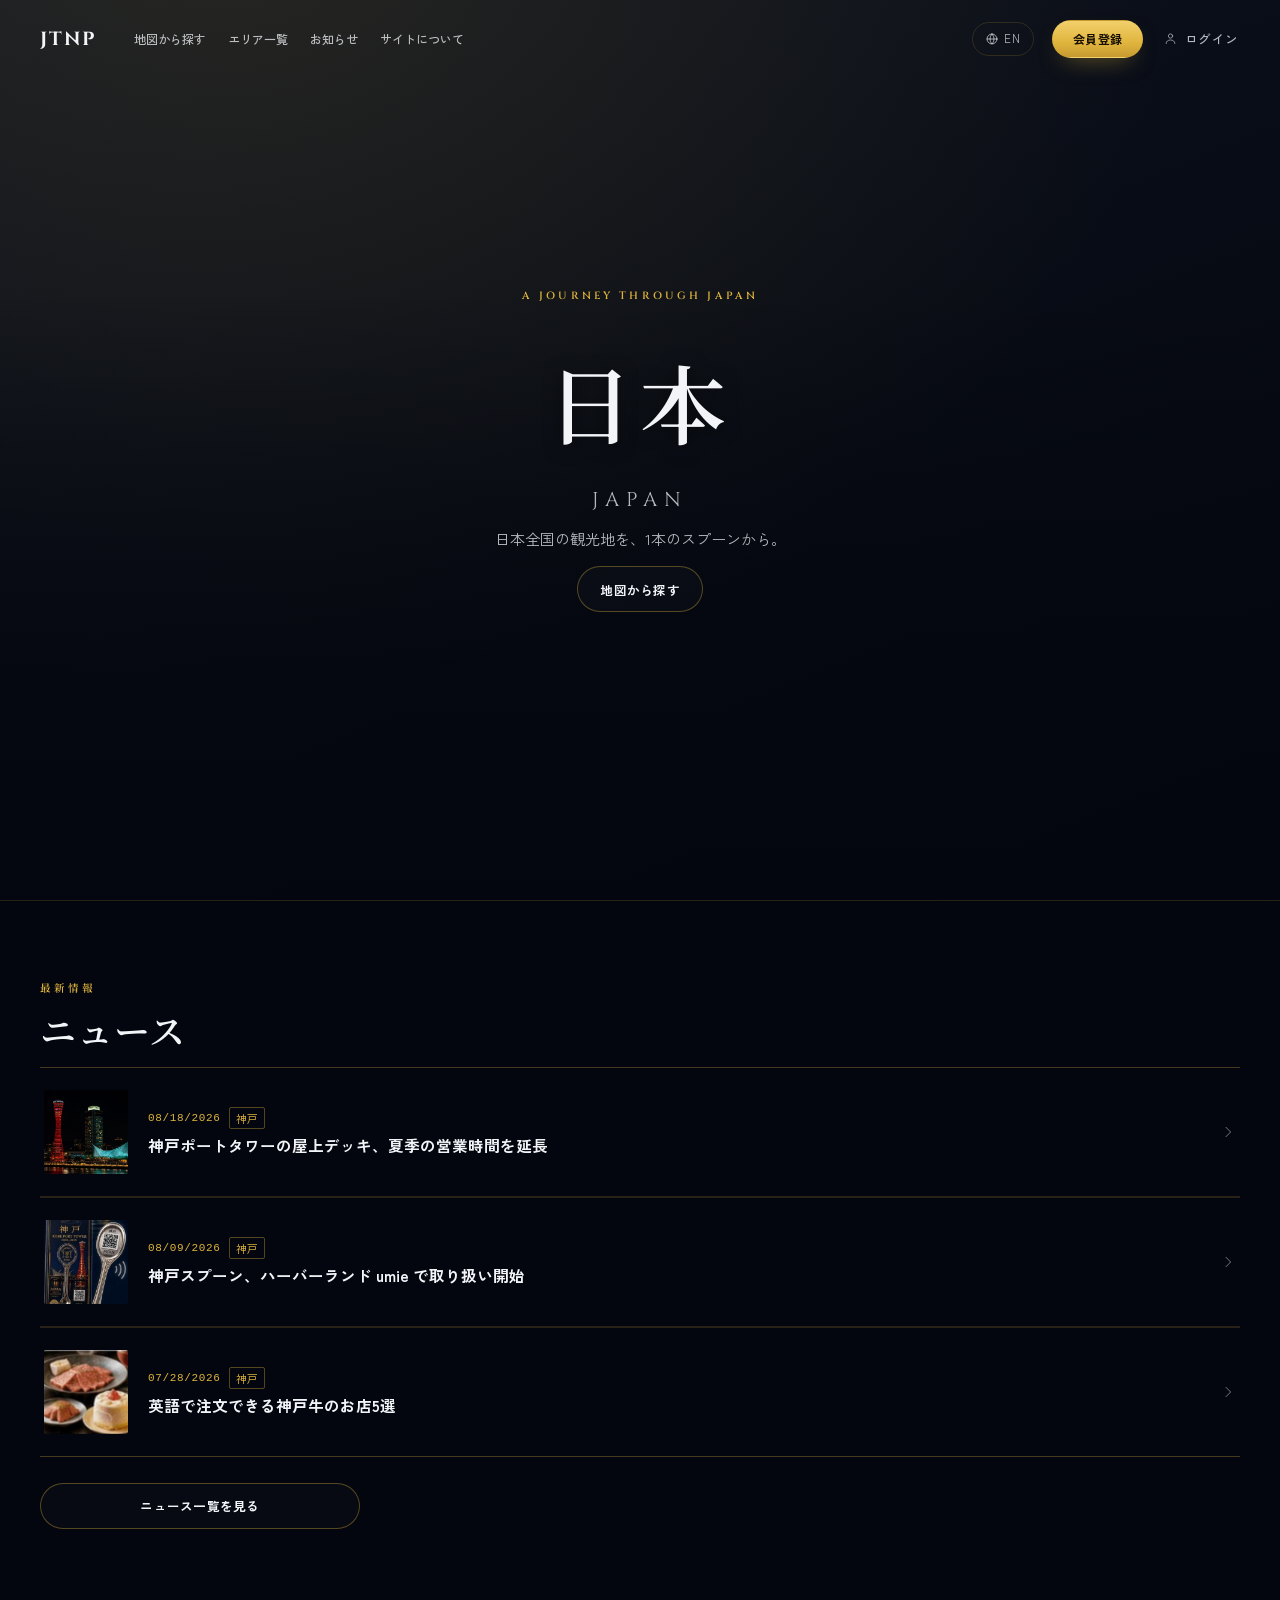
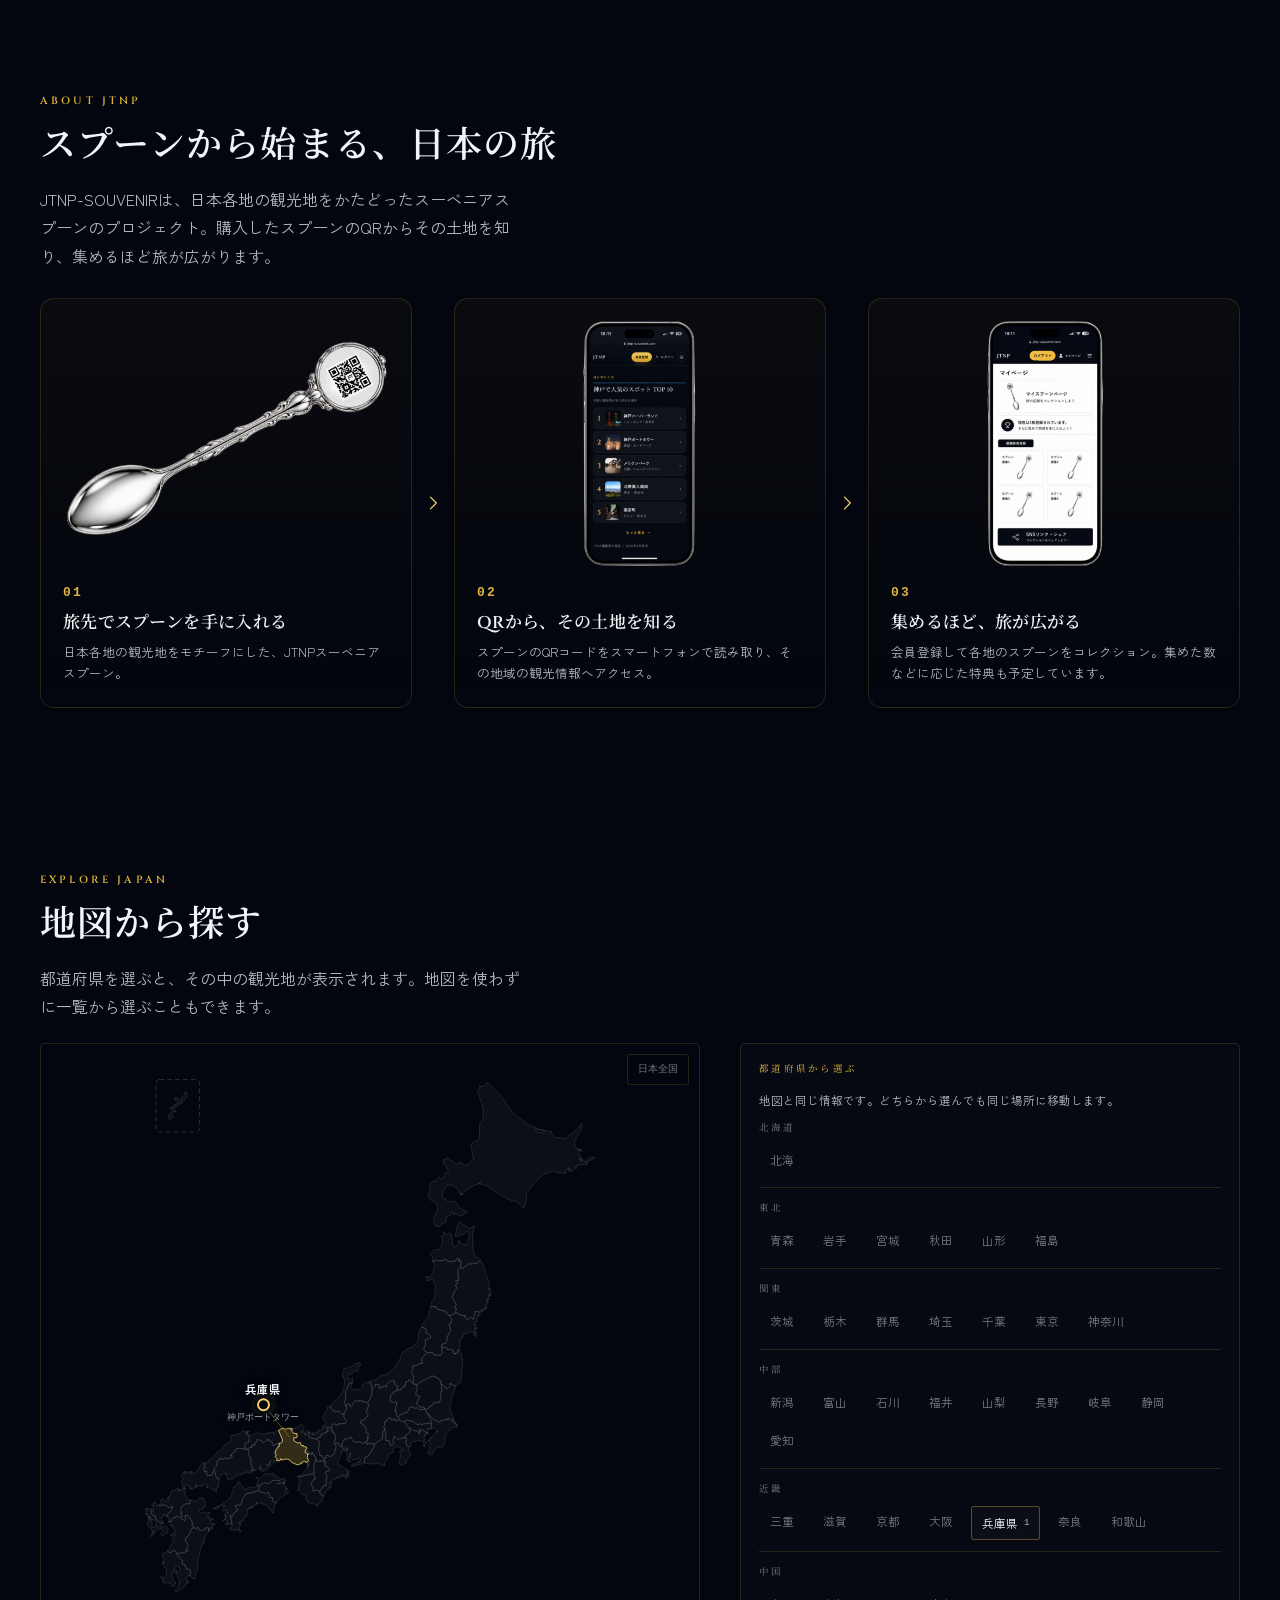
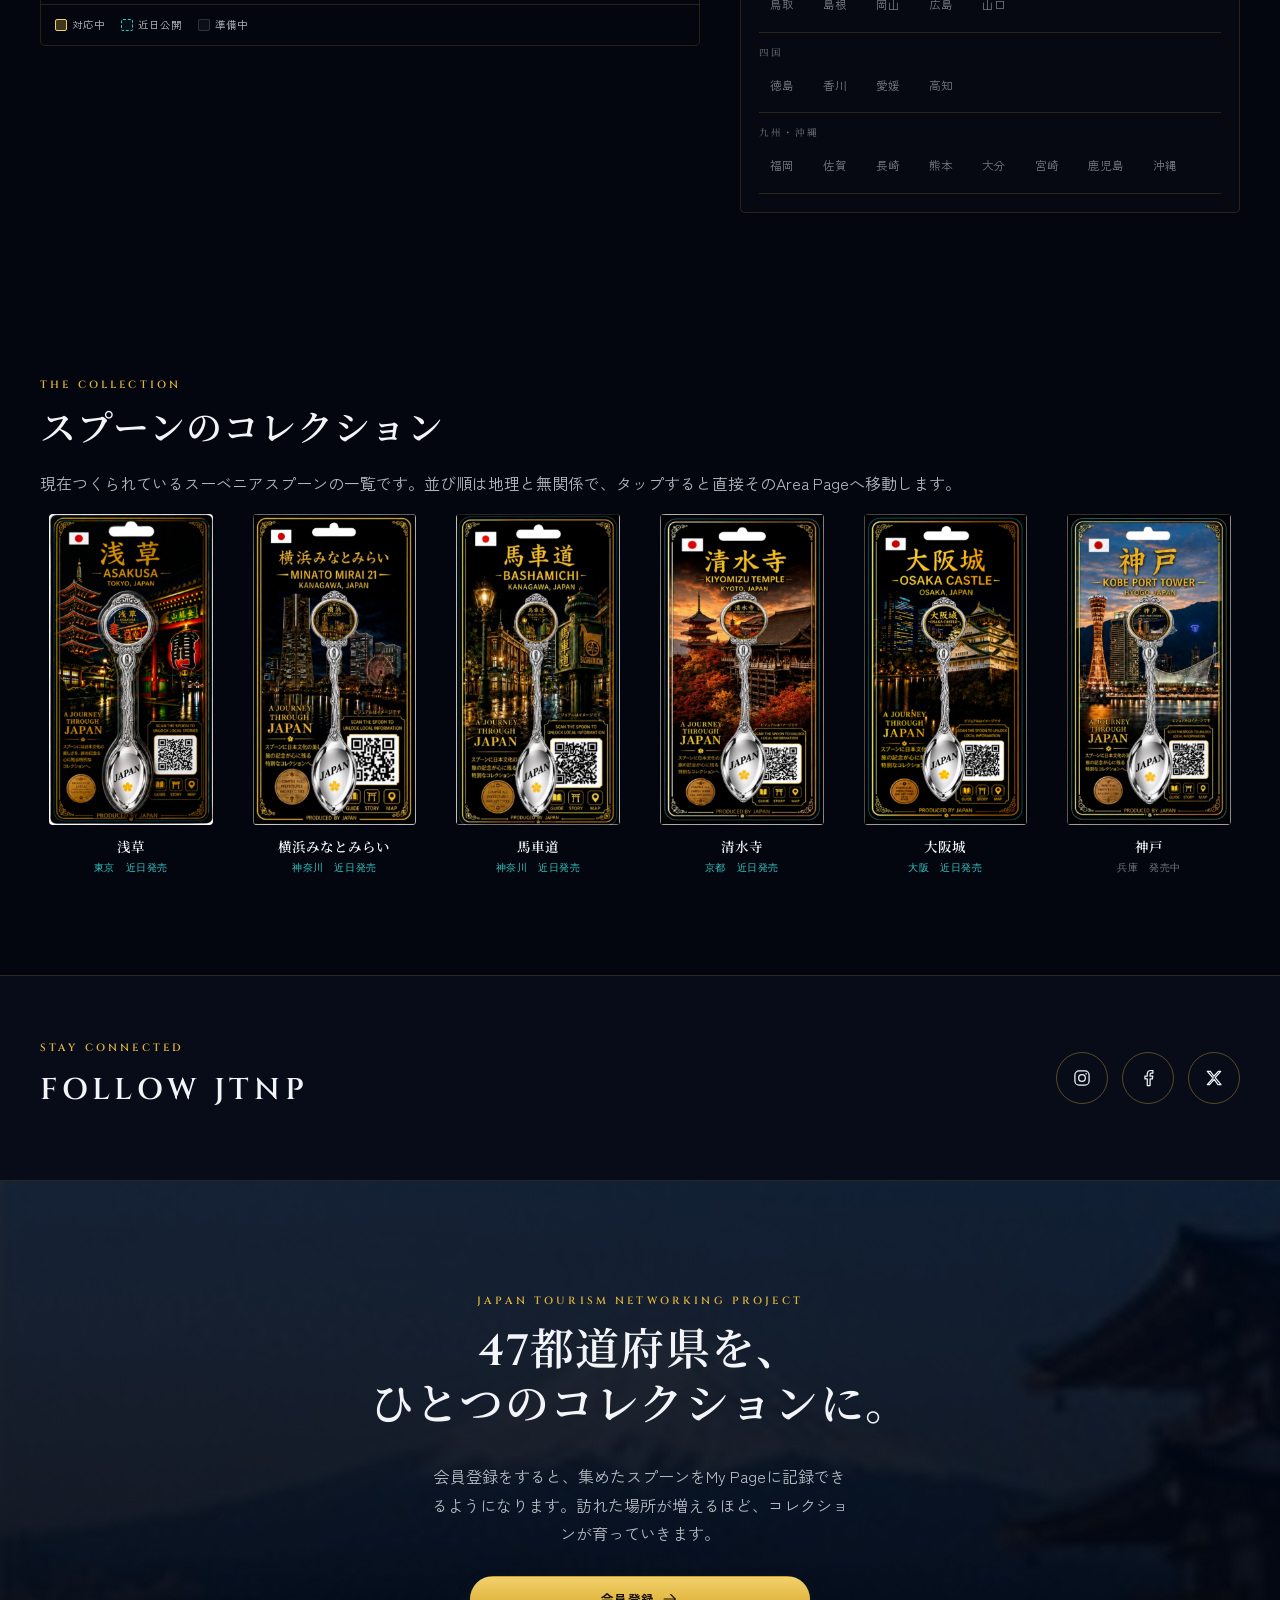
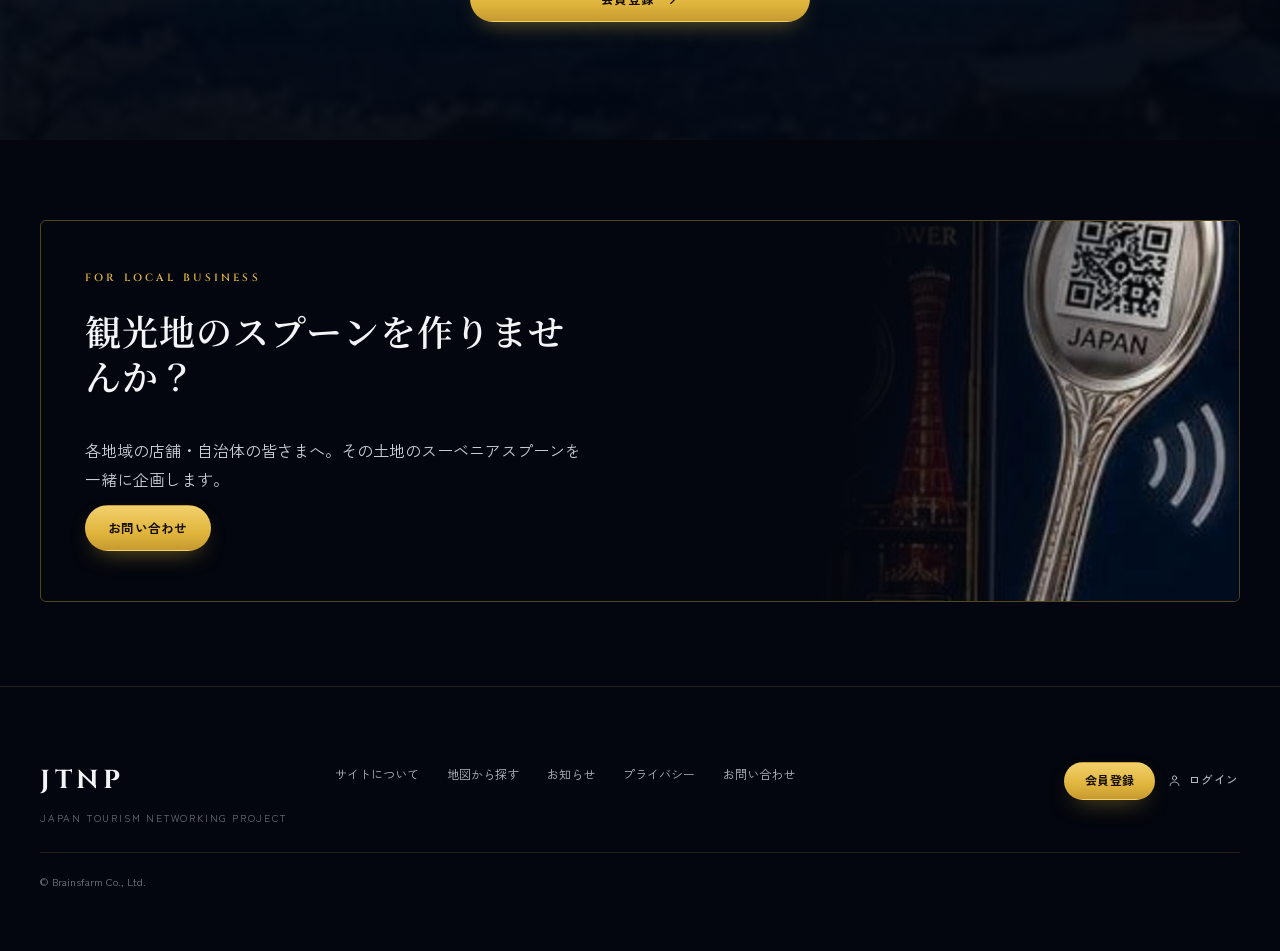
<file: index.html>
<!DOCTYPE html>
<html lang="ja">
<head>
<meta charset="UTF-8">
<meta name="viewport" content="width=device-width, initial-scale=1">
<title>JTNP HOME — Full-Page Prototype (YouTube HERO)</title>

<!--
  JTNP HOME — full-page standalone prototype
  =======================================================================
  STANDALONE PROTOTYPE ONLY. Not part of the WordPress theme, not wired
  into lightning-child, and WordPress production is NOT modified by this
  file in any way.

  Source of Truth (READ-ONLY, not modified):
    JTNP_Lightning_Child_0.9.20_wpml-final-live-test_20260905.zip
    Theme Version 0.9.20

  Design intent: reproduce the CURRENT HOME design (App Bar -> Hero ->
  News -> About(JTNP) -> Explore Japan -> Spoon Collection -> Official SNS
  -> Member CTA -> B2B -> Footer, front-page.php's own fixed section
  order) as exactly as a static page can, changing ONLY:

    1. HERO background -> full-screen YouTube video (id wGupxN7yHWI)
    2. App Bar over the HERO -> transparent, then the theme's own dark
       App Bar background once scrolled past the HERO

  Every other section's markup/classes below mirrors its PHP template in
  the Source of Truth 1:1 (template-parts/jtnp/*.php), styled by the
  THEME'S OWN, UNMODIFIED assets/css/jtnp-area.css + jtnp-national.css
  (copied verbatim into assets/css/ alongside this file) — nothing here
  re-implements or re-approximates that CSS. Only assets/css/hero-override.css
  is new, and it touches ONLY the two allowed HERO/App-Bar-over-HERO changes
  above; it must never restyle any other Global Component.

  Content is static sample copy taken from the Source of Truth's own PHP
  data functions (inc/jtnp-national-data.php, inc/jtnp-global-data.php,
  inc/jtnp-area-data.php, inc/jtnp-map-areas-seed.php,
  inc/jtnp-spoon-collection-seed.php) — the same strings/sample rows the
  real theme itself falls back to — never invented copy. No CMS/DB runs
  here, so anything WordPress would normally query live is this same
  static sample data instead.
-->

<link rel="stylesheet" href="https://fonts.googleapis.com/css2?family=Cinzel:wght@600;700&family=Noto+Serif+JP:wght@400;600;700&family=Zen+Kaku+Gothic+New:wght@400;500;700&display=swap">
<link rel="stylesheet" href="assets/css/jtnp-area.css">
<link rel="stylesheet" href="assets/css/jtnp-national.css">
<link rel="stylesheet" href="assets/css/hero-override.css">
</head>
<body class="jtnp-area-page">
<div class="jtnp-area" id="main" role="main">

  <!-- =====================================================================
       APP BAR — template-parts/jtnp/appbar.php, unmodified structure.
       ONLY the transparent(over Hero)->dark(on scroll) behaviour is new
       (hero-override.css + hero.js), per brief item 3.
       ===================================================================== -->
  <section class="blk jtnp-appbar-blk">
    <div class="appbar" data-jtnp-appbar>
      <div class="ab-left">
        <a class="jtnp" href="index.html" aria-label="JTNP ホーム">JTNP</a>
      </div>

      <ul class="ab-nav" id="jtnp-ab-nav" data-jtnp-nav>
        <li><a href="#jtnp-explore" data-jtnp-nav-link>地図から探す</a></li>
        <li><a href="#jtnp-collection" data-jtnp-nav-link>エリア一覧</a></li>
        <li><a href="#jtnp-news" data-jtnp-nav-link>お知らせ</a></li>
        <li><a href="#jtnp-about" data-jtnp-nav-link>サイトについて</a></li>
      </ul>

      <div class="ab-right">
        <!-- jtnp_the_language_button(): current language is Japanese, so the
             destination shown is the theme's own short label for English
             ("EN") plus the same inline globe SVG jtnp_globe_icon() renders.
             Link target is a dummy anchor in this prototype. -->
        <a class="ab-lang" href="#" hreflang="en" lang="en" rel="alternate" aria-label="EN に切り替える">
          <svg class="i" viewBox="0 0 24 24" width="14" height="14" fill="none" stroke="currentColor" stroke-width="1.5" stroke-linecap="round" stroke-linejoin="round" aria-hidden="true" focusable="false"><circle cx="12" cy="12" r="8.5"/><path d="M3.5 12h17"/><path d="M12 3.5c2.2 2.4 3.3 5.4 3.3 8.5S14.2 18.1 12 20.5c-2.2-2.4-3.3-5.4-3.3-8.5S9.8 5.9 12 3.5Z"/></svg>
          EN
        </a>

        <a class="btn primary sm ab-join" href="#">会員登録</a>

        <a class="btn text ab-login" href="#">
          <svg class="i" viewBox="0 0 24 24" width="15" height="15" fill="none" stroke="currentColor" stroke-width="1.5" stroke-linecap="round" stroke-linejoin="round" aria-hidden="true" focusable="false"><circle cx="12" cy="8" r="3.4"/><path d="M5 20c0-3.6 3.1-5.6 7-5.6s7 2 7 5.6"/></svg>
          ログイン
        </a>

        <button
          type="button"
          class="ab-navtoggle"
          data-jtnp-nav-toggle
          aria-expanded="false"
          aria-controls="jtnp-ab-nav"
          aria-label="メニューを開く"
          data-label-open="メニューを開く"
          data-label-close="メニューを閉じる"
        >
          <svg class="i" viewBox="0 0 24 24" width="20" height="20" fill="none" stroke="currentColor" stroke-width="1.5" stroke-linecap="round" stroke-linejoin="round" aria-hidden="true" focusable="false"><path d="M4 7h16"/><path d="M4 12h16"/><path d="M4 17h16"/></svg>
        </button>
      </div>
    </div>
  </section>

  <!-- =====================================================================
       HERO — template-parts/jtnp/national/hero.php's Slide 1 (JAPAN) text,
       DOM order and classes (.hs-slide/.hs-fade/.hs-text/.eyebrow/.hs-jp/
       .hs-en/.hs-lead/.hs-cta), with its background image replaced by the
       full-screen YouTube video per brief item 1. No slider/dots/swipe —
       this is the one allowed background change, not a new component.
       ===================================================================== -->
  <section class="blk jtnp-hero-blk jtnp-national-hero jtnp-hero-video-blk">
    <div class="hs-slides">
      <div class="hs-slide active hero-video-slide" data-hero>

        <!-- Fallback / poster layer: the theme's own "missing image" surface
             token (--jtnp-surf2, same as .jtnp-img-missing / .rimg's own
             empty background-color) since no Hero photo swap is in scope
             here — shown until the video is confirmed PLAYING, and again any
             time autoplay fails. -->
        <div class="hero-fallback" data-hero-fallback aria-hidden="true"></div>

        <!-- YouTube background video. IFrame Player API driven (assets/js/hero.js):
             created at opacity:0, faded in only after the Player API reports
             state PLAYING, so the visitor never sees YouTube's own initial
             play/pause/scrub control flash. pointer-events:none, controls=0,
             autoplay, mute, playsinline, loop via playlist=self. -->
        <div class="hero-video" data-hero-video aria-hidden="true">
          <div id="jtnp-hero-yt" data-hero-yt-mount></div>
        </div>

        <div class="hs-fade" aria-hidden="true"></div>

        <div class="hs-text">
          <p class="eyebrow">A Journey Through Japan</p>
          <h1 class="hs-jp">日本</h1>
          <p class="hs-en">JAPAN</p>
          <p class="hs-lead">日本全国の観光地を、1本のスプーンから。</p>
          <a class="btn hs-cta" href="#jtnp-explore">地図から探す</a>
        </div>
      </div>
    </div>
  </section>

  <!-- =====================================================================
       NEWS — template-parts/jtnp/news.php + news-item.php.
       National HOME copy (front-page.php's own $args) + jtnp_area_legacy_news()
       sample rows (inc/jtnp-area-data.php) as representative sample content,
       with the Area Badge slot shown (show_badge => true on the national top).
       ===================================================================== -->
  <section class="blk jtnp-news-blk" id="jtnp-news">
    <div class="sec sec-news">
      <p class="eyebrow">最新情報</p>
      <h2 class="sec-t">ニュース</h2>

      <div class="newslist">
        <a class="news" href="#">
          <img class="rimg nw-i" src="assets/images/content/kobe-night.jpg" alt="神戸ポートタワーの屋上デッキ、夏季の営業時間を延長" loading="lazy">
          <span class="nw-b">
            <span class="nw-d">
              <time datetime="2026-08-18">08/18/2026</time>
              <span class="nw-badge">神戸</span>
            </span>
            <b>神戸ポートタワーの屋上デッキ、夏季の営業時間を延長</b>
          </span>
          <span class="nw-a" aria-hidden="true"><svg class="i" viewBox="0 0 24 24" width="16" height="16" fill="none" stroke="currentColor" stroke-width="1.5" stroke-linecap="round" stroke-linejoin="round" aria-hidden="true" focusable="false"><path d="m9 5 7 7-7 7"/></svg></span>
        </a>
        <a class="news" href="#">
          <img class="rimg nw-i" src="assets/images/content/spoon.jpg" alt="神戸スプーン、ハーバーランド umie で取り扱い開始" loading="lazy">
          <span class="nw-b">
            <span class="nw-d">
              <time datetime="2026-08-09">08/09/2026</time>
              <span class="nw-badge">神戸</span>
            </span>
            <b>神戸スプーン、ハーバーランド umie で取り扱い開始</b>
          </span>
          <span class="nw-a" aria-hidden="true"><svg class="i" viewBox="0 0 24 24" width="16" height="16" fill="none" stroke="currentColor" stroke-width="1.5" stroke-linecap="round" stroke-linejoin="round" aria-hidden="true" focusable="false"><path d="m9 5 7 7-7 7"/></svg></span>
        </a>
        <a class="news" href="#">
          <img class="rimg nw-i" src="assets/images/content/gourmet.jpg" alt="英語で注文できる神戸牛のお店5選" loading="lazy">
          <span class="nw-b">
            <span class="nw-d">
              <time datetime="2026-07-28">07/28/2026</time>
              <span class="nw-badge">神戸</span>
            </span>
            <b>英語で注文できる神戸牛のお店5選</b>
          </span>
          <span class="nw-a" aria-hidden="true"><svg class="i" viewBox="0 0 24 24" width="16" height="16" fill="none" stroke="currentColor" stroke-width="1.5" stroke-linecap="round" stroke-linejoin="round" aria-hidden="true" focusable="false"><path d="m9 5 7 7-7 7"/></svg></span>
        </a>
      </div>

      <a class="btn ghost wide" href="#">ニュース一覧を見る</a>
    </div>
  </section>

  <!-- =====================================================================
       ABOUT JTNP — template-parts/jtnp/national/about.php's 3-step journey.
       ===================================================================== -->
  <section class="blk jtnp-national-about" id="jtnp-about">
    <div class="sec">
      <p class="eyebrow">About JTNP</p>
      <h2 class="sec-t">スプーンから始まる、日本の旅</h2>
      <p class="body about-lead">JTNP-SOUVENIRは、日本各地の観光地をかたどったスーベニアスプーンのプロジェクト。購入したスプーンのQRからその土地を知り、集めるほど旅が広がります。</p>

      <div class="journey">
        <article class="jstep jstep-buy">
          <div class="jstep-media">
            <img class="rimg" src="assets/images/about/about-step-01-spoon.png" width="1200" height="900" alt="QRコード付きJTNPスーベニアスプーン" loading="lazy" decoding="async">
          </div>
          <div class="jstep-body">
            <span class="jstep-no">01</span>
            <h3 class="jstep-t">旅先でスプーンを手に入れる</h3>
            <p class="jstep-d">日本各地の観光地をモチーフにした、JTNPスーベニアスプーン。</p>
          </div>
        </article>
        <div class="jstep-arrow" aria-hidden="true"><svg class="i" viewBox="0 0 24 24" width="20" height="20" fill="none" stroke="currentColor" stroke-width="1.5" stroke-linecap="round" stroke-linejoin="round" aria-hidden="true" focusable="false"><path d="m5 9 7 7 7-7"/></svg></div>

        <article class="jstep jstep-scan">
          <div class="jstep-media">
            <img class="rimg" src="assets/images/about/about-step-02-discover.png" width="1200" height="900" alt="QRコードから表示される神戸観光ページ" loading="lazy" decoding="async">
          </div>
          <div class="jstep-body">
            <span class="jstep-no">02</span>
            <h3 class="jstep-t">QRから、その土地を知る</h3>
            <p class="jstep-d">スプーンのQRコードをスマートフォンで読み取り、その地域の観光情報へアクセス。</p>
          </div>
        </article>
        <div class="jstep-arrow" aria-hidden="true"><svg class="i" viewBox="0 0 24 24" width="20" height="20" fill="none" stroke="currentColor" stroke-width="1.5" stroke-linecap="round" stroke-linejoin="round" aria-hidden="true" focusable="false"><path d="m5 9 7 7 7-7"/></svg></div>

        <article class="jstep jstep-collect">
          <div class="jstep-media">
            <img class="rimg" src="assets/images/about/about-step-03-collect.png" width="1200" height="900" alt="スプーンコレクションのマイページ" loading="lazy" decoding="async">
          </div>
          <div class="jstep-body">
            <span class="jstep-no">03</span>
            <h3 class="jstep-t">集めるほど、旅が広がる</h3>
            <p class="jstep-d">会員登録して各地のスプーンをコレクション。集めた数などに応じた特典も予定しています。</p>
          </div>
        </article>
      </div>
    </div>
  </section>

  <!-- =====================================================================
       EXPLORE JAPAN — template-parts/jtnp/explore.php. PHP-rendered static
       chrome only; assets/js/jtnp-map-data.js (untouched geometry) +
       assets/js/jtnp-explore-map.js (untouched interaction) +
       assets/js/jtnp-map-cms-seed.js (this prototype's static stand-in for
       the live jtnp_map_area CPT query) build the MAP/pins/Prefecture
       Selector/Area cards exactly as production does.
       ===================================================================== -->
  <section class="blk jtnp-explore-blk" id="jtnp-explore">
    <div class="sec">
      <p class="eyebrow">Explore Japan</p>
      <h2 class="sec-t">地図から探す</h2>
      <p class="body explore-lead">都道府県を選ぶと、その中の観光地が表示されます。地図を使わずに一覧から選ぶこともできます。</p>

      <div class="wf-ex" data-jtnp-explore>
        <div class="mapwrap" data-st="japan" data-jtnp-mapwrap>
          <div class="mapstage">
            <div class="mapbar">
              <button class="backbtn" type="button" data-jtnp-back>← 日本全国へ戻る</button>
              <span class="crumb" data-jtnp-crumb>日本全国</span>
            </div>
            <svg data-jtnp-map viewBox="0 0 100 100" role="img" aria-label="日本地図。都道府県を選択できます。"></svg>
            <div class="pinlayer" data-jtnp-pins></div>
          </div>
          <div class="legend">
            <span><i class="lg-on"></i>対応中</span>
            <span><i class="lg-soon"></i>近日公開</span>
            <span><i class="lg-off"></i>準備中</span>
          </div>
        </div>

        <div class="panel">
          <div data-jtnp-s0>
            <p class="sublab">都道府県から選ぶ</p>
            <p class="body" style="font-size:11.5px;margin:4px 0 10px">地図と同じ情報です。どちらから選んでも同じ場所に移動します。</p>
            <div class="rail" data-jtnp-rail></div>
            <div class="acc" data-jtnp-acc>
              <b role="button" tabindex="0" aria-expanded="false" data-jtnp-acc-toggle>すべての都道府県を見る<span aria-hidden="true">＋</span></b>
              <div class="reglist" data-jtnp-reglist></div>
            </div>
          </div>

          <div data-jtnp-s1 hidden>
            <p class="sublab" data-jtnp-s1lab>Areas</p>
            <div class="areahead">
              <h4 data-jtnp-s1name></h4>
              <span class="cnt" data-jtnp-s1cnt></span>
            </div>
            <div class="acards" data-jtnp-acards></div>
            <div class="empty" data-jtnp-empty hidden>
              <b>エリアは準備中です</b>
              この都道府県の観光地ページは、公開の準備を進めています。
            </div>

            <div class="prev" data-jtnp-prev>
              <div class="ph" data-jtnp-prevphoto></div>
              <p class="pt" data-jtnp-prevjp></p>
              <p class="pe" data-jtnp-preven></p>
              <div class="prow2">
                <a class="btn sm primary disabled" data-jtnp-prevlink aria-disabled="true">このエリアを見る →</a>
                <span class="btn sm" data-jtnp-prevclose role="button" tabindex="0">閉じる</span>
              </div>
            </div>
          </div>
        </div>
      </div>
    </div>
  </section>

  <!-- =====================================================================
       SPOON COLLECTION — template-parts/jtnp/collection.php.
       6 published rows, ported verbatim from inc/jtnp-spoon-collection-seed.php's
       jtnp_spoon_seed_v1_data(). Never current on the national top
       (jtnp_spoon_is_current_area() is always false there).
       ===================================================================== -->
  <section class="blk jtnp-collection-blk" id="jtnp-collection">
    <div class="sec">
      <p class="eyebrow">The Collection</p>
      <h2 class="sec-t">スプーンのコレクション</h2>
      <p class="body">現在つくられているスーベニアスプーンの一覧です。並び順は地理と無関係で、タップすると直接そのArea Pageへ移動します。</p>

      <div class="spoonc-list">
        <a class="spoonc-card soon" href="#">
          <span class="spoonc-media"><img class="rimg spoonc-img" src="assets/images/content/spoon-asakusa.png" alt="浅草 JTNP スプーン" loading="lazy"></span>
          <span class="spoonc-body"><b class="spoonc-name">浅草</b><small class="spoonc-sub">東京　近日発売</small></span>
        </a>
        <a class="spoonc-card soon" href="#">
          <span class="spoonc-media"><img class="rimg spoonc-img" src="assets/images/content/spoon-yokohama-minatomirai.png" alt="横浜みなとみらい JTNP スプーン" loading="lazy"></span>
          <span class="spoonc-body"><b class="spoonc-name">横浜みなとみらい</b><small class="spoonc-sub">神奈川　近日発売</small></span>
        </a>
        <a class="spoonc-card soon" href="#">
          <span class="spoonc-media"><img class="rimg spoonc-img" src="assets/images/content/spoon-bashamichi.png" alt="馬車道 JTNP スプーン" loading="lazy"></span>
          <span class="spoonc-body"><b class="spoonc-name">馬車道</b><small class="spoonc-sub">神奈川　近日発売</small></span>
        </a>
        <a class="spoonc-card soon" href="#">
          <span class="spoonc-media"><img class="rimg spoonc-img" src="assets/images/content/spoon-kiyomizu.png" alt="清水寺 JTNP スプーン" loading="lazy"></span>
          <span class="spoonc-body"><b class="spoonc-name">清水寺</b><small class="spoonc-sub">京都　近日発売</small></span>
        </a>
        <a class="spoonc-card soon" href="#">
          <span class="spoonc-media"><img class="rimg spoonc-img" src="assets/images/content/spoon-osaka-castle.png" alt="大阪城 JTNP スプーン" loading="lazy"></span>
          <span class="spoonc-body"><b class="spoonc-name">大阪城</b><small class="spoonc-sub">大阪　近日発売</small></span>
        </a>
        <a class="spoonc-card" href="kobe-area-preview.html">
          <span class="spoonc-media"><img class="rimg spoonc-img" src="assets/images/content/spoon-kobe.png" alt="神戸 JTNP スプーン" loading="lazy"></span>
          <span class="spoonc-body"><b class="spoonc-name">神戸</b><small class="spoonc-sub">兵庫　発売中</small></span>
        </a>
      </div>
    </div>
  </section>

  <!-- =====================================================================
       OFFICIAL SNS — template-parts/jtnp/sns.php.
       ===================================================================== -->
  <section class="blk jtnp-sns-blk">
    <div class="sec snssec">
      <p class="eyebrow">Stay Connected</p>
      <p class="sns-t">Follow JTNP</p>
      <div class="snsrow">
        <a class="sns" href="https://www.instagram.com/jtnp_souvenir/" target="_blank" rel="noopener noreferrer" aria-label="Instagram でJTNPをフォロー">
          <svg class="i" viewBox="0 0 24 24" width="20" height="20" fill="none" stroke="currentColor" stroke-width="1.5" stroke-linejoin="round" aria-hidden="true" focusable="false"><rect x="3.5" y="3.5" width="17" height="17" rx="5"/><circle cx="12" cy="12" r="4"/><circle cx="17" cy="7" r="1" fill="currentColor" stroke="none"/></svg>
        </a>
        <a class="sns" href="https://www.facebook.com/61593997073890" target="_blank" rel="noopener noreferrer" aria-label="Facebook でJTNPをフォロー">
          <svg class="i" viewBox="0 0 24 24" width="20" height="20" fill="none" stroke="currentColor" stroke-width="1.5" stroke-linejoin="round" aria-hidden="true" focusable="false"><path d="M14.5 21v-8h2.7l.5-3.2h-3.2V7.7c0-.9.3-1.6 1.7-1.6h1.7V3.2A22 22 0 0 0 15.3 3c-2.5 0-4.2 1.5-4.2 4.3v2.5H8.3V13h2.8v8Z"/></svg>
        </a>
        <a class="sns" href="https://x.com/jtnp_souvenir" target="_blank" rel="noopener noreferrer" aria-label="X でJTNPをフォロー">
          <svg class="i" viewBox="0 0 24 24" width="20" height="20" fill="none" stroke="currentColor" stroke-width="1.5" stroke-linejoin="round" aria-hidden="true" focusable="false"><path d="M4 4h3.6l4.3 5.9L17.2 4H20l-6.6 7.6L20.4 20h-3.6l-4.6-6.3L6.6 20H4l7-8Z"/></svg>
        </a>
      </div>
    </div>
  </section>

  <!-- =====================================================================
       MEMBER / COLLECTION CTA — template-parts/jtnp/member.php.
       ===================================================================== -->
  <section class="blk jtnp-member-blk" id="jtnp-member">
    <div class="japan">
      <img class="rimg jp-img" src="assets/images/content/fuji.jpg" alt="Mount Fuji, symbolic of nationwide Japan" loading="lazy">
      <div class="jp-b">
        <p class="eyebrow gold">Japan Tourism Networking Project</p>
        <h2 class="jp-t">47都道府県を、<br>ひとつのコレクションに。</h2>
        <p class="body" style="max-width:52ch;margin-left:auto;margin-right:auto">会員登録をすると、集めたスプーンをMy Pageに記録できるようになります。訪れた場所が増えるほど、コレクションが育っていきます。</p>
        <a class="btn primary wide" href="#">会員登録 <svg class="i" viewBox="0 0 24 24" width="18" height="18" fill="none" stroke="currentColor" stroke-width="1.5" stroke-linecap="round" stroke-linejoin="round" aria-hidden="true" focusable="false"><path d="M4 12h15"/><path d="m13 6 6 6-6 6"/></svg></a>
      </div>
    </div>
  </section>

  <!-- =====================================================================
       B2B — template-parts/jtnp/national/b2b.php.
       ===================================================================== -->
  <section class="blk jtnp-national-b2b">
    <div class="sec">
      <div class="b2b">
        <div class="b2b-bg">
          <img class="rimg b2b-img" src="assets/images/content/spoon.jpg" alt="その土地のスーベニアスプーンを一緒につくる様子" loading="lazy">
          <div class="b2b-overlay" aria-hidden="true"></div>
        </div>
        <div class="b2b-body">
          <p class="eyebrow">For Local Business</p>
          <h2 class="sec-t" style="margin-bottom:5px">観光地のスプーンを作りませんか？</h2>
          <p class="body">各地域の店舗・自治体の皆さまへ。その土地のスーベニアスプーンを一緒に企画します。</p>
          <a class="btn primary" href="#">お問い合わせ</a>
        </div>
      </div>
    </div>
  </section>

  <!-- =====================================================================
       FOOTER — template-parts/jtnp/footer.php.
       ===================================================================== -->
  <section class="blk jtnp-footer-blk">
    <div class="footer">
      <p class="ft-logo"><a class="ft-logo-link" href="index.html" aria-label="JTNP ホーム">JTNP</a></p>
      <p class="ft-sub">Japan Tourism Networking Project</p>

      <div class="ft-links">
        <a class="ft-link" href="#jtnp-about">サイトについて</a>
        <a class="ft-link" href="#jtnp-explore">地図から探す</a>
        <a class="ft-link" href="#jtnp-news">お知らせ</a>
        <span class="ft-link">プライバシー</span>
        <span class="ft-link">お問い合わせ</span>
      </div>

      <div class="ft-login">
        <a class="btn primary sm ft-join" href="#">会員登録</a>
        <a class="btn text ft-loginlink" href="#">
          <svg class="i" viewBox="0 0 24 24" width="15" height="15" fill="none" stroke="currentColor" stroke-width="1.5" stroke-linecap="round" stroke-linejoin="round" aria-hidden="true" focusable="false"><circle cx="12" cy="8" r="3.4"/><path d="M5 20c0-3.6 3.1-5.6 7-5.6s7 2 7 5.6"/></svg>
          ログイン
        </a>
      </div>

      <p class="ft-c">&copy; Brainsfarm Co., Ltd.</p>
    </div>
  </section>

</div><!-- [ /.jtnp-area ] -->

<script src="assets/js/jtnp-appbar.js"></script>
<script src="assets/js/jtnp-area.js"></script>
<script src="assets/js/jtnp-map-data.js"></script>
<script src="assets/js/jtnp-map-cms-seed.js"></script>
<script src="assets/js/jtnp-explore-map.js"></script>
<script src="assets/js/hero.js"></script>
</body>
</html>
</file>
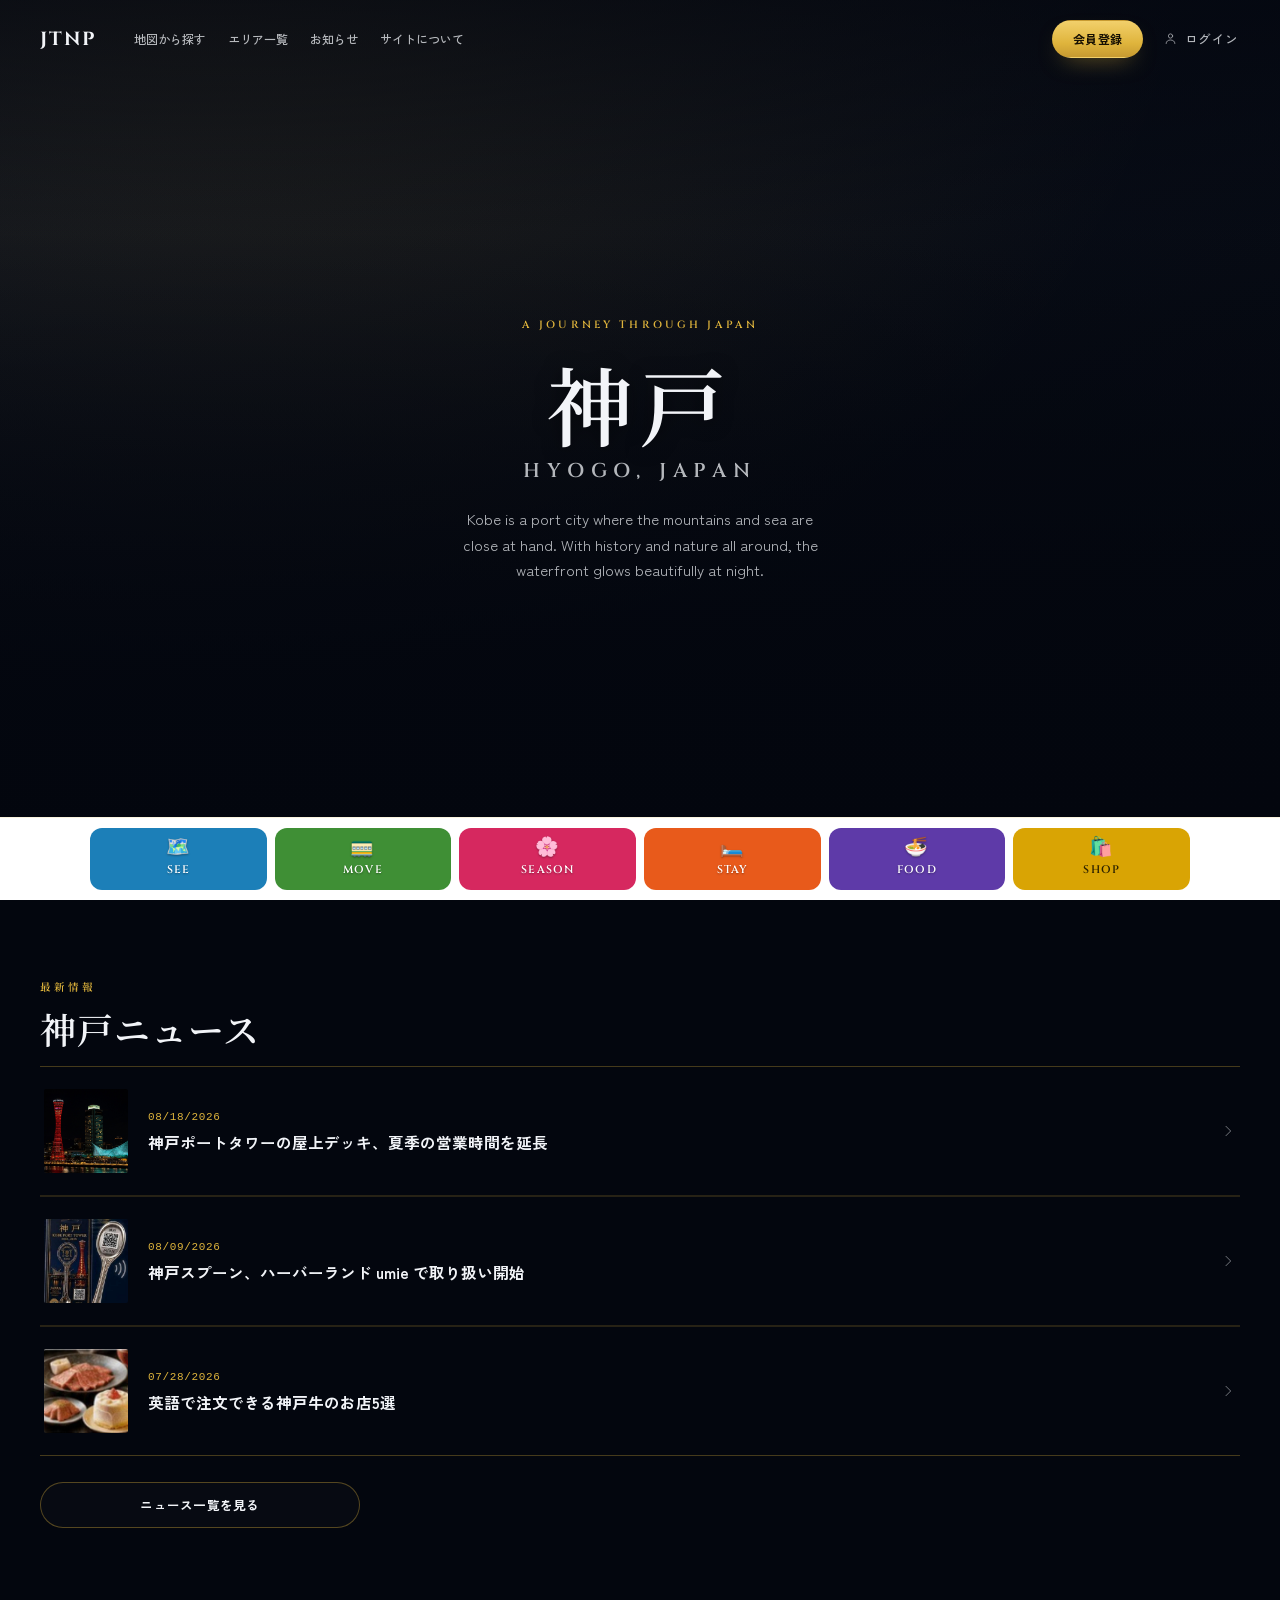
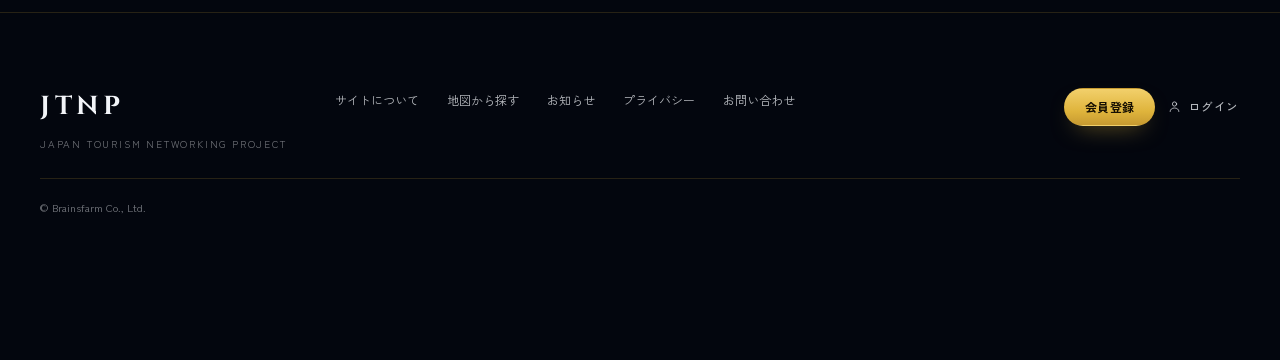
<file: kobe-iframe-test/index.html>
<!DOCTYPE html>
<html lang="ja">
<head>
<meta charset="UTF-8">
<meta name="viewport" content="width=device-width, initial-scale=1">
<title>JTNP KOBE — iframe Navigation Prototype (検証用)</title>

<!--
  /kobe-iframe-test/ — KOBE iframe navigation prototype, ENTRY PAGE.
  =======================================================================
  STANDALONE VERIFICATION PROTOTYPE ONLY. This page and its 6 sibling
  category pages (see/, move/, season/, stay/, food/, shop/) test whether
  the "bottom fixed 6-menu -> external site inside an iframe" navigation
  design (proposed by Yoshida-san) actually works across PC/Tablet/
  Smartphone on GitHub Pages. It is NOT a WordPress implementation and is
  completely separate from:
    - WordPress production
    - JTNP_Kobe_WP_Migration repo
    - the existing HOME prototype (../index.html)
    - the existing KOBE prototype (../kobe/index.html)
  None of those are modified by these files. This page only ADDS new files
  under /kobe-iframe-test/.

  Reused, unmodified, from the existing KOBE prototype (Source of Truth for
  visual design per this task's brief):
    - APP BAR markup + ../assets/css/jtnp-area.css + ../assets/js/jtnp-appbar.js
    - HERO markup/video/text + ../assets/css/kobe-hero-override.css +
      ../assets/js/kobe-hero.js (same YouTube-background HERO ../kobe/ uses)
    - AREA NEWS ("神戸ニュース") markup, reused verbatim from ../kobe/index.html
      (same heading, card design, data, images, responsive behaviour) —
      styled entirely by the shared ../assets/css/jtnp-area.css, nothing
      duplicated here.
    - FOOTER markup + ../assets/css/jtnp-area.css

  7-page structure (this task's brief, superseding the earlier single-page
  "6 categories inside one iframe section" prototype):
    /kobe-iframe-test/         <- this page: App Bar, HERO, 神戸ニュース, Footer.
                                  No iframe here.
    /kobe-iframe-test/see/     <- App Bar, iframe (SEE), note + external
    /kobe-iframe-test/move/       link, Footer. No HERO, no 神戸ニュース.
    /kobe-iframe-test/season/
    /kobe-iframe-test/stay/
    /kobe-iframe-test/food/
    /kobe-iframe-test/shop/

  The bottom FIXED 6-menu (css/kobe-iframe-test.css + js/kobe-iframe-test.js)
  is shared by all 7 pages and is now plain internal navigation to the 6
  detail pages above — it no longer swaps an iframe's src on this same page.
  Always visible, fixed to the bottom of the viewport, from page load
  through every section including HERO.

  Confirmed 6-menu destinations (final spec, overrides anything shown in the
  reference PDF "QRコードサイトイメージ.pdf" — that PDF is layout/flow reference
  only, not the Source of Truth for labels/URLs). Each destination page shows
  exactly one external site in an iframe:
    SEE    -> see/    -> https://www.hyogo-tourism.jp/world/
    MOVE   -> move/   -> https://www.hyogo-tourism.jp/world/access/
    SEASON -> season/ -> https://www.hyogo-tourism.jp/world/feature/
    STAY   -> stay/   -> https://www.j-hotel.or.jp/en/?wonv=en
    FOOD   -> food/   -> https://savorjapan.com/
    SHOP   -> shop/   -> https://kansaionepass.com/en/
-->

<link rel="stylesheet" href="https://fonts.googleapis.com/css2?family=Cinzel:wght@600;700&family=Noto+Serif+JP:wght@400;600;700&family=Zen+Kaku+Gothic+New:wght@400;500;700&display=swap">
<link rel="stylesheet" href="../assets/css/jtnp-area.css">
<link rel="stylesheet" href="../assets/css/kobe-hero-override.css">
<link rel="stylesheet" href="css/kobe-iframe-test.css">
</head>
<body class="jtnp-area-page">
<div class="jtnp-area" id="main" role="main">

  <!-- =====================================================================
       APP BAR — reused verbatim from ../kobe/index.html (unmodified file).
       Nav links point at the real KOBE prototype's own sections/anchors
       since this verification page does not include those sections itself.
       ===================================================================== -->
  <section class="blk jtnp-appbar-blk">
    <div class="appbar" data-jtnp-appbar>
      <div class="ab-left">
        <a class="jtnp" href="../index.html" aria-label="JTNP ホーム">JTNP</a>
      </div>

      <ul class="ab-nav" id="jtnp-ab-nav" data-jtnp-nav>
        <li><a href="../kobe/index.html#jtnp-explore" data-jtnp-nav-link>地図から探す</a></li>
        <li><a href="../kobe/index.html#jtnp-collection" data-jtnp-nav-link>エリア一覧</a></li>
        <li><a href="../kobe/index.html#jtnp-news" data-jtnp-nav-link>お知らせ</a></li>
        <li><a href="../index.html#jtnp-about" data-jtnp-nav-link>サイトについて</a></li>
      </ul>

      <div class="ab-right">
        <a class="btn primary sm ab-join" href="#">会員登録</a>

        <a class="btn text ab-login" href="#">
          <svg class="i" viewBox="0 0 24 24" width="15" height="15" fill="none" stroke="currentColor" stroke-width="1.5" stroke-linecap="round" stroke-linejoin="round" aria-hidden="true" focusable="false"><circle cx="12" cy="8" r="3.4"/><path d="M5 20c0-3.6 3.1-5.6 7-5.6s7 2 7 5.6"/></svg>
          ログイン
        </a>

        <button
          type="button"
          class="ab-navtoggle"
          data-jtnp-nav-toggle
          aria-expanded="false"
          aria-controls="jtnp-ab-nav"
          aria-label="メニューを開く"
          data-label-open="メニューを開く"
          data-label-close="メニューを閉じる"
        >
          <svg class="i" viewBox="0 0 24 24" width="20" height="20" fill="none" stroke="currentColor" stroke-width="1.5" stroke-linecap="round" stroke-linejoin="round" aria-hidden="true" focusable="false"><path d="M4 7h16"/><path d="M4 12h16"/><path d="M4 17h16"/></svg>
        </button>
      </div>
    </div>
  </section>

  <!-- =====================================================================
       HERO — reused verbatim from ../kobe/index.html (same video/text/CSS/
       JS). Not modified for this task; only the scrollcue target changes
       (-> the 神戸ニュース section below, since this page has no Landmark
       section).
       ===================================================================== -->
  <section class="blk jtnp-hero-blk jtnp-kobe-hero-blk" id="kit-hero">
    <div class="hero" data-hero>
      <div class="hero-fallback" data-hero-fallback aria-hidden="true"></div>

      <div class="hero-video" data-hero-video aria-hidden="true">
        <div id="jtnp-kobe-hero-yt" data-hero-yt-mount></div>
      </div>

      <div class="hero-frame" aria-hidden="true"></div>

      <div class="hero-body">
        <p class="eyebrow gold">A Journey Through Japan</p>
        <p class="khero-title">神戸</p>
        <p class="khero-region">HYOGO, JAPAN</p>
        <p class="khero-lead">Kobe is a port city where the mountains and sea are close at hand. With history and nature all around, the waterfront glows beautifully at night.</p>
      </div>

      <a class="scrollcue" href="#jtnp-news">
        <span>神戸を知る</span>
        <i></i>
      </a>
    </div>
  </section>

  <!-- =====================================================================
       AREA NEWS ("神戸ニュース") — reused verbatim from ../kobe/index.html
       (template-parts/jtnp/news.php + news-item.php; same heading, card
       design, data and images). Replaces the old iframe section: the entry
       page shows no iframe at all. Styled entirely by the shared
       ../assets/css/jtnp-area.css, nothing added here.
       ===================================================================== -->
  <section class="blk jtnp-news-blk" id="jtnp-news">
    <div class="sec sec-news">
      <p class="eyebrow">最新情報</p>
      <h2 class="sec-t">神戸ニュース</h2>

      <div class="newslist">
        <a class="news" href="#">
          <img class="rimg nw-i" src="../assets/images/content/kobe-night.jpg" alt="神戸ポートタワーの屋上デッキ、夏季の営業時間を延長" loading="lazy">
          <span class="nw-b">
            <span class="nw-d">
              <time datetime="2026-08-18">08/18/2026</time>
            </span>
            <b>神戸ポートタワーの屋上デッキ、夏季の営業時間を延長</b>
          </span>
          <span class="nw-a" aria-hidden="true"><svg class="i" viewBox="0 0 24 24" width="16" height="16" fill="none" stroke="currentColor" stroke-width="1.5" stroke-linecap="round" stroke-linejoin="round" aria-hidden="true" focusable="false"><path d="m9 5 7 7-7 7"/></svg></span>
        </a>
        <a class="news" href="#">
          <img class="rimg nw-i" src="../assets/images/content/spoon.jpg" alt="神戸スプーン、ハーバーランド umie で取り扱い開始" loading="lazy">
          <span class="nw-b">
            <span class="nw-d">
              <time datetime="2026-08-09">08/09/2026</time>
            </span>
            <b>神戸スプーン、ハーバーランド umie で取り扱い開始</b>
          </span>
          <span class="nw-a" aria-hidden="true"><svg class="i" viewBox="0 0 24 24" width="16" height="16" fill="none" stroke="currentColor" stroke-width="1.5" stroke-linecap="round" stroke-linejoin="round" aria-hidden="true" focusable="false"><path d="m9 5 7 7-7 7"/></svg></span>
        </a>
        <a class="news" href="#">
          <img class="rimg nw-i" src="../assets/images/content/gourmet.jpg" alt="英語で注文できる神戸牛のお店5選" loading="lazy">
          <span class="nw-b">
            <span class="nw-d">
              <time datetime="2026-07-28">07/28/2026</time>
            </span>
            <b>英語で注文できる神戸牛のお店5選</b>
          </span>
          <span class="nw-a" aria-hidden="true"><svg class="i" viewBox="0 0 24 24" width="16" height="16" fill="none" stroke="currentColor" stroke-width="1.5" stroke-linecap="round" stroke-linejoin="round" aria-hidden="true" focusable="false"><path d="m9 5 7 7-7 7"/></svg></span>
        </a>
      </div>

      <a class="btn ghost wide" href="#">ニュース一覧を見る</a>
    </div>
  </section>

  <!-- =====================================================================
       FOOTER — reused verbatim from ../kobe/index.html.
       ===================================================================== -->
  <section class="blk jtnp-footer-blk">
    <div class="footer">
      <p class="ft-logo"><a class="ft-logo-link" href="../index.html" aria-label="JTNP ホーム">JTNP</a></p>
      <p class="ft-sub">Japan Tourism Networking Project</p>

      <div class="ft-links">
        <a class="ft-link" href="../index.html#jtnp-about">サイトについて</a>
        <a class="ft-link" href="../kobe/index.html#jtnp-explore">地図から探す</a>
        <a class="ft-link" href="../kobe/index.html#jtnp-news">お知らせ</a>
        <span class="ft-link">プライバシー</span>
        <span class="ft-link">お問い合わせ</span>
      </div>

      <div class="ft-login">
        <a class="btn primary sm ft-join" href="#">会員登録</a>
        <a class="btn text ft-loginlink" href="#">
          <svg class="i" viewBox="0 0 24 24" width="15" height="15" fill="none" stroke="currentColor" stroke-width="1.5" stroke-linecap="round" stroke-linejoin="round" aria-hidden="true" focusable="false"><circle cx="12" cy="8" r="3.4"/><path d="M5 20c0-3.6 3.1-5.6 7-5.6s7 2 7 5.6"/></svg>
          ログイン
        </a>
      </div>

      <p class="ft-c">&copy; Brainsfarm Co., Ltd.</p>
    </div>
  </section>

</div><!-- [ /.jtnp-area ] -->

<!-- =========================================================================
     BOTTOM FIXED 6-MENU. Plain internal navigation to the 6 category detail
     pages (no in-page iframe src switching, no open/close control, no
     HERO-based show/hide) — always visible, fixed to the bottom of the
     viewport, for the entire page. No category is "active" on this entry
     page since no category has been chosen yet.
     ========================================================================= -->
<nav class="kit-menu" data-kit-menu aria-label="カテゴリメニュー">
  <div class="kit-menu-grid">
    <a class="kit-menu-item" href="see/" data-kit-color="see">
      <span class="kit-menu-icon" aria-hidden="true">🗺️</span>
      <span class="kit-menu-text">SEE</span>
    </a>
    <a class="kit-menu-item" href="move/" data-kit-color="move">
      <span class="kit-menu-icon" aria-hidden="true">🚃</span>
      <span class="kit-menu-text">MOVE</span>
    </a>
    <a class="kit-menu-item" href="season/" data-kit-color="season">
      <span class="kit-menu-icon" aria-hidden="true">🌸</span>
      <span class="kit-menu-text">SEASON</span>
    </a>
    <a class="kit-menu-item" href="stay/" data-kit-color="stay">
      <span class="kit-menu-icon" aria-hidden="true">🛏️</span>
      <span class="kit-menu-text">STAY</span>
    </a>
    <a class="kit-menu-item" href="food/" data-kit-color="food">
      <span class="kit-menu-icon" aria-hidden="true">🍜</span>
      <span class="kit-menu-text">FOOD</span>
    </a>
    <a class="kit-menu-item" href="shop/" data-kit-color="shop">
      <span class="kit-menu-icon" aria-hidden="true">🛍️</span>
      <span class="kit-menu-text">SHOP</span>
    </a>
  </div>
</nav>

<script src="../assets/js/jtnp-appbar.js"></script>
<script src="../assets/js/kobe-hero.js"></script>
<script src="js/kobe-iframe-test.js"></script>
</body>
</html>
</file>
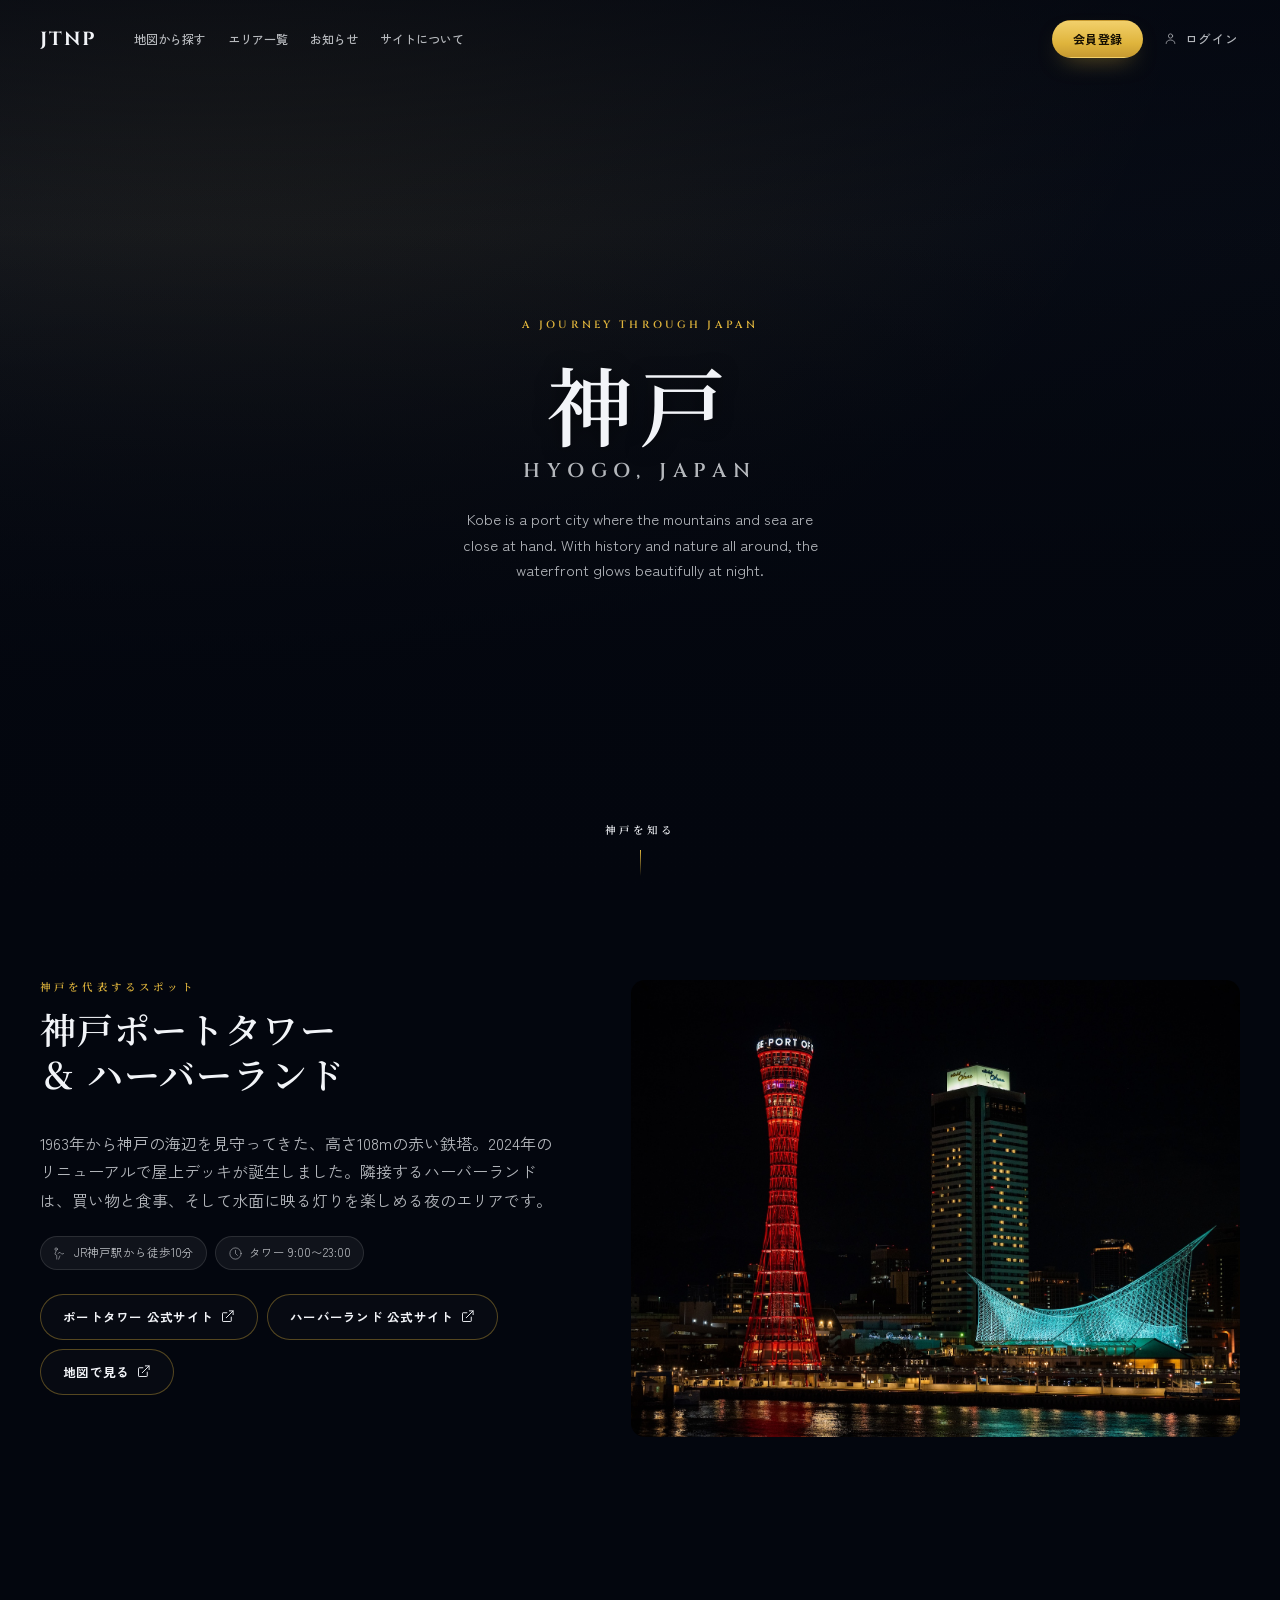
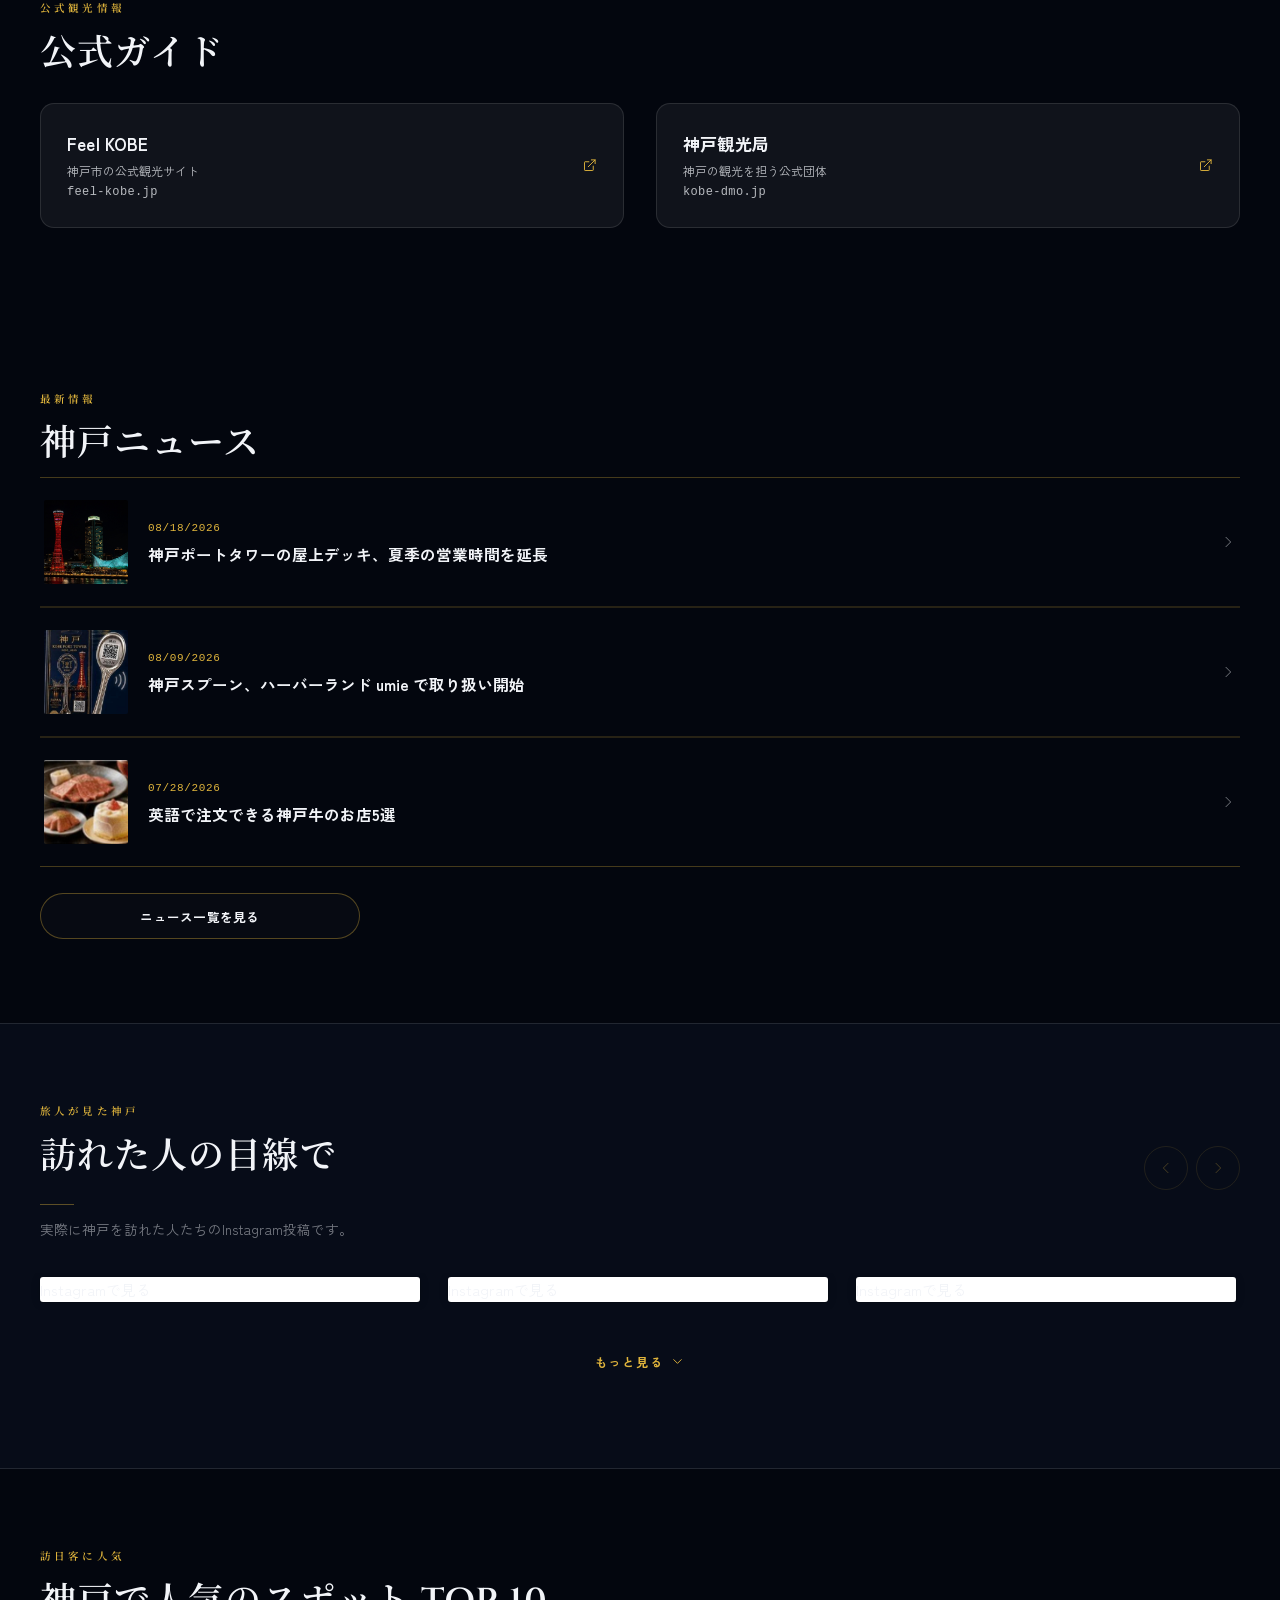
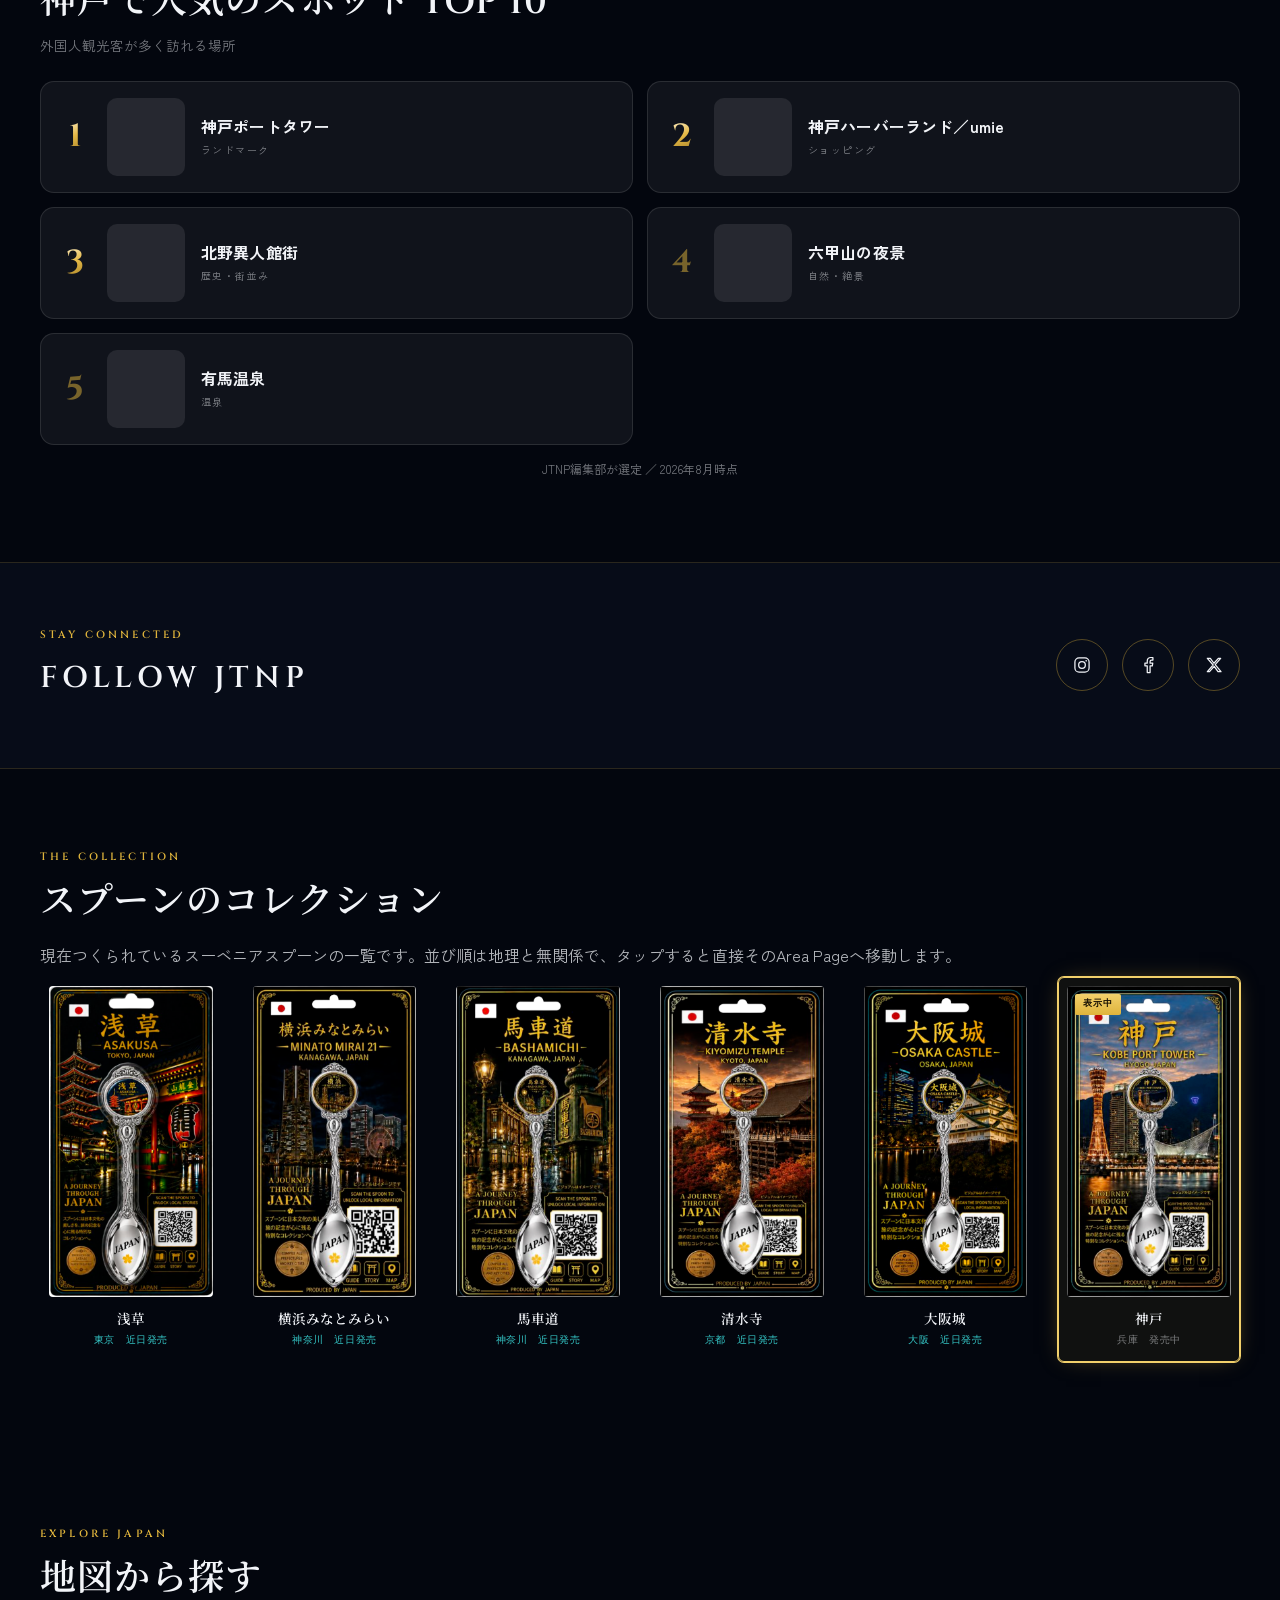
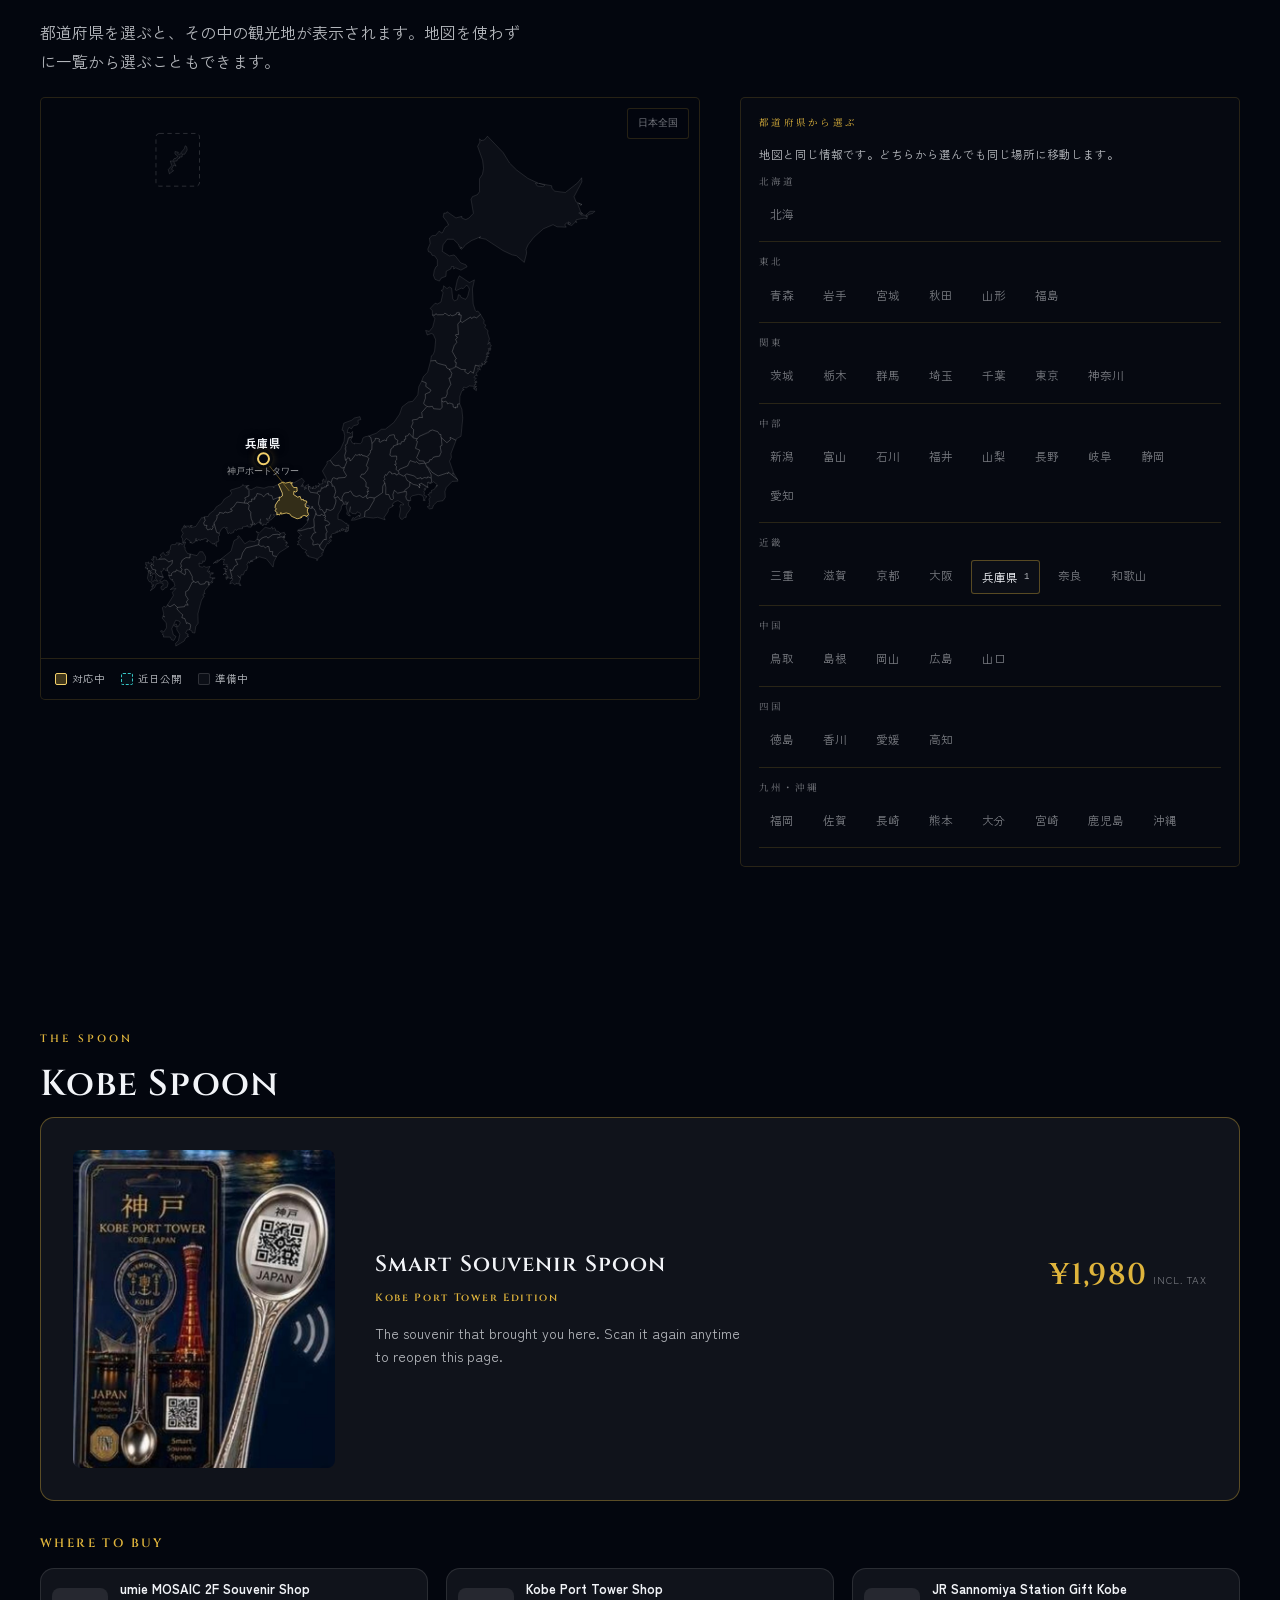
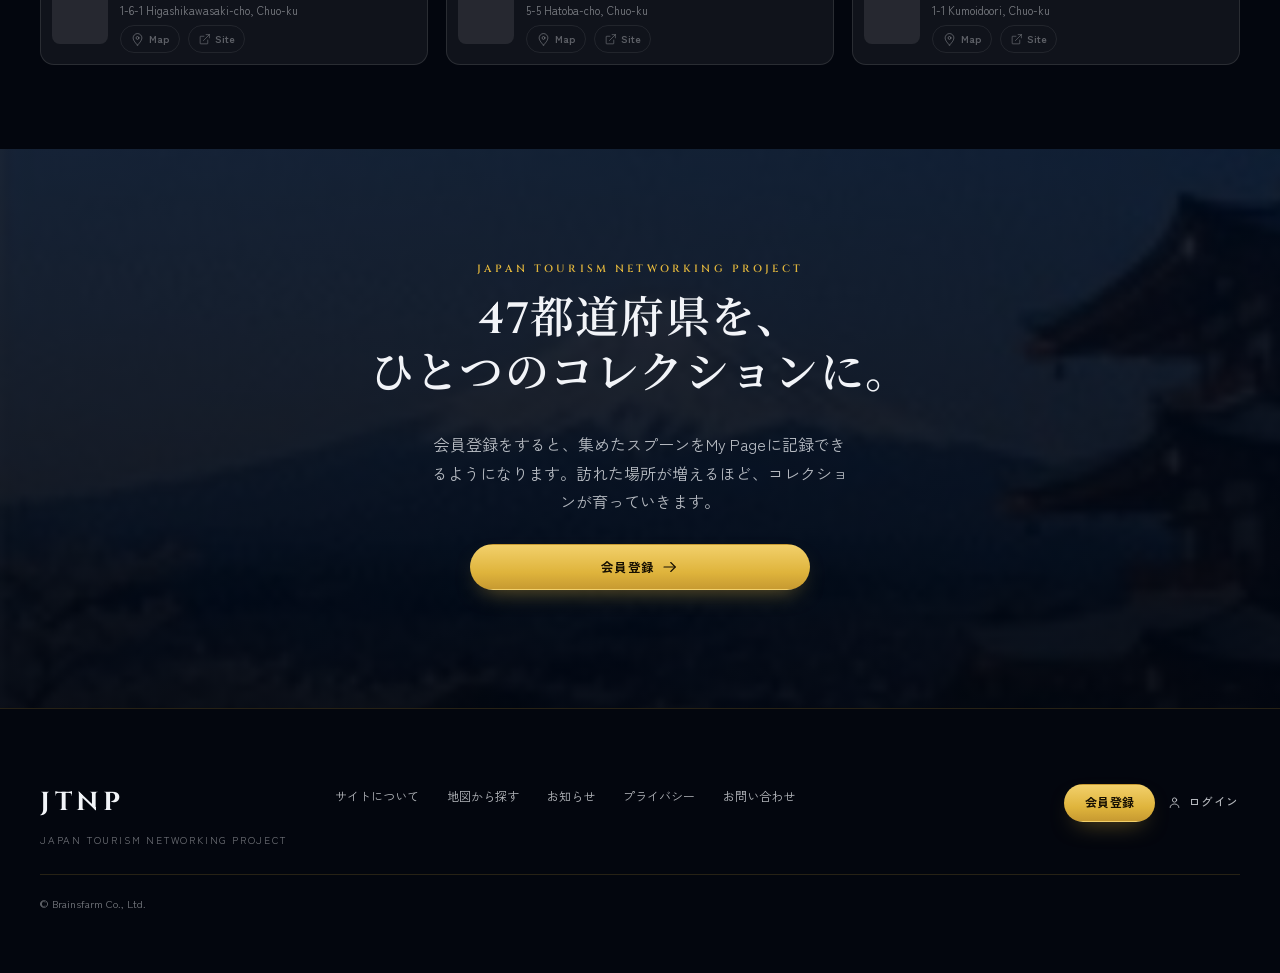
<file: kobe/index.html>
<!DOCTYPE html>
<html lang="ja">
<head>
<meta charset="UTF-8">
<meta name="viewport" content="width=device-width, initial-scale=1">
<title>JTNP KOBE — Full-Page Prototype (MP4 HERO)</title>

<!--
  JTNP KOBE (/kobe/) — full-page standalone prototype
  =======================================================================
  STANDALONE PROTOTYPE ONLY. Not part of the WordPress theme, not wired
  into lightning-child, and WordPress production is NOT modified by this
  file in any way. The sibling HOME prototype (../index.html, its YouTube
  HERO and its own assets/js/hero.js) is also untouched by this page.

  Source of Truth (READ-ONLY, not modified):
    JTNP_Lightning_Child_0.9.20_wpml-final-live-test_20260905.zip
    Theme Version 0.9.20 — page-jtnp-area.php ("Template Name: JTNP Area
    Page", assigned to /kobe/), template-parts/jtnp/*.php,
    inc/jtnp-area-data.php, inc/jtnp-global-data.php,
    inc/jtnp-popular-spots-seed.php, inc/jtnp-where-to-buy-seed.php,
    inc/jtnp-spoon-collection-seed.php, inc/jtnp-language-switcher.php.

  Section order below is page-jtnp-area.php's own $jtnp_blocks array,
  reproduced 1:1: App Bar -> Hero -> Landmark -> Official Guide -> Area
  News -> Influencer -> Ranking -> Official SNS -> Spoon Collection ->
  Explore Japan -> Area Spoon (Where to Buy) -> Member CTA -> Footer.

  Changed from production, per this task's brief, ONLY:
    1. HERO background: static photo -> full-viewport HTML5 <video>
       (../assets/video/kobe-hero.mp4, muted/loop/playsinline, no audio).
    2. HERO center copy: reduced to the 4 confirmed lines (eyebrow / 神戸 /
       HYOGO, JAPAN / description) instead of production's 5-line eyebrow +
       hero-jp + hero-en + hero-sub + hero-lead stack — see
       assets/css/kobe-hero-override.css's own docblock.
    3. App Bar: transparent over the HERO, the theme's own dark background
       once scrolled past it (same technique ../index.html already uses for
       HOME; independent script, assets/js/kobe-hero.js).

  Every other section's markup/classes mirrors its PHP template in the
  Source of Truth 1:1, styled by the THEME'S OWN, UNMODIFIED
  assets/css/jtnp-area.css (byte-identical to the Source of Truth ZIP —
  already verified against ../assets/css/jtnp-area.css, which the HOME
  prototype also uses unmodified). Only assets/css/kobe-hero-override.css
  is new for this page.

  Content is static sample copy taken from the Source of Truth's own PHP
  data functions/seed files — the same strings/sample rows the real theme
  itself falls back to when no CMS is running, never invented copy:

    - Landmark / Official Guide / News (legacy KOBE fallback) / Influencer
      permalinks: inc/jtnp-area-data.php's own jtnp_area_legacy_*() sources.
    - Ranking: inc/jtnp-popular-spots-seed.php's jtnp_spot_seed_v1_data() —
      KOBE's 5 confirmed seed ranks (1-5). Production's own
      template-parts/jtnp/ranking.php only renders once all 10 ranks exist,
      so live /kobe/ does not currently show this section at all; the 5
      confirmed seed rows are shown here as sample content per this task's
      instruction to reuse seed/fallback data, not because production
      renders 10.
    - Area Spoon / Where to Buy: inc/jtnp-area-data.php's
      jtnp_area_legacy_spoon_product() + inc/jtnp-where-to-buy-seed.php's
      3 KOBE seed stores (no Map/Site URLs yet, same as the CMS seed).
    - Spoon Collection / Explore Japan / Member CTA / Official SNS: the same
      shared Global Component data ../index.html (HOME) already renders,
      with KOBE's own card marked current/aria-current here instead.
    - App Bar language switcher: renders NOTHING, matching
      inc/jtnp-language-switcher.php's own documented current-production
      state for /kobe/ ("no English translation in wp_icl_translations" ->
      jtnp_the_language_button() returns without printing anything). This
      is deliberate — see that file's docblock — not an omission, and it
      is what avoids repeating an earlier HOME-prototype mistake of
      showing a language pill production does not actually show here.

  No Media Library attachment exists in this static prototype for the
  Ranking spot photos or the Where-to-Buy store photos (no CMS runs here to
  resolve them, and none were part of this task's asset set) — those slots
  render production's own defined "missing image" degrade
  (.jtnp-img-missing, assets/css/jtnp-area.css), exactly like an
  unresolved Media Library slug does on the real site. No image was
  generated to fill them, per this task's explicit image policy.
-->

<link rel="stylesheet" href="https://fonts.googleapis.com/css2?family=Cinzel:wght@600;700&family=Noto+Serif+JP:wght@400;600;700&family=Zen+Kaku+Gothic+New:wght@400;500;700&display=swap">
<link rel="stylesheet" href="../assets/css/jtnp-area.css">
<link rel="stylesheet" href="../assets/css/kobe-hero-override.css">
</head>
<body class="jtnp-area-page">
<div class="jtnp-area" id="main" role="main">

  <!-- =====================================================================
       APP BAR — template-parts/jtnp/appbar.php, unmodified structure.
       Shared Global Component, same file/CSS as ../index.html (HOME).
       The language switcher slot is intentionally empty — see docblock.
       ===================================================================== -->
  <section class="blk jtnp-appbar-blk">
    <div class="appbar" data-jtnp-appbar>
      <div class="ab-left">
        <a class="jtnp" href="../index.html" aria-label="JTNP ホーム">JTNP</a>
      </div>

      <ul class="ab-nav" id="jtnp-ab-nav" data-jtnp-nav>
        <li><a href="#jtnp-explore" data-jtnp-nav-link>地図から探す</a></li>
        <li><a href="#jtnp-collection" data-jtnp-nav-link>エリア一覧</a></li>
        <li><a href="#jtnp-news" data-jtnp-nav-link>お知らせ</a></li>
        <li><a href="../index.html#jtnp-about" data-jtnp-nav-link>サイトについて</a></li>
      </ul>

      <div class="ab-right">
        <!-- jtnp_the_language_button(): no English translation exists for
             /kobe/ yet, so this renders nothing at all — no pill, no
             placeholder. See the top-of-file docblock. -->

        <a class="btn primary sm ab-join" href="#">会員登録</a>

        <a class="btn text ab-login" href="#">
          <svg class="i" viewBox="0 0 24 24" width="15" height="15" fill="none" stroke="currentColor" stroke-width="1.5" stroke-linecap="round" stroke-linejoin="round" aria-hidden="true" focusable="false"><circle cx="12" cy="8" r="3.4"/><path d="M5 20c0-3.6 3.1-5.6 7-5.6s7 2 7 5.6"/></svg>
          ログイン
        </a>

        <button
          type="button"
          class="ab-navtoggle"
          data-jtnp-nav-toggle
          aria-expanded="false"
          aria-controls="jtnp-ab-nav"
          aria-label="メニューを開く"
          data-label-open="メニューを開く"
          data-label-close="メニューを閉じる"
        >
          <svg class="i" viewBox="0 0 24 24" width="20" height="20" fill="none" stroke="currentColor" stroke-width="1.5" stroke-linecap="round" stroke-linejoin="round" aria-hidden="true" focusable="false"><path d="M4 7h16"/><path d="M4 12h16"/><path d="M4 17h16"/></svg>
        </button>
      </div>
    </div>
  </section>

  <!-- =====================================================================
       HERO — template-parts/jtnp/hero.php's own .hero/.hero-frame/
       .hero-body/.scrollcue structure, background swapped for a
       full-viewport HTML5 <video> (brief item 3), text reduced to the 4
       confirmed lines (brief item 12/13). assets/js/kobe-hero.js drives
       play/pause + the App-Bar-over-HERO scroll state.
       ===================================================================== -->
  <section class="blk jtnp-hero-blk jtnp-kobe-hero-blk">
    <div class="hero" data-hero>
      <div class="hero-fallback" data-hero-fallback aria-hidden="true"></div>

      <!-- TEMPORARY presentation-meeting swap: YouTube IFrame Player API
           background (assets/js/kobe-hero.js), same fade-in-after-PLAYING
           pattern as the HOME HERO's own assets/js/hero.js (independent
           script/instance — no shared DOM id, no cross-file dependency,
           no shared video id). The production MP4 background below is kept
           in the DOM (commented out, not deleted) for the future WordPress/
           MP4 implementation and is simply not invoked while this YouTube
           prototype is active. -->
      <div class="hero-video" data-hero-video aria-hidden="true">
        <div id="jtnp-kobe-hero-yt" data-hero-yt-mount></div>
      </div>

      <!--
      <video
        class="hero-video-el"
        data-hero-video-mp4
        autoplay
        muted
        loop
        playsinline
        preload="auto"
        aria-hidden="true"
      >
        <source src="../assets/video/kobe-hero.mp4" type="video/mp4">
      </video>
      -->

      <div class="hero-frame" aria-hidden="true"></div>

      <div class="hero-body">
        <p class="eyebrow gold">A Journey Through Japan</p>
        <p class="khero-title">神戸</p>
        <p class="khero-region">HYOGO, JAPAN</p>
        <p class="khero-lead">Kobe is a port city where the mountains and sea are close at hand. With history and nature all around, the waterfront glows beautifully at night.</p>
      </div>

      <a class="scrollcue" href="#jtnp-landmark">
        <span>神戸を知る</span>
        <i></i>
      </a>
    </div>
  </section>

  <!-- =====================================================================
       LANDMARK — template-parts/jtnp/landmark.php.
       ===================================================================== -->
  <section class="blk jtnp-landmark-blk" id="jtnp-landmark">
    <div class="sec sec-landmark">
      <p class="eyebrow">神戸を代表するスポット</p>
      <h2 class="sec-t">神戸ポートタワー<br>＆ ハーバーランド</h2>

      <img class="rimg landmark-pic photo r16" src="../assets/images/content/kobe-night.jpg" alt="Kobe Port Tower and Harborland at night" loading="eager">

      <p class="body">1963年から神戸の海辺を見守ってきた、高さ108mの赤い鉄塔。2024年のリニューアルで屋上デッキが誕生しました。隣接するハーバーランドは、買い物と食事、そして水面に映る灯りを楽しめる夜のエリアです。</p>

      <div class="chips">
        <span class="chip">
          <svg class="i" viewBox="0 0 24 24" width="15" height="15" fill="none" stroke="currentColor" stroke-width="1.5" stroke-linecap="round" stroke-linejoin="round" aria-hidden="true" focusable="false"><circle cx="5" cy="5" r="2"/><path d="m5 8-2 5 3 2v6"/><path d="m8 12 3-2 3 3 3-1"/><path d="M9 21l2-5"/></svg>
          JR神戸駅から徒歩10分
        </span>
        <span class="chip opt">
          <svg class="i" viewBox="0 0 24 24" width="15" height="15" fill="none" stroke="currentColor" stroke-width="1.5" stroke-linecap="round" stroke-linejoin="round" aria-hidden="true" focusable="false"><circle cx="12" cy="12" r="9"/><path d="M12 7v5l3 3"/></svg>
          タワー 9:00〜23:00
        </span>
      </div>

      <div class="btns">
        <a class="btn ghost" href="https://www.kobe-port-tower.com/en/" target="_blank" rel="noopener noreferrer">
          ポートタワー 公式サイト
          <svg class="i" viewBox="0 0 24 24" width="15" height="15" fill="none" stroke="currentColor" stroke-width="1.5" stroke-linecap="round" stroke-linejoin="round" aria-hidden="true" focusable="false"><path d="M18 13v6a1 1 0 0 1-1 1H5a1 1 0 0 1-1-1V7a1 1 0 0 1 1-1h6"/><path d="M15 3h6v6"/><path d="M10 14 21 3"/></svg>
        </a>
        <a class="btn ghost" href="https://harborland.co.jp.e.abt.hp.transer.com" target="_blank" rel="noopener noreferrer">
          ハーバーランド 公式サイト
          <svg class="i" viewBox="0 0 24 24" width="15" height="15" fill="none" stroke="currentColor" stroke-width="1.5" stroke-linecap="round" stroke-linejoin="round" aria-hidden="true" focusable="false"><path d="M18 13v6a1 1 0 0 1-1 1H5a1 1 0 0 1-1-1V7a1 1 0 0 1 1-1h6"/><path d="M15 3h6v6"/><path d="M10 14 21 3"/></svg>
        </a>
        <a class="btn ghost" href="https://maps.app.goo.gl/1a7qvyhzXwKSaGLZ7" target="_blank" rel="noopener noreferrer">
          地図で見る
          <svg class="i" viewBox="0 0 24 24" width="15" height="15" fill="none" stroke="currentColor" stroke-width="1.5" stroke-linecap="round" stroke-linejoin="round" aria-hidden="true" focusable="false"><path d="M18 13v6a1 1 0 0 1-1 1H5a1 1 0 0 1-1-1V7a1 1 0 0 1 1-1h6"/><path d="M15 3h6v6"/><path d="M10 14 21 3"/></svg>
        </a>
      </div>
    </div>
  </section>

  <!-- =====================================================================
       OFFICIAL GUIDE — template-parts/jtnp/official.php.
       ===================================================================== -->
  <section class="blk jtnp-official-blk">
    <div class="sec sec-official">
      <p class="eyebrow">公式観光情報</p>
      <h2 class="sec-t">公式ガイド</h2>

      <a class="ext" href="https://www.feel-kobe.jp/en/" target="_blank" rel="noopener noreferrer">
        <span class="ext-b">
          <b>Feel KOBE</b>
          <span>神戸市の公式観光サイト</span>
          <span class="dom">feel-kobe.jp</span>
        </span>
        <svg class="i" viewBox="0 0 24 24" width="15" height="15" fill="none" stroke="currentColor" stroke-width="1.5" stroke-linecap="round" stroke-linejoin="round" aria-hidden="true" focusable="false"><path d="M18 13v6a1 1 0 0 1-1 1H5a1 1 0 0 1-1-1V7a1 1 0 0 1 1-1h6"/><path d="M15 3h6v6"/><path d="M10 14 21 3"/></svg>
      </a>
      <a class="ext" href="https://kobe-dmo.jp" target="_blank" rel="noopener noreferrer">
        <span class="ext-b">
          <b>神戸観光局</b>
          <span>神戸の観光を担う公式団体</span>
          <span class="dom">kobe-dmo.jp</span>
        </span>
        <svg class="i" viewBox="0 0 24 24" width="15" height="15" fill="none" stroke="currentColor" stroke-width="1.5" stroke-linecap="round" stroke-linejoin="round" aria-hidden="true" focusable="false"><path d="M18 13v6a1 1 0 0 1-1 1H5a1 1 0 0 1-1-1V7a1 1 0 0 1 1-1h6"/><path d="M15 3h6v6"/><path d="M10 14 21 3"/></svg>
      </a>
    </div>
  </section>

  <!-- =====================================================================
       AREA NEWS — template-parts/jtnp/news.php + news-item.php.
       KOBE's own news (jtnp_area_news_source_slug() default 'kobe-news' has
       no live posts here, so this is the legacy KOBE sample fallback,
       jtnp_area_legacy_news()) — no Area Badge slot (show_badge is only
       true on the national top).
       ===================================================================== -->
  <section class="blk jtnp-news-blk" id="jtnp-news">
    <div class="sec sec-news">
      <p class="eyebrow">最新情報</p>
      <h2 class="sec-t">神戸ニュース</h2>

      <div class="newslist">
        <a class="news" href="#">
          <img class="rimg nw-i" src="../assets/images/content/kobe-night.jpg" alt="神戸ポートタワーの屋上デッキ、夏季の営業時間を延長" loading="lazy">
          <span class="nw-b">
            <span class="nw-d">
              <time datetime="2026-08-18">08/18/2026</time>
            </span>
            <b>神戸ポートタワーの屋上デッキ、夏季の営業時間を延長</b>
          </span>
          <span class="nw-a" aria-hidden="true"><svg class="i" viewBox="0 0 24 24" width="16" height="16" fill="none" stroke="currentColor" stroke-width="1.5" stroke-linecap="round" stroke-linejoin="round" aria-hidden="true" focusable="false"><path d="m9 5 7 7-7 7"/></svg></span>
        </a>
        <a class="news" href="#">
          <img class="rimg nw-i" src="../assets/images/content/spoon.jpg" alt="神戸スプーン、ハーバーランド umie で取り扱い開始" loading="lazy">
          <span class="nw-b">
            <span class="nw-d">
              <time datetime="2026-08-09">08/09/2026</time>
            </span>
            <b>神戸スプーン、ハーバーランド umie で取り扱い開始</b>
          </span>
          <span class="nw-a" aria-hidden="true"><svg class="i" viewBox="0 0 24 24" width="16" height="16" fill="none" stroke="currentColor" stroke-width="1.5" stroke-linecap="round" stroke-linejoin="round" aria-hidden="true" focusable="false"><path d="m9 5 7 7-7 7"/></svg></span>
        </a>
        <a class="news" href="#">
          <img class="rimg nw-i" src="../assets/images/content/gourmet.jpg" alt="英語で注文できる神戸牛のお店5選" loading="lazy">
          <span class="nw-b">
            <span class="nw-d">
              <time datetime="2026-07-28">07/28/2026</time>
            </span>
            <b>英語で注文できる神戸牛のお店5選</b>
          </span>
          <span class="nw-a" aria-hidden="true"><svg class="i" viewBox="0 0 24 24" width="16" height="16" fill="none" stroke="currentColor" stroke-width="1.5" stroke-linecap="round" stroke-linejoin="round" aria-hidden="true" focusable="false"><path d="m9 5 7 7-7 7"/></svg></span>
        </a>
      </div>

      <a class="btn ghost wide" href="#">ニュース一覧を見る</a>
    </div>
  </section>

  <!-- =====================================================================
       INFLUENCER — template-parts/jtnp/influencer.php. Instagram Official
       Embed: 6 real permalinks (inc/jtnp-area-data.php's
       jtnp_area_legacy_instagram()), 3 rendered + 3 parked in <template>
       exactly as production does. assets/js/kobe-area.js runs the
       Prev/Next rail scroll + "もっと見る" reveal + re-processes embeds.
       ===================================================================== -->
  <section class="blk jtnp-influencer-blk">
    <div class="sec igsec">
      <div class="igtop">
        <div class="ightext">
          <p class="eyebrow">旅人が見た神戸</p>
          <h2 class="sec-t igt">訪れた人の目線で</h2>
        </div>
        <span class="igctrl">
          <button class="igprev" type="button" aria-label="前の投稿" disabled><svg class="i" viewBox="0 0 24 24" width="16" height="16" fill="none" stroke="currentColor" stroke-width="1.5" stroke-linecap="round" stroke-linejoin="round" aria-hidden="true" focusable="false"><path d="m9 5 7 7-7 7"/></svg></button>
          <button class="ignext" type="button" aria-label="次の投稿"><svg class="i" viewBox="0 0 24 24" width="16" height="16" fill="none" stroke="currentColor" stroke-width="1.5" stroke-linecap="round" stroke-linejoin="round" aria-hidden="true" focusable="false"><path d="m9 5 7 7-7 7"/></svg></button>
        </span>
      </div>

      <span class="grule" aria-hidden="true"></span>
      <p class="igsub">実際に神戸を訪れた人たちのInstagram投稿です。</p>

      <div class="feed3" id="jtnp-ig-feed">
        <div class="ig3">
          <blockquote class="instagram-media" data-instgrm-permalink="https://www.instagram.com/reel/DaCxTSFTnVn/?utm_source=ig_embed&amp;utm_campaign=loading" data-instgrm-version="14" style="background:#FFF; border:0; border-radius:3px; box-shadow:0 0 1px 0 rgba(0,0,0,0.5),0 1px 10px 0 rgba(0,0,0,0.15); margin:0; max-width:100%; min-width:326px; padding:0; width:100%">
            <a href="https://www.instagram.com/reel/DaCxTSFTnVn/" target="_blank" rel="noopener noreferrer">Instagramで見る</a>
          </blockquote>
        </div>
        <div class="ig3">
          <blockquote class="instagram-media" data-instgrm-permalink="https://www.instagram.com/p/C2UlJi6vdEz/?utm_source=ig_embed&amp;utm_campaign=loading" data-instgrm-version="14" style="background:#FFF; border:0; border-radius:3px; box-shadow:0 0 1px 0 rgba(0,0,0,0.5),0 1px 10px 0 rgba(0,0,0,0.15); margin:0; max-width:100%; min-width:326px; padding:0; width:100%">
            <a href="https://www.instagram.com/p/C2UlJi6vdEz/" target="_blank" rel="noopener noreferrer">Instagramで見る</a>
          </blockquote>
        </div>
        <div class="ig3">
          <blockquote class="instagram-media" data-instgrm-permalink="https://www.instagram.com/p/DVEBtsMiUI4/?utm_source=ig_embed&amp;utm_campaign=loading" data-instgrm-version="14" style="background:#FFF; border:0; border-radius:3px; box-shadow:0 0 1px 0 rgba(0,0,0,0.5),0 1px 10px 0 rgba(0,0,0,0.15); margin:0; max-width:100%; min-width:326px; padding:0; width:100%">
            <a href="https://www.instagram.com/p/DVEBtsMiUI4/" target="_blank" rel="noopener noreferrer">Instagramで見る</a>
          </blockquote>
        </div>
      </div>

      <button class="more3" type="button" id="jtnp-ig-more">
        もっと見る
        <svg class="i" viewBox="0 0 24 24" width="15" height="15" fill="none" stroke="currentColor" stroke-width="1.5" stroke-linecap="round" stroke-linejoin="round" aria-hidden="true" focusable="false"><path d="m6 9 6 6 6-6"/></svg>
      </button>

      <template class="more3src" id="jtnp-ig-more-src">
        <div class="ig3">
          <blockquote class="instagram-media" data-instgrm-permalink="https://www.instagram.com/p/DScZmZ4kY2X/?utm_source=ig_embed&amp;utm_campaign=loading" data-instgrm-version="14" style="background:#FFF; border:0; border-radius:3px; box-shadow:0 0 1px 0 rgba(0,0,0,0.5),0 1px 10px 0 rgba(0,0,0,0.15); margin:0; max-width:100%; min-width:326px; padding:0; width:100%">
            <a href="https://www.instagram.com/p/DScZmZ4kY2X/" target="_blank" rel="noopener noreferrer">Instagramで見る</a>
          </blockquote>
        </div>
        <div class="ig3">
          <blockquote class="instagram-media" data-instgrm-permalink="https://www.instagram.com/p/DNihiT1RFe3/?utm_source=ig_embed&amp;utm_campaign=loading" data-instgrm-version="14" style="background:#FFF; border:0; border-radius:3px; box-shadow:0 0 1px 0 rgba(0,0,0,0.5),0 1px 10px 0 rgba(0,0,0,0.15); margin:0; max-width:100%; min-width:326px; padding:0; width:100%">
            <a href="https://www.instagram.com/p/DNihiT1RFe3/" target="_blank" rel="noopener noreferrer">Instagramで見る</a>
          </blockquote>
        </div>
        <div class="ig3">
          <blockquote class="instagram-media" data-instgrm-permalink="https://www.instagram.com/p/DLSGGdUxymQ/?utm_source=ig_embed&amp;utm_campaign=loading" data-instgrm-version="14" style="background:#FFF; border:0; border-radius:3px; box-shadow:0 0 1px 0 rgba(0,0,0,0.5),0 1px 10px 0 rgba(0,0,0,0.15); margin:0; max-width:100%; min-width:326px; padding:0; width:100%">
            <a href="https://www.instagram.com/p/DLSGGdUxymQ/" target="_blank" rel="noopener noreferrer">Instagramで見る</a>
          </blockquote>
        </div>
      </template>
    </div>
  </section>

  <!-- =====================================================================
       RANKING — template-parts/jtnp/ranking.php. KOBE's 5 CONFIRMED seed
       ranks (inc/jtnp-popular-spots-seed.php's jtnp_spot_seed_v1_data()) —
       see top-of-file docblock for why production itself does not render
       this section yet (it gates on all 10 ranks existing). No spot photos
       are in this prototype's asset set, so each thumbnail degrades to
       production's own .jtnp-img-missing placeholder rather than a
       generated image.
       ===================================================================== -->
  <section class="blk jtnp-ranking-blk">
    <div class="sec sec-ranking">
      <p class="eyebrow">訪日客に人気</p>
      <h2 class="sec-t">神戸で人気のスポット TOP 10</h2>
      <p class="sec-s">外国人観光客が多く訪れる場所</p>

      <div class="ranks" id="jtnp-ranks-list">
        <span class="rank">
          <span class="rk r1">1</span>
          <span class="rimg rk-i jtnp-img-missing" aria-hidden="true"></span>
          <span class="rk-b">
            <b>神戸ポートタワー</b>
            <span class="rk-c">ランドマーク</span>
          </span>
        </span>
        <span class="rank">
          <span class="rk r2">2</span>
          <span class="rimg rk-i jtnp-img-missing" aria-hidden="true"></span>
          <span class="rk-b">
            <b>神戸ハーバーランド／umie</b>
            <span class="rk-c">ショッピング</span>
          </span>
        </span>
        <span class="rank">
          <span class="rk r3">3</span>
          <span class="rimg rk-i jtnp-img-missing" aria-hidden="true"></span>
          <span class="rk-b">
            <b>北野異人館街</b>
            <span class="rk-c">歴史・街並み</span>
          </span>
        </span>
        <span class="rank">
          <span class="rk r4">4</span>
          <span class="rimg rk-i jtnp-img-missing" aria-hidden="true"></span>
          <span class="rk-b">
            <b>六甲山の夜景</b>
            <span class="rk-c">自然・絶景</span>
          </span>
        </span>
        <span class="rank">
          <span class="rk r5">5</span>
          <span class="rimg rk-i jtnp-img-missing" aria-hidden="true"></span>
          <span class="rk-b">
            <b>有馬温泉</b>
            <span class="rk-c">温泉</span>
          </span>
        </span>
      </div>

      <p class="note">JTNP編集部が選定 ／ 2026年8月時点</p>
    </div>
  </section>

  <!-- =====================================================================
       OFFICIAL SNS — template-parts/jtnp/sns.php. Shared Global Component,
       same file/CSS/data as ../index.html (HOME).
       ===================================================================== -->
  <section class="blk jtnp-sns-blk">
    <div class="sec snssec">
      <p class="eyebrow">Stay Connected</p>
      <p class="sns-t">Follow JTNP</p>
      <div class="snsrow">
        <a class="sns" href="https://www.instagram.com/jtnp_souvenir/" target="_blank" rel="noopener noreferrer" aria-label="Instagram でJTNPをフォロー">
          <svg class="i" viewBox="0 0 24 24" width="20" height="20" fill="none" stroke="currentColor" stroke-width="1.5" stroke-linejoin="round" aria-hidden="true" focusable="false"><rect x="3.5" y="3.5" width="17" height="17" rx="5"/><circle cx="12" cy="12" r="4"/><circle cx="17" cy="7" r="1" fill="currentColor" stroke="none"/></svg>
        </a>
        <a class="sns" href="https://www.facebook.com/61593997073890" target="_blank" rel="noopener noreferrer" aria-label="Facebook でJTNPをフォロー">
          <svg class="i" viewBox="0 0 24 24" width="20" height="20" fill="none" stroke="currentColor" stroke-width="1.5" stroke-linejoin="round" aria-hidden="true" focusable="false"><path d="M14.5 21v-8h2.7l.5-3.2h-3.2V7.7c0-.9.3-1.6 1.7-1.6h1.7V3.2A22 22 0 0 0 15.3 3c-2.5 0-4.2 1.5-4.2 4.3v2.5H8.3V13h2.8v8Z"/></svg>
        </a>
        <a class="sns" href="https://x.com/jtnp_souvenir" target="_blank" rel="noopener noreferrer" aria-label="X でJTNPをフォロー">
          <svg class="i" viewBox="0 0 24 24" width="20" height="20" fill="none" stroke="currentColor" stroke-width="1.5" stroke-linejoin="round" aria-hidden="true" focusable="false"><path d="M4 4h3.6l4.3 5.9L17.2 4H20l-6.6 7.6L20.4 20h-3.6l-4.6-6.3L6.6 20H4l7-8Z"/></svg>
        </a>
      </div>
    </div>
  </section>

  <!-- =====================================================================
       SPOON COLLECTION — template-parts/jtnp/collection.php. Shared Global
       Component, same 6 rows as ../index.html (HOME) —
       inc/jtnp-spoon-collection-seed.php's jtnp_spoon_seed_v1_data() — but
       here KOBE's own card is the current/aria-current one (inert span,
       jtnp_spoon_is_current_area() true) instead of a link to this page.
       ===================================================================== -->
  <section class="blk jtnp-collection-blk" id="jtnp-collection">
    <div class="sec">
      <p class="eyebrow">The Collection</p>
      <h2 class="sec-t">スプーンのコレクション</h2>
      <p class="body">現在つくられているスーベニアスプーンの一覧です。並び順は地理と無関係で、タップすると直接そのArea Pageへ移動します。</p>

      <div class="spoonc-list">
        <a class="spoonc-card soon" href="#">
          <span class="spoonc-media"><img class="rimg spoonc-img" src="../assets/images/content/spoon-asakusa.png" alt="浅草 JTNP スプーン" loading="lazy"></span>
          <span class="spoonc-body"><b class="spoonc-name">浅草</b><small class="spoonc-sub">東京　近日発売</small></span>
        </a>
        <a class="spoonc-card soon" href="#">
          <span class="spoonc-media"><img class="rimg spoonc-img" src="../assets/images/content/spoon-yokohama-minatomirai.png" alt="横浜みなとみらい JTNP スプーン" loading="lazy"></span>
          <span class="spoonc-body"><b class="spoonc-name">横浜みなとみらい</b><small class="spoonc-sub">神奈川　近日発売</small></span>
        </a>
        <a class="spoonc-card soon" href="#">
          <span class="spoonc-media"><img class="rimg spoonc-img" src="../assets/images/content/spoon-bashamichi.png" alt="馬車道 JTNP スプーン" loading="lazy"></span>
          <span class="spoonc-body"><b class="spoonc-name">馬車道</b><small class="spoonc-sub">神奈川　近日発売</small></span>
        </a>
        <a class="spoonc-card soon" href="#">
          <span class="spoonc-media"><img class="rimg spoonc-img" src="../assets/images/content/spoon-kiyomizu.png" alt="清水寺 JTNP スプーン" loading="lazy"></span>
          <span class="spoonc-body"><b class="spoonc-name">清水寺</b><small class="spoonc-sub">京都　近日発売</small></span>
        </a>
        <a class="spoonc-card soon" href="#">
          <span class="spoonc-media"><img class="rimg spoonc-img" src="../assets/images/content/spoon-osaka-castle.png" alt="大阪城 JTNP スプーン" loading="lazy"></span>
          <span class="spoonc-body"><b class="spoonc-name">大阪城</b><small class="spoonc-sub">大阪　近日発売</small></span>
        </a>
        <span class="spoonc-card current" aria-current="page">
          <span class="spoonc-media"><img class="rimg spoonc-img" src="../assets/images/content/spoon-kobe.png" alt="神戸 JTNP スプーン" loading="lazy"></span>
          <span class="spoonc-body"><b class="spoonc-name">神戸</b><small class="spoonc-sub">兵庫　発売中</small></span>
          <span class="spoonc-badge">表示中</span>
        </span>
      </div>
    </div>
  </section>

  <!-- =====================================================================
       EXPLORE JAPAN — template-parts/jtnp/explore.php. Shared Global
       Component: PHP-rendered static chrome only; assets/js/jtnp-map-data.js
       + assets/js/jtnp-map-cms-seed.js + assets/js/jtnp-explore-map.js
       (all unmodified, same 3 files ../index.html already loads) build the
       MAP/pins/Prefecture Selector/Area cards.
       ===================================================================== -->
  <section class="blk jtnp-explore-blk" id="jtnp-explore">
    <div class="sec">
      <p class="eyebrow">Explore Japan</p>
      <h2 class="sec-t">地図から探す</h2>
      <p class="body explore-lead">都道府県を選ぶと、その中の観光地が表示されます。地図を使わずに一覧から選ぶこともできます。</p>

      <div class="wf-ex" data-jtnp-explore>
        <div class="mapwrap" data-st="japan" data-jtnp-mapwrap>
          <div class="mapstage">
            <div class="mapbar">
              <button class="backbtn" type="button" data-jtnp-back>← 日本全国へ戻る</button>
              <span class="crumb" data-jtnp-crumb>日本全国</span>
            </div>
            <svg data-jtnp-map viewBox="0 0 100 100" role="img" aria-label="日本地図。都道府県を選択できます。"></svg>
            <div class="pinlayer" data-jtnp-pins></div>
          </div>
          <div class="legend">
            <span><i class="lg-on"></i>対応中</span>
            <span><i class="lg-soon"></i>近日公開</span>
            <span><i class="lg-off"></i>準備中</span>
          </div>
        </div>

        <div class="panel">
          <div data-jtnp-s0>
            <p class="sublab">都道府県から選ぶ</p>
            <p class="body" style="font-size:11.5px;margin:4px 0 10px">地図と同じ情報です。どちらから選んでも同じ場所に移動します。</p>
            <div class="rail" data-jtnp-rail></div>
            <div class="acc" data-jtnp-acc>
              <b role="button" tabindex="0" aria-expanded="false" data-jtnp-acc-toggle>すべての都道府県を見る<span aria-hidden="true">＋</span></b>
              <div class="reglist" data-jtnp-reglist></div>
            </div>
          </div>

          <div data-jtnp-s1 hidden>
            <p class="sublab" data-jtnp-s1lab>Areas</p>
            <div class="areahead">
              <h4 data-jtnp-s1name></h4>
              <span class="cnt" data-jtnp-s1cnt></span>
            </div>
            <div class="acards" data-jtnp-acards></div>
            <div class="empty" data-jtnp-empty hidden>
              <b>エリアは準備中です</b>
              この都道府県の観光地ページは、公開の準備を進めています。
            </div>

            <div class="prev" data-jtnp-prev>
              <div class="ph" data-jtnp-prevphoto></div>
              <p class="pt" data-jtnp-prevjp></p>
              <p class="pe" data-jtnp-preven></p>
              <div class="prow2">
                <a class="btn sm primary disabled" data-jtnp-prevlink aria-disabled="true">このエリアを見る →</a>
                <span class="btn sm" data-jtnp-prevclose role="button" tabindex="0">閉じる</span>
              </div>
            </div>
          </div>
        </div>
      </div>
    </div>
  </section>

  <!-- =====================================================================
       AREA SPOON / WHERE TO BUY — template-parts/jtnp/area-spoon.php.
       inc/jtnp-area-data.php's jtnp_area_legacy_spoon_product() + KOBE's 3
       inc/jtnp-where-to-buy-seed.php stores. No store photos in this
       prototype's asset set -> production's own missing-image placeholder;
       Map/Site both start inert (empty URLs in the seed), same as
       production's .mini.is-disabled state.
       ===================================================================== -->
  <section class="blk jtnp-area-spoon-blk">
    <div class="sec sec-spoon">
      <p class="eyebrow">The Spoon</p>
      <h2 class="sec-t">Kobe Spoon</h2>

      <div class="product">
        <img class="rimg pd-img" src="../assets/images/content/spoon.jpg" alt="Smart Souvenir Spoon — Kobe Port Tower Edition">
        <div class="pd-b">
          <p class="pd-n">Smart Souvenir Spoon<br><span>Kobe Port Tower Edition</span></p>
          <p class="pd-line">The souvenir that brought you here. Scan it again anytime to reopen this page.</p>
          <p class="pd-price">¥1,980 <span>incl. tax</span></p>
        </div>
      </div>

      <p class="sub-h">Where to buy</p>
      <div class="stores">
        <div class="store">
          <span class="rimg st-i jtnp-img-missing" aria-hidden="true"></span>
          <div class="st-b">
            <b>umie MOSAIC 2F Souvenir Shop</b>
            <span class="st-a">1-6-1 Higashikawasaki-cho, Chuo-ku</span>
            <span class="st-l">
              <span class="mini is-disabled"><svg class="i" viewBox="0 0 24 24" width="15" height="15" fill="none" stroke="currentColor" stroke-width="1.5" stroke-linecap="round" stroke-linejoin="round" aria-hidden="true" focusable="false"><path d="M12 21s7-6.6 7-11.5A7 7 0 0 0 5 9.5C5 14.4 12 21 12 21Z"/><circle cx="12" cy="9.5" r="2.3"/></svg>Map</span>
              <span class="mini is-disabled"><svg class="i" viewBox="0 0 24 24" width="13" height="13" fill="none" stroke="currentColor" stroke-width="1.5" stroke-linecap="round" stroke-linejoin="round" aria-hidden="true" focusable="false"><path d="M18 13v6a1 1 0 0 1-1 1H5a1 1 0 0 1-1-1V7a1 1 0 0 1 1-1h6"/><path d="M15 3h6v6"/><path d="M10 14 21 3"/></svg>Site</span>
            </span>
          </div>
        </div>
        <div class="store">
          <span class="rimg st-i jtnp-img-missing" aria-hidden="true"></span>
          <div class="st-b">
            <b>Kobe Port Tower Shop</b>
            <span class="st-a">5-5 Hatoba-cho, Chuo-ku</span>
            <span class="st-l">
              <span class="mini is-disabled"><svg class="i" viewBox="0 0 24 24" width="15" height="15" fill="none" stroke="currentColor" stroke-width="1.5" stroke-linecap="round" stroke-linejoin="round" aria-hidden="true" focusable="false"><path d="M12 21s7-6.6 7-11.5A7 7 0 0 0 5 9.5C5 14.4 12 21 12 21Z"/><circle cx="12" cy="9.5" r="2.3"/></svg>Map</span>
              <span class="mini is-disabled"><svg class="i" viewBox="0 0 24 24" width="13" height="13" fill="none" stroke="currentColor" stroke-width="1.5" stroke-linecap="round" stroke-linejoin="round" aria-hidden="true" focusable="false"><path d="M18 13v6a1 1 0 0 1-1 1H5a1 1 0 0 1-1-1V7a1 1 0 0 1 1-1h6"/><path d="M15 3h6v6"/><path d="M10 14 21 3"/></svg>Site</span>
            </span>
          </div>
        </div>
        <div class="store">
          <span class="rimg st-i jtnp-img-missing" aria-hidden="true"></span>
          <div class="st-b">
            <b>JR Sannomiya Station Gift Kobe</b>
            <span class="st-a">1-1 Kumoidoori, Chuo-ku</span>
            <span class="st-l">
              <span class="mini is-disabled"><svg class="i" viewBox="0 0 24 24" width="15" height="15" fill="none" stroke="currentColor" stroke-width="1.5" stroke-linecap="round" stroke-linejoin="round" aria-hidden="true" focusable="false"><path d="M12 21s7-6.6 7-11.5A7 7 0 0 0 5 9.5C5 14.4 12 21 12 21Z"/><circle cx="12" cy="9.5" r="2.3"/></svg>Map</span>
              <span class="mini is-disabled"><svg class="i" viewBox="0 0 24 24" width="13" height="13" fill="none" stroke="currentColor" stroke-width="1.5" stroke-linecap="round" stroke-linejoin="round" aria-hidden="true" focusable="false"><path d="M18 13v6a1 1 0 0 1-1 1H5a1 1 0 0 1-1-1V7a1 1 0 0 1 1-1h6"/><path d="M15 3h6v6"/><path d="M10 14 21 3"/></svg>Site</span>
            </span>
          </div>
        </div>
      </div>
    </div>
  </section>

  <!-- =====================================================================
       MEMBER / COLLECTION CTA — template-parts/jtnp/member.php. Shared
       Global Component, same file/CSS/data as ../index.html (HOME).
       ===================================================================== -->
  <section class="blk jtnp-member-blk" id="jtnp-member">
    <div class="japan">
      <img class="rimg jp-img" src="../assets/images/content/fuji.jpg" alt="Mount Fuji, symbolic of nationwide Japan" loading="lazy">
      <div class="jp-b">
        <p class="eyebrow gold">Japan Tourism Networking Project</p>
        <h2 class="jp-t">47都道府県を、<br>ひとつのコレクションに。</h2>
        <p class="body" style="max-width:52ch;margin-left:auto;margin-right:auto">会員登録をすると、集めたスプーンをMy Pageに記録できるようになります。訪れた場所が増えるほど、コレクションが育っていきます。</p>
        <a class="btn primary wide" href="#">会員登録 <svg class="i" viewBox="0 0 24 24" width="18" height="18" fill="none" stroke="currentColor" stroke-width="1.5" stroke-linecap="round" stroke-linejoin="round" aria-hidden="true" focusable="false"><path d="M4 12h15"/><path d="m13 6 6 6-6 6"/></svg></a>
      </div>
    </div>
  </section>

  <!-- =====================================================================
       FOOTER — template-parts/jtnp/footer.php. Shared Global Component,
       same file/CSS/data as ../index.html (HOME); jtnp_nav_url('about')
       always points at the national top's own copy of that section.
       ===================================================================== -->
  <section class="blk jtnp-footer-blk">
    <div class="footer">
      <p class="ft-logo"><a class="ft-logo-link" href="../index.html" aria-label="JTNP ホーム">JTNP</a></p>
      <p class="ft-sub">Japan Tourism Networking Project</p>

      <div class="ft-links">
        <a class="ft-link" href="../index.html#jtnp-about">サイトについて</a>
        <a class="ft-link" href="#jtnp-explore">地図から探す</a>
        <a class="ft-link" href="#jtnp-news">お知らせ</a>
        <span class="ft-link">プライバシー</span>
        <span class="ft-link">お問い合わせ</span>
      </div>

      <div class="ft-login">
        <a class="btn primary sm ft-join" href="#">会員登録</a>
        <a class="btn text ft-loginlink" href="#">
          <svg class="i" viewBox="0 0 24 24" width="15" height="15" fill="none" stroke="currentColor" stroke-width="1.5" stroke-linecap="round" stroke-linejoin="round" aria-hidden="true" focusable="false"><circle cx="12" cy="8" r="3.4"/><path d="M5 20c0-3.6 3.1-5.6 7-5.6s7 2 7 5.6"/></svg>
          ログイン
        </a>
      </div>

      <p class="ft-c">&copy; Brainsfarm Co., Ltd.</p>
    </div>
  </section>

</div><!-- [ /.jtnp-area ] -->

<script src="../assets/js/jtnp-appbar.js"></script>
<script src="../assets/js/jtnp-area.js"></script>
<script src="../assets/js/jtnp-map-data.js"></script>
<script src="../assets/js/jtnp-map-cms-seed.js"></script>
<script src="../assets/js/jtnp-explore-map.js"></script>
<script src="../assets/js/kobe-hero.js"></script>
<script src="../assets/js/kobe-area.js"></script>
<script async src="https://www.instagram.com/embed.js"></script>
</body>
</html>
</file>
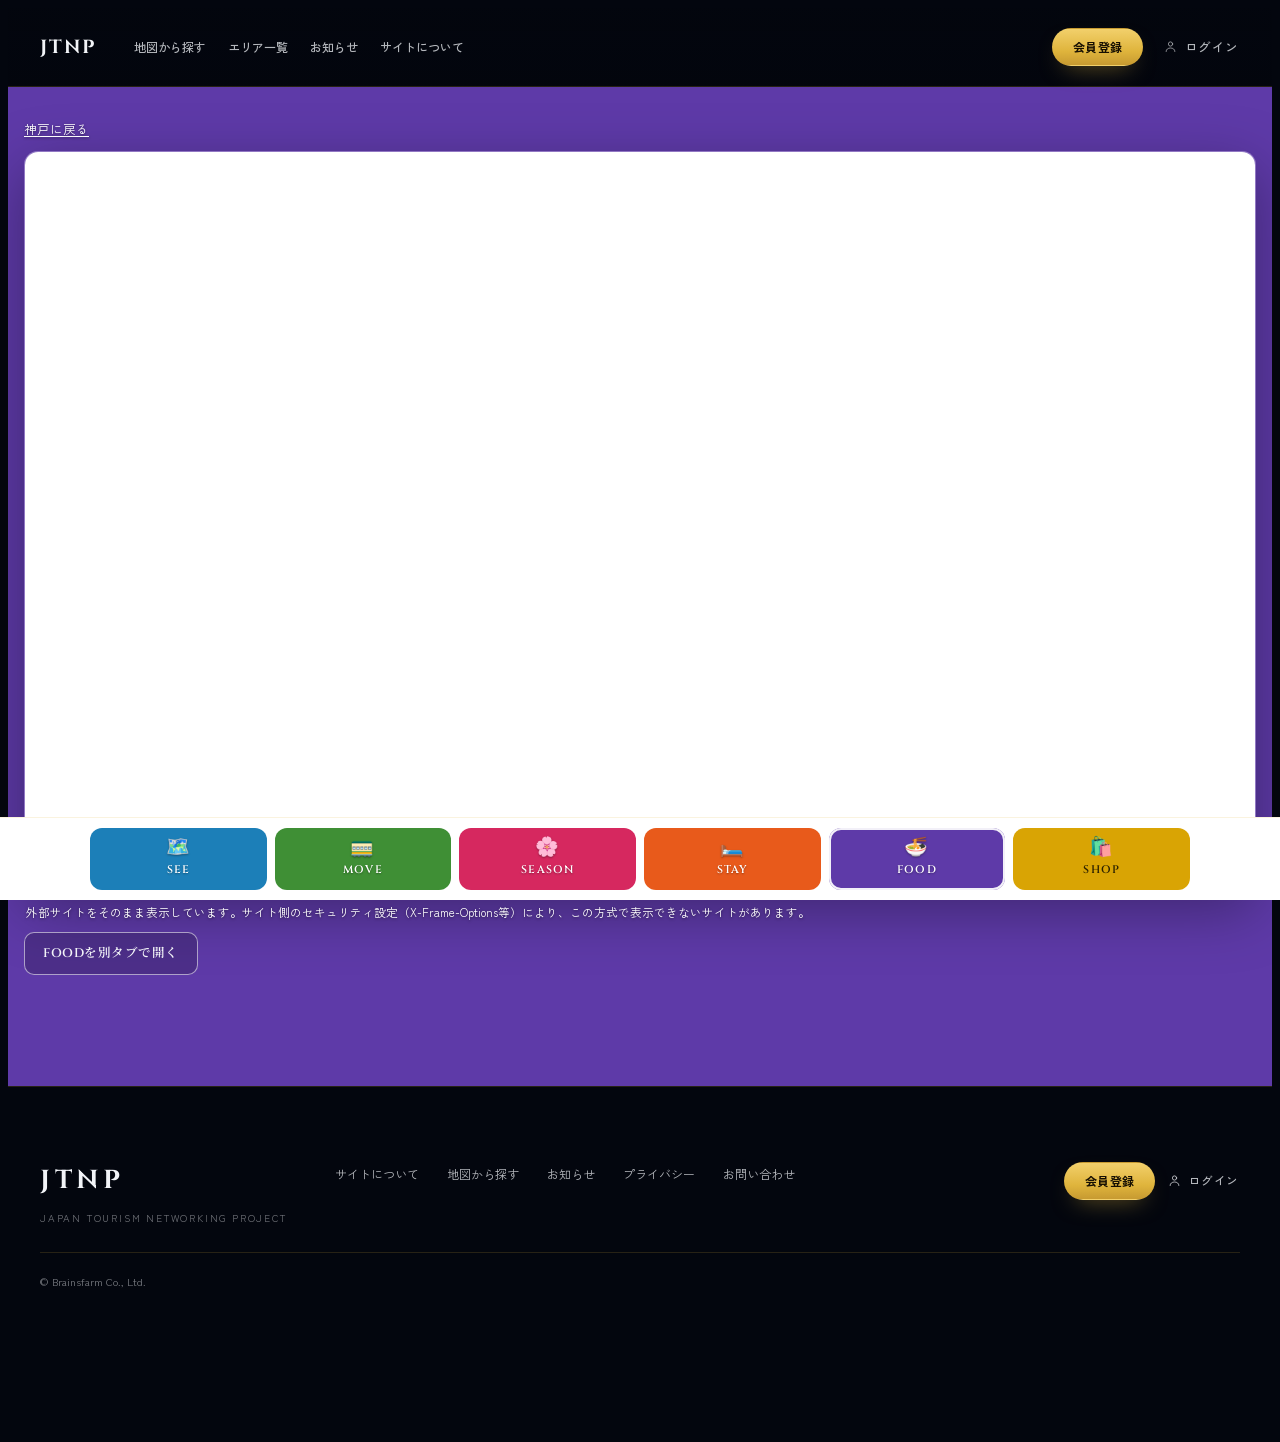
<file: kobe-iframe-test/food/index.html>
<!DOCTYPE html>
<html lang="ja">
<head>
<meta charset="UTF-8">
<meta name="viewport" content="width=device-width, initial-scale=1">
<title>FOOD — JTNP KOBE iframe Navigation Prototype (検証用)</title>

<!--
  /kobe-iframe-test/food/ — KOBE iframe navigation prototype, FOOD detail page.
  =======================================================================
  STANDALONE VERIFICATION PROTOTYPE ONLY, one of 6 category detail pages
  under /kobe-iframe-test/ (see ../index.html's entry-page comment for the
  full 7-page structure and rationale). NOT a WordPress implementation and
  completely separate from WordPress production, JTNP_Kobe_WP_Migration,
  the existing HOME prototype and the existing KOBE prototype — none of
  those are modified by this file.

  Reused, unmodified, from the existing KOBE prototype (Source of Truth for
  visual design per this task's brief):
    - APP BAR markup + ../../assets/css/jtnp-area.css + ../../assets/js/jtnp-appbar.js
    - FOOTER markup + ../../assets/css/jtnp-area.css
  This page has no HERO and no 神戸ニュース section (entry-page only content).

  This page's only real content is the IFRAME SECTION below, fixed to this
  one category:
    FOOD -> https://savorjapan.com/
  Background color = this category's fixed menu color (previously JS-driven
  when all 6 categories shared one page; now static, since one page = one
  category).
-->

<link rel="stylesheet" href="https://fonts.googleapis.com/css2?family=Cinzel:wght@600;700&family=Noto+Serif+JP:wght@400;600;700&family=Zen+Kaku+Gothic+New:wght@400;500;700&display=swap">
<link rel="stylesheet" href="../../assets/css/jtnp-area.css">
<link rel="stylesheet" href="../css/kobe-iframe-test.css">
</head>
<body class="jtnp-area-page">
<div class="jtnp-area" id="main" role="main">

  <!-- =====================================================================
       APP BAR — reused verbatim from ../../kobe/index.html (unmodified
       file). No HERO on this page, so the App Bar's own solid background
       (not HERO-transparent) is what keeps it fully legible here.
       ===================================================================== -->
  <section class="blk jtnp-appbar-blk">
    <div class="appbar" data-jtnp-appbar>
      <div class="ab-left">
        <a class="jtnp" href="../../index.html" aria-label="JTNP ホーム">JTNP</a>
      </div>

      <ul class="ab-nav" id="jtnp-ab-nav" data-jtnp-nav>
        <li><a href="../../kobe/index.html#jtnp-explore" data-jtnp-nav-link>地図から探す</a></li>
        <li><a href="../../kobe/index.html#jtnp-collection" data-jtnp-nav-link>エリア一覧</a></li>
        <li><a href="../../kobe/index.html#jtnp-news" data-jtnp-nav-link>お知らせ</a></li>
        <li><a href="../../index.html#jtnp-about" data-jtnp-nav-link>サイトについて</a></li>
      </ul>

      <div class="ab-right">
        <a class="btn primary sm ab-join" href="#">会員登録</a>

        <a class="btn text ab-login" href="#">
          <svg class="i" viewBox="0 0 24 24" width="15" height="15" fill="none" stroke="currentColor" stroke-width="1.5" stroke-linecap="round" stroke-linejoin="round" aria-hidden="true" focusable="false"><circle cx="12" cy="8" r="3.4"/><path d="M5 20c0-3.6 3.1-5.6 7-5.6s7 2 7 5.6"/></svg>
          ログイン
        </a>

        <button
          type="button"
          class="ab-navtoggle"
          data-jtnp-nav-toggle
          aria-expanded="false"
          aria-controls="jtnp-ab-nav"
          aria-label="メニューを開く"
          data-label-open="メニューを開く"
          data-label-close="メニューを閉じる"
        >
          <svg class="i" viewBox="0 0 24 24" width="20" height="20" fill="none" stroke="currentColor" stroke-width="1.5" stroke-linecap="round" stroke-linejoin="round" aria-hidden="true" focusable="false"><path d="M4 7h16"/><path d="M4 12h16"/><path d="M4 17h16"/></svg>
        </button>
      </div>
    </div>
  </section>

  <!-- =====================================================================
       IFRAME SECTION — this page's only real content. The external site is
       shown as-is, unmodified, inside this iframe; internal navigation
       inside the external site is left to that site's own links. Section
       background is this category's fixed color (see 11 in the brief).
       ===================================================================== -->
  <section class="blk kit-iframe-blk" id="kit-iframe" data-kit-color="food">
    <div class="kit-content">
      <a class="kit-back-link" href="../">神戸に戻る</a>
      <div class="kit-iframe-wrap">
        <iframe
          id="kit-frame"
          class="kit-frame"
          src="https://savorjapan.com/"
          title="外部観光情報サイト（FOOD）"
          loading="eager"
          referrerpolicy="no-referrer-when-downgrade"
        ></iframe>
      </div>
      <p class="kit-note">外部サイトをそのまま表示しています。サイト側のセキュリティ設定（X-Frame-Options等）により、この方式で表示できないサイトがあります。</p>
      <a class="kit-open-link" href="https://savorjapan.com/" target="_blank" rel="noopener noreferrer">FOODを別タブで開く</a>
    </div>
  </section>

  <!-- =====================================================================
       FOOTER — reused verbatim from ../../kobe/index.html.
       ===================================================================== -->
  <section class="blk jtnp-footer-blk">
    <div class="footer">
      <p class="ft-logo"><a class="ft-logo-link" href="../../index.html" aria-label="JTNP ホーム">JTNP</a></p>
      <p class="ft-sub">Japan Tourism Networking Project</p>

      <div class="ft-links">
        <a class="ft-link" href="../../index.html#jtnp-about">サイトについて</a>
        <a class="ft-link" href="../../kobe/index.html#jtnp-explore">地図から探す</a>
        <a class="ft-link" href="../../kobe/index.html#jtnp-news">お知らせ</a>
        <span class="ft-link">プライバシー</span>
        <span class="ft-link">お問い合わせ</span>
      </div>

      <div class="ft-login">
        <a class="btn primary sm ft-join" href="#">会員登録</a>
        <a class="btn text ft-loginlink" href="#">
          <svg class="i" viewBox="0 0 24 24" width="15" height="15" fill="none" stroke="currentColor" stroke-width="1.5" stroke-linecap="round" stroke-linejoin="round" aria-hidden="true" focusable="false"><circle cx="12" cy="8" r="3.4"/><path d="M5 20c0-3.6 3.1-5.6 7-5.6s7 2 7 5.6"/></svg>
          ログイン
        </a>
      </div>

      <p class="ft-c">&copy; Brainsfarm Co., Ltd.</p>
    </div>
  </section>

</div><!-- [ /.jtnp-area ] -->

<!-- =========================================================================
     BOTTOM FIXED 6-MENU. Plain internal navigation to the 6 category detail
     pages — always visible, fixed to the bottom of the viewport. FOOD is
     the active category on this page.
     ========================================================================= -->
<nav class="kit-menu" data-kit-menu aria-label="カテゴリメニュー">
  <div class="kit-menu-grid">
    <a class="kit-menu-item" href="../see/" data-kit-color="see">
      <span class="kit-menu-icon" aria-hidden="true">🗺️</span>
      <span class="kit-menu-text">SEE</span>
    </a>
    <a class="kit-menu-item" href="../move/" data-kit-color="move">
      <span class="kit-menu-icon" aria-hidden="true">🚃</span>
      <span class="kit-menu-text">MOVE</span>
    </a>
    <a class="kit-menu-item" href="../season/" data-kit-color="season">
      <span class="kit-menu-icon" aria-hidden="true">🌸</span>
      <span class="kit-menu-text">SEASON</span>
    </a>
    <a class="kit-menu-item" href="../stay/" data-kit-color="stay">
      <span class="kit-menu-icon" aria-hidden="true">🛏️</span>
      <span class="kit-menu-text">STAY</span>
    </a>
    <a class="kit-menu-item is-current" href="../food/" data-kit-color="food" aria-current="page">
      <span class="kit-menu-icon" aria-hidden="true">🍜</span>
      <span class="kit-menu-text">FOOD</span>
    </a>
    <a class="kit-menu-item" href="../shop/" data-kit-color="shop">
      <span class="kit-menu-icon" aria-hidden="true">🛍️</span>
      <span class="kit-menu-text">SHOP</span>
    </a>
  </div>
</nav>

<script src="../../assets/js/jtnp-appbar.js"></script>
<script src="../js/kobe-iframe-test.js"></script>
</body>
</html>
</file>
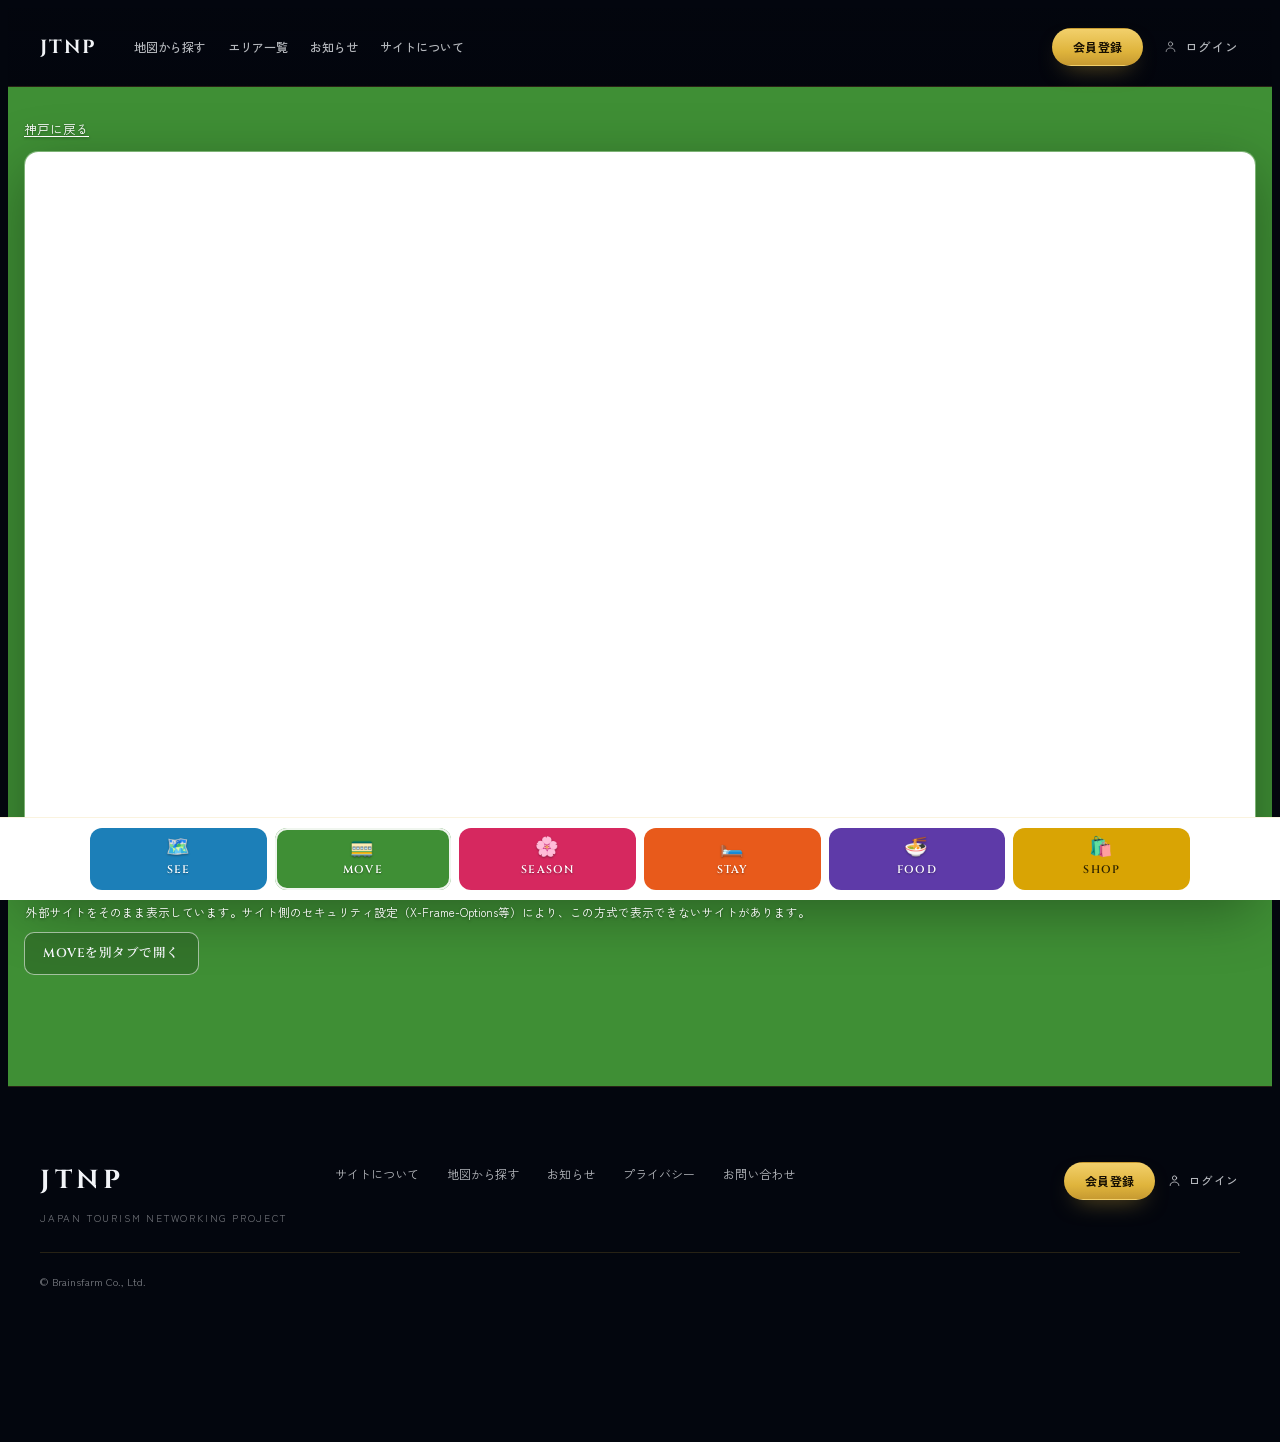
<file: kobe-iframe-test/move/index.html>
<!DOCTYPE html>
<html lang="ja">
<head>
<meta charset="UTF-8">
<meta name="viewport" content="width=device-width, initial-scale=1">
<title>MOVE — JTNP KOBE iframe Navigation Prototype (検証用)</title>

<!--
  /kobe-iframe-test/move/ — KOBE iframe navigation prototype, MOVE detail page.
  =======================================================================
  STANDALONE VERIFICATION PROTOTYPE ONLY, one of 6 category detail pages
  under /kobe-iframe-test/ (see ../index.html's entry-page comment for the
  full 7-page structure and rationale). NOT a WordPress implementation and
  completely separate from WordPress production, JTNP_Kobe_WP_Migration,
  the existing HOME prototype and the existing KOBE prototype — none of
  those are modified by this file.

  Reused, unmodified, from the existing KOBE prototype (Source of Truth for
  visual design per this task's brief):
    - APP BAR markup + ../../assets/css/jtnp-area.css + ../../assets/js/jtnp-appbar.js
    - FOOTER markup + ../../assets/css/jtnp-area.css
  This page has no HERO and no 神戸ニュース section (entry-page only content).

  This page's only real content is the IFRAME SECTION below, fixed to this
  one category:
    MOVE -> https://www.hyogo-tourism.jp/world/access/
  Background color = this category's fixed menu color (previously JS-driven
  when all 6 categories shared one page; now static, since one page = one
  category).
-->

<link rel="stylesheet" href="https://fonts.googleapis.com/css2?family=Cinzel:wght@600;700&family=Noto+Serif+JP:wght@400;600;700&family=Zen+Kaku+Gothic+New:wght@400;500;700&display=swap">
<link rel="stylesheet" href="../../assets/css/jtnp-area.css">
<link rel="stylesheet" href="../css/kobe-iframe-test.css">
</head>
<body class="jtnp-area-page">
<div class="jtnp-area" id="main" role="main">

  <!-- =====================================================================
       APP BAR — reused verbatim from ../../kobe/index.html (unmodified
       file). No HERO on this page, so the App Bar's own solid background
       (not HERO-transparent) is what keeps it fully legible here.
       ===================================================================== -->
  <section class="blk jtnp-appbar-blk">
    <div class="appbar" data-jtnp-appbar>
      <div class="ab-left">
        <a class="jtnp" href="../../index.html" aria-label="JTNP ホーム">JTNP</a>
      </div>

      <ul class="ab-nav" id="jtnp-ab-nav" data-jtnp-nav>
        <li><a href="../../kobe/index.html#jtnp-explore" data-jtnp-nav-link>地図から探す</a></li>
        <li><a href="../../kobe/index.html#jtnp-collection" data-jtnp-nav-link>エリア一覧</a></li>
        <li><a href="../../kobe/index.html#jtnp-news" data-jtnp-nav-link>お知らせ</a></li>
        <li><a href="../../index.html#jtnp-about" data-jtnp-nav-link>サイトについて</a></li>
      </ul>

      <div class="ab-right">
        <a class="btn primary sm ab-join" href="#">会員登録</a>

        <a class="btn text ab-login" href="#">
          <svg class="i" viewBox="0 0 24 24" width="15" height="15" fill="none" stroke="currentColor" stroke-width="1.5" stroke-linecap="round" stroke-linejoin="round" aria-hidden="true" focusable="false"><circle cx="12" cy="8" r="3.4"/><path d="M5 20c0-3.6 3.1-5.6 7-5.6s7 2 7 5.6"/></svg>
          ログイン
        </a>

        <button
          type="button"
          class="ab-navtoggle"
          data-jtnp-nav-toggle
          aria-expanded="false"
          aria-controls="jtnp-ab-nav"
          aria-label="メニューを開く"
          data-label-open="メニューを開く"
          data-label-close="メニューを閉じる"
        >
          <svg class="i" viewBox="0 0 24 24" width="20" height="20" fill="none" stroke="currentColor" stroke-width="1.5" stroke-linecap="round" stroke-linejoin="round" aria-hidden="true" focusable="false"><path d="M4 7h16"/><path d="M4 12h16"/><path d="M4 17h16"/></svg>
        </button>
      </div>
    </div>
  </section>

  <!-- =====================================================================
       IFRAME SECTION — this page's only real content. The external site is
       shown as-is, unmodified, inside this iframe; internal navigation
       inside the external site is left to that site's own links. Section
       background is this category's fixed color (see 11 in the brief).
       ===================================================================== -->
  <section class="blk kit-iframe-blk" id="kit-iframe" data-kit-color="move">
    <div class="kit-content">
      <a class="kit-back-link" href="../">神戸に戻る</a>
      <div class="kit-iframe-wrap">
        <iframe
          id="kit-frame"
          class="kit-frame"
          src="https://www.hyogo-tourism.jp/world/access/"
          title="外部観光情報サイト（MOVE）"
          loading="eager"
          referrerpolicy="no-referrer-when-downgrade"
        ></iframe>
      </div>
      <p class="kit-note">外部サイトをそのまま表示しています。サイト側のセキュリティ設定（X-Frame-Options等）により、この方式で表示できないサイトがあります。</p>
      <a class="kit-open-link" href="https://www.hyogo-tourism.jp/world/access/" target="_blank" rel="noopener noreferrer">MOVEを別タブで開く</a>
    </div>
  </section>

  <!-- =====================================================================
       FOOTER — reused verbatim from ../../kobe/index.html.
       ===================================================================== -->
  <section class="blk jtnp-footer-blk">
    <div class="footer">
      <p class="ft-logo"><a class="ft-logo-link" href="../../index.html" aria-label="JTNP ホーム">JTNP</a></p>
      <p class="ft-sub">Japan Tourism Networking Project</p>

      <div class="ft-links">
        <a class="ft-link" href="../../index.html#jtnp-about">サイトについて</a>
        <a class="ft-link" href="../../kobe/index.html#jtnp-explore">地図から探す</a>
        <a class="ft-link" href="../../kobe/index.html#jtnp-news">お知らせ</a>
        <span class="ft-link">プライバシー</span>
        <span class="ft-link">お問い合わせ</span>
      </div>

      <div class="ft-login">
        <a class="btn primary sm ft-join" href="#">会員登録</a>
        <a class="btn text ft-loginlink" href="#">
          <svg class="i" viewBox="0 0 24 24" width="15" height="15" fill="none" stroke="currentColor" stroke-width="1.5" stroke-linecap="round" stroke-linejoin="round" aria-hidden="true" focusable="false"><circle cx="12" cy="8" r="3.4"/><path d="M5 20c0-3.6 3.1-5.6 7-5.6s7 2 7 5.6"/></svg>
          ログイン
        </a>
      </div>

      <p class="ft-c">&copy; Brainsfarm Co., Ltd.</p>
    </div>
  </section>

</div><!-- [ /.jtnp-area ] -->

<!-- =========================================================================
     BOTTOM FIXED 6-MENU. Plain internal navigation to the 6 category detail
     pages — always visible, fixed to the bottom of the viewport. MOVE is
     the active category on this page.
     ========================================================================= -->
<nav class="kit-menu" data-kit-menu aria-label="カテゴリメニュー">
  <div class="kit-menu-grid">
    <a class="kit-menu-item" href="../see/" data-kit-color="see">
      <span class="kit-menu-icon" aria-hidden="true">🗺️</span>
      <span class="kit-menu-text">SEE</span>
    </a>
    <a class="kit-menu-item is-current" href="../move/" data-kit-color="move" aria-current="page">
      <span class="kit-menu-icon" aria-hidden="true">🚃</span>
      <span class="kit-menu-text">MOVE</span>
    </a>
    <a class="kit-menu-item" href="../season/" data-kit-color="season">
      <span class="kit-menu-icon" aria-hidden="true">🌸</span>
      <span class="kit-menu-text">SEASON</span>
    </a>
    <a class="kit-menu-item" href="../stay/" data-kit-color="stay">
      <span class="kit-menu-icon" aria-hidden="true">🛏️</span>
      <span class="kit-menu-text">STAY</span>
    </a>
    <a class="kit-menu-item" href="../food/" data-kit-color="food">
      <span class="kit-menu-icon" aria-hidden="true">🍜</span>
      <span class="kit-menu-text">FOOD</span>
    </a>
    <a class="kit-menu-item" href="../shop/" data-kit-color="shop">
      <span class="kit-menu-icon" aria-hidden="true">🛍️</span>
      <span class="kit-menu-text">SHOP</span>
    </a>
  </div>
</nav>

<script src="../../assets/js/jtnp-appbar.js"></script>
<script src="../js/kobe-iframe-test.js"></script>
</body>
</html>
</file>
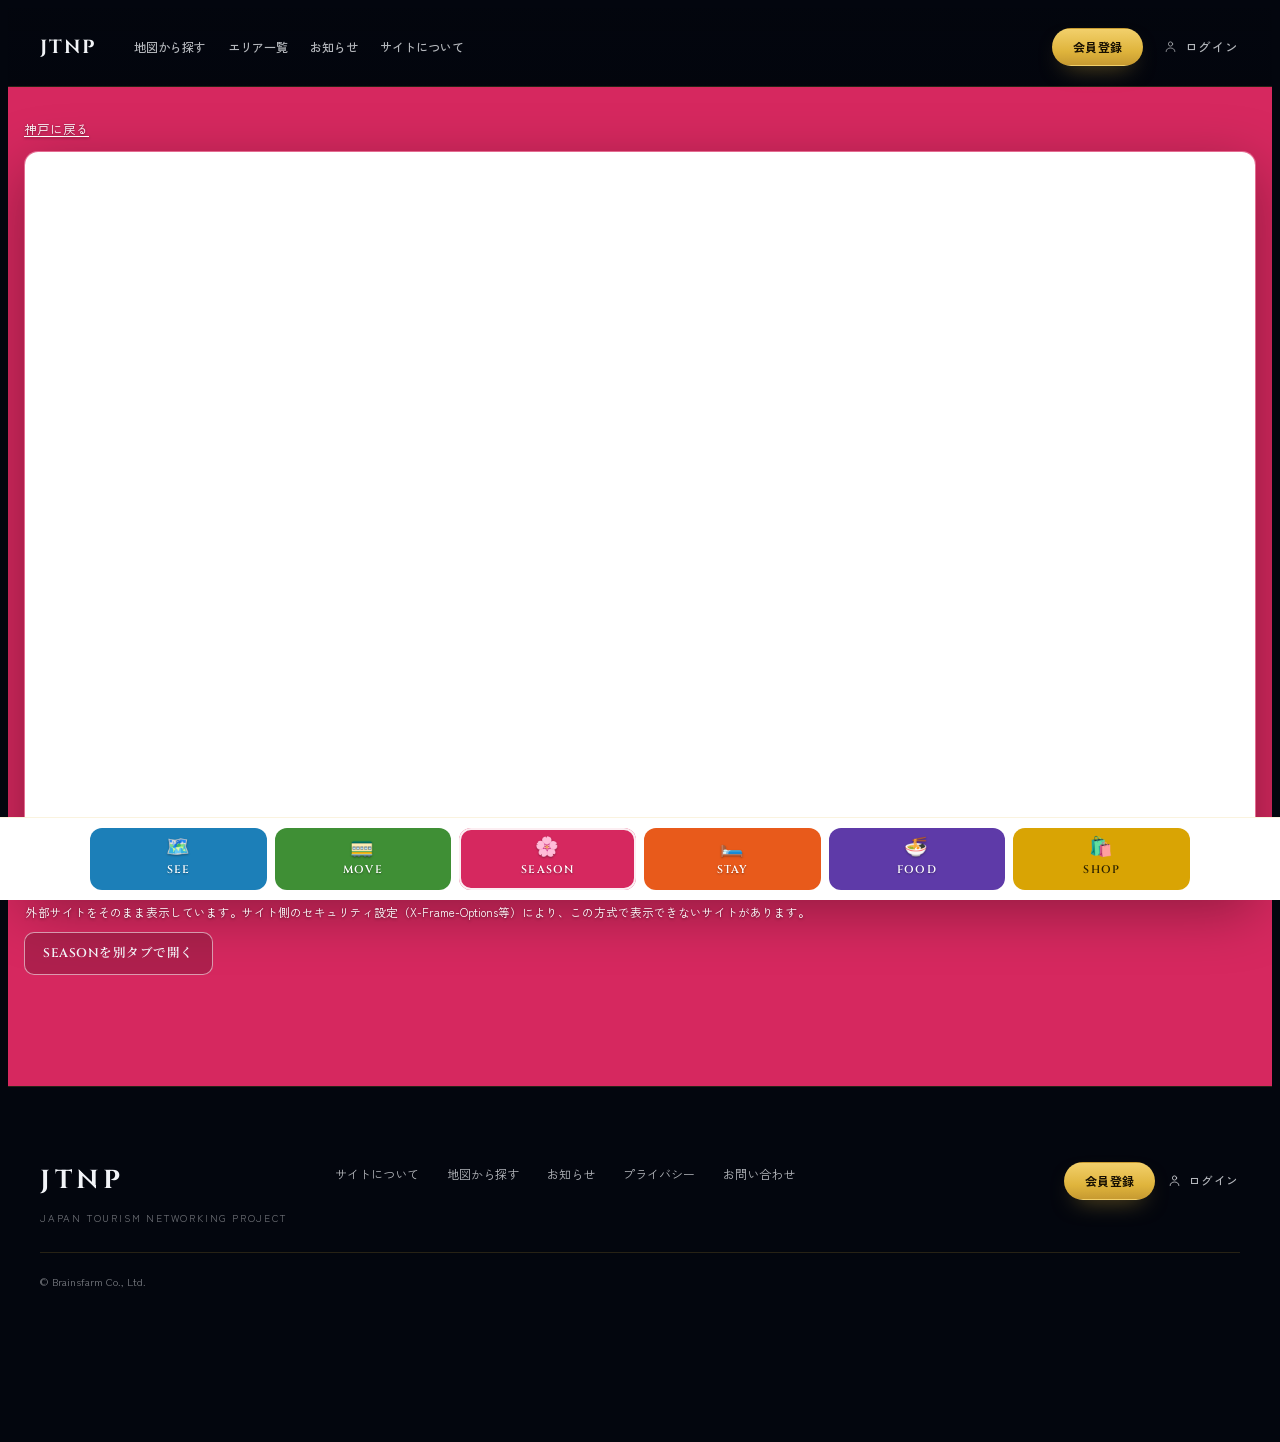
<file: kobe-iframe-test/season/index.html>
<!DOCTYPE html>
<html lang="ja">
<head>
<meta charset="UTF-8">
<meta name="viewport" content="width=device-width, initial-scale=1">
<title>SEASON — JTNP KOBE iframe Navigation Prototype (検証用)</title>

<!--
  /kobe-iframe-test/season/ — KOBE iframe navigation prototype, SEASON detail page.
  =======================================================================
  STANDALONE VERIFICATION PROTOTYPE ONLY, one of 6 category detail pages
  under /kobe-iframe-test/ (see ../index.html's entry-page comment for the
  full 7-page structure and rationale). NOT a WordPress implementation and
  completely separate from WordPress production, JTNP_Kobe_WP_Migration,
  the existing HOME prototype and the existing KOBE prototype — none of
  those are modified by this file.

  Reused, unmodified, from the existing KOBE prototype (Source of Truth for
  visual design per this task's brief):
    - APP BAR markup + ../../assets/css/jtnp-area.css + ../../assets/js/jtnp-appbar.js
    - FOOTER markup + ../../assets/css/jtnp-area.css
  This page has no HERO and no 神戸ニュース section (entry-page only content).

  This page's only real content is the IFRAME SECTION below, fixed to this
  one category:
    SEASON -> https://www.hyogo-tourism.jp/world/feature/
  Background color = this category's fixed menu color (previously JS-driven
  when all 6 categories shared one page; now static, since one page = one
  category).
-->

<link rel="stylesheet" href="https://fonts.googleapis.com/css2?family=Cinzel:wght@600;700&family=Noto+Serif+JP:wght@400;600;700&family=Zen+Kaku+Gothic+New:wght@400;500;700&display=swap">
<link rel="stylesheet" href="../../assets/css/jtnp-area.css">
<link rel="stylesheet" href="../css/kobe-iframe-test.css">
</head>
<body class="jtnp-area-page">
<div class="jtnp-area" id="main" role="main">

  <!-- =====================================================================
       APP BAR — reused verbatim from ../../kobe/index.html (unmodified
       file). No HERO on this page, so the App Bar's own solid background
       (not HERO-transparent) is what keeps it fully legible here.
       ===================================================================== -->
  <section class="blk jtnp-appbar-blk">
    <div class="appbar" data-jtnp-appbar>
      <div class="ab-left">
        <a class="jtnp" href="../../index.html" aria-label="JTNP ホーム">JTNP</a>
      </div>

      <ul class="ab-nav" id="jtnp-ab-nav" data-jtnp-nav>
        <li><a href="../../kobe/index.html#jtnp-explore" data-jtnp-nav-link>地図から探す</a></li>
        <li><a href="../../kobe/index.html#jtnp-collection" data-jtnp-nav-link>エリア一覧</a></li>
        <li><a href="../../kobe/index.html#jtnp-news" data-jtnp-nav-link>お知らせ</a></li>
        <li><a href="../../index.html#jtnp-about" data-jtnp-nav-link>サイトについて</a></li>
      </ul>

      <div class="ab-right">
        <a class="btn primary sm ab-join" href="#">会員登録</a>

        <a class="btn text ab-login" href="#">
          <svg class="i" viewBox="0 0 24 24" width="15" height="15" fill="none" stroke="currentColor" stroke-width="1.5" stroke-linecap="round" stroke-linejoin="round" aria-hidden="true" focusable="false"><circle cx="12" cy="8" r="3.4"/><path d="M5 20c0-3.6 3.1-5.6 7-5.6s7 2 7 5.6"/></svg>
          ログイン
        </a>

        <button
          type="button"
          class="ab-navtoggle"
          data-jtnp-nav-toggle
          aria-expanded="false"
          aria-controls="jtnp-ab-nav"
          aria-label="メニューを開く"
          data-label-open="メニューを開く"
          data-label-close="メニューを閉じる"
        >
          <svg class="i" viewBox="0 0 24 24" width="20" height="20" fill="none" stroke="currentColor" stroke-width="1.5" stroke-linecap="round" stroke-linejoin="round" aria-hidden="true" focusable="false"><path d="M4 7h16"/><path d="M4 12h16"/><path d="M4 17h16"/></svg>
        </button>
      </div>
    </div>
  </section>

  <!-- =====================================================================
       IFRAME SECTION — this page's only real content. The external site is
       shown as-is, unmodified, inside this iframe; internal navigation
       inside the external site is left to that site's own links. Section
       background is this category's fixed color (see 11 in the brief).
       ===================================================================== -->
  <section class="blk kit-iframe-blk" id="kit-iframe" data-kit-color="season">
    <div class="kit-content">
      <a class="kit-back-link" href="../">神戸に戻る</a>
      <div class="kit-iframe-wrap">
        <iframe
          id="kit-frame"
          class="kit-frame"
          src="https://www.hyogo-tourism.jp/world/feature/"
          title="外部観光情報サイト（SEASON）"
          loading="eager"
          referrerpolicy="no-referrer-when-downgrade"
        ></iframe>
      </div>
      <p class="kit-note">外部サイトをそのまま表示しています。サイト側のセキュリティ設定（X-Frame-Options等）により、この方式で表示できないサイトがあります。</p>
      <a class="kit-open-link" href="https://www.hyogo-tourism.jp/world/feature/" target="_blank" rel="noopener noreferrer">SEASONを別タブで開く</a>
    </div>
  </section>

  <!-- =====================================================================
       FOOTER — reused verbatim from ../../kobe/index.html.
       ===================================================================== -->
  <section class="blk jtnp-footer-blk">
    <div class="footer">
      <p class="ft-logo"><a class="ft-logo-link" href="../../index.html" aria-label="JTNP ホーム">JTNP</a></p>
      <p class="ft-sub">Japan Tourism Networking Project</p>

      <div class="ft-links">
        <a class="ft-link" href="../../index.html#jtnp-about">サイトについて</a>
        <a class="ft-link" href="../../kobe/index.html#jtnp-explore">地図から探す</a>
        <a class="ft-link" href="../../kobe/index.html#jtnp-news">お知らせ</a>
        <span class="ft-link">プライバシー</span>
        <span class="ft-link">お問い合わせ</span>
      </div>

      <div class="ft-login">
        <a class="btn primary sm ft-join" href="#">会員登録</a>
        <a class="btn text ft-loginlink" href="#">
          <svg class="i" viewBox="0 0 24 24" width="15" height="15" fill="none" stroke="currentColor" stroke-width="1.5" stroke-linecap="round" stroke-linejoin="round" aria-hidden="true" focusable="false"><circle cx="12" cy="8" r="3.4"/><path d="M5 20c0-3.6 3.1-5.6 7-5.6s7 2 7 5.6"/></svg>
          ログイン
        </a>
      </div>

      <p class="ft-c">&copy; Brainsfarm Co., Ltd.</p>
    </div>
  </section>

</div><!-- [ /.jtnp-area ] -->

<!-- =========================================================================
     BOTTOM FIXED 6-MENU. Plain internal navigation to the 6 category detail
     pages — always visible, fixed to the bottom of the viewport. SEASON is
     the active category on this page.
     ========================================================================= -->
<nav class="kit-menu" data-kit-menu aria-label="カテゴリメニュー">
  <div class="kit-menu-grid">
    <a class="kit-menu-item" href="../see/" data-kit-color="see">
      <span class="kit-menu-icon" aria-hidden="true">🗺️</span>
      <span class="kit-menu-text">SEE</span>
    </a>
    <a class="kit-menu-item" href="../move/" data-kit-color="move">
      <span class="kit-menu-icon" aria-hidden="true">🚃</span>
      <span class="kit-menu-text">MOVE</span>
    </a>
    <a class="kit-menu-item is-current" href="../season/" data-kit-color="season" aria-current="page">
      <span class="kit-menu-icon" aria-hidden="true">🌸</span>
      <span class="kit-menu-text">SEASON</span>
    </a>
    <a class="kit-menu-item" href="../stay/" data-kit-color="stay">
      <span class="kit-menu-icon" aria-hidden="true">🛏️</span>
      <span class="kit-menu-text">STAY</span>
    </a>
    <a class="kit-menu-item" href="../food/" data-kit-color="food">
      <span class="kit-menu-icon" aria-hidden="true">🍜</span>
      <span class="kit-menu-text">FOOD</span>
    </a>
    <a class="kit-menu-item" href="../shop/" data-kit-color="shop">
      <span class="kit-menu-icon" aria-hidden="true">🛍️</span>
      <span class="kit-menu-text">SHOP</span>
    </a>
  </div>
</nav>

<script src="../../assets/js/jtnp-appbar.js"></script>
<script src="../js/kobe-iframe-test.js"></script>
</body>
</html>
</file>
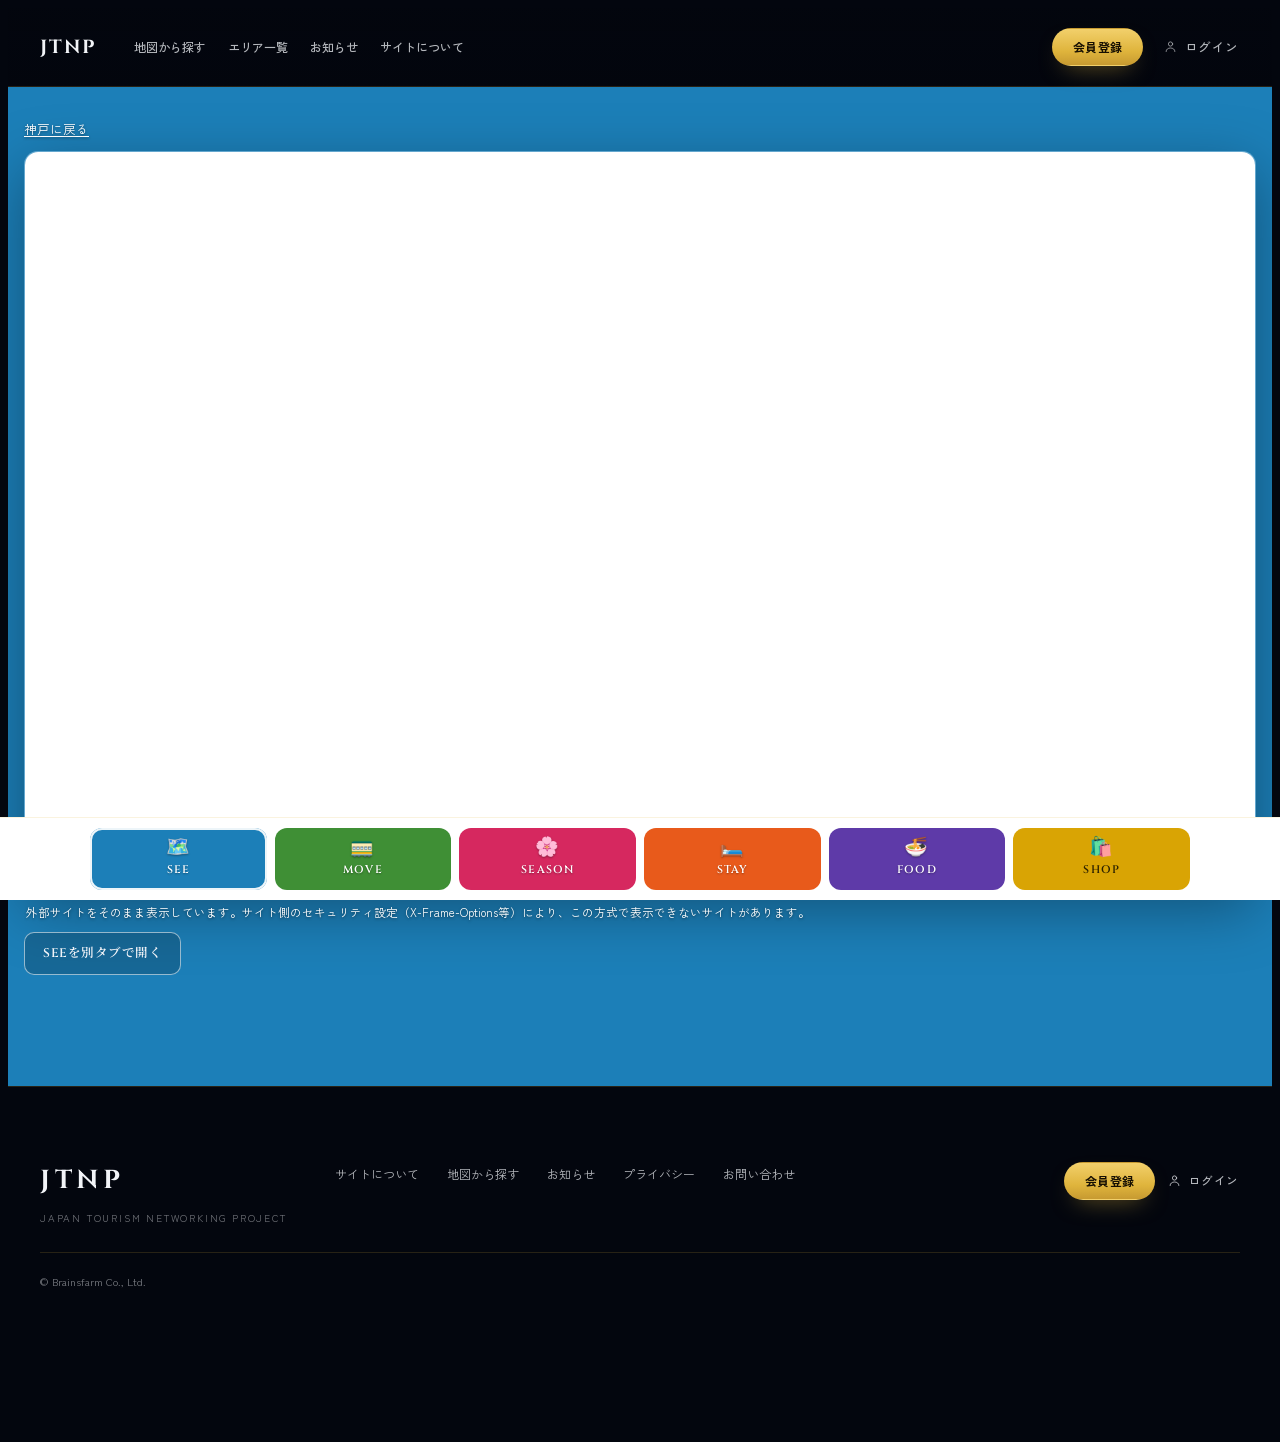
<file: kobe-iframe-test/see/index.html>
<!DOCTYPE html>
<html lang="ja">
<head>
<meta charset="UTF-8">
<meta name="viewport" content="width=device-width, initial-scale=1">
<title>SEE — JTNP KOBE iframe Navigation Prototype (検証用)</title>

<!--
  /kobe-iframe-test/see/ — KOBE iframe navigation prototype, SEE detail page.
  =======================================================================
  STANDALONE VERIFICATION PROTOTYPE ONLY, one of 6 category detail pages
  under /kobe-iframe-test/ (see ../index.html's entry-page comment for the
  full 7-page structure and rationale). NOT a WordPress implementation and
  completely separate from WordPress production, JTNP_Kobe_WP_Migration,
  the existing HOME prototype and the existing KOBE prototype — none of
  those are modified by this file.

  Reused, unmodified, from the existing KOBE prototype (Source of Truth for
  visual design per this task's brief):
    - APP BAR markup + ../../assets/css/jtnp-area.css + ../../assets/js/jtnp-appbar.js
    - FOOTER markup + ../../assets/css/jtnp-area.css
  This page has no HERO and no 神戸ニュース section (entry-page only content).

  This page's only real content is the IFRAME SECTION below, fixed to this
  one category:
    SEE -> https://www.hyogo-tourism.jp/world/
  Background color = this category's fixed menu color (previously JS-driven
  when all 6 categories shared one page; now static, since one page = one
  category).
-->

<link rel="stylesheet" href="https://fonts.googleapis.com/css2?family=Cinzel:wght@600;700&family=Noto+Serif+JP:wght@400;600;700&family=Zen+Kaku+Gothic+New:wght@400;500;700&display=swap">
<link rel="stylesheet" href="../../assets/css/jtnp-area.css">
<link rel="stylesheet" href="../css/kobe-iframe-test.css">
</head>
<body class="jtnp-area-page">
<div class="jtnp-area" id="main" role="main">

  <!-- =====================================================================
       APP BAR — reused verbatim from ../../kobe/index.html (unmodified
       file). No HERO on this page, so the App Bar's own solid background
       (not HERO-transparent) is what keeps it fully legible here.
       ===================================================================== -->
  <section class="blk jtnp-appbar-blk">
    <div class="appbar" data-jtnp-appbar>
      <div class="ab-left">
        <a class="jtnp" href="../../index.html" aria-label="JTNP ホーム">JTNP</a>
      </div>

      <ul class="ab-nav" id="jtnp-ab-nav" data-jtnp-nav>
        <li><a href="../../kobe/index.html#jtnp-explore" data-jtnp-nav-link>地図から探す</a></li>
        <li><a href="../../kobe/index.html#jtnp-collection" data-jtnp-nav-link>エリア一覧</a></li>
        <li><a href="../../kobe/index.html#jtnp-news" data-jtnp-nav-link>お知らせ</a></li>
        <li><a href="../../index.html#jtnp-about" data-jtnp-nav-link>サイトについて</a></li>
      </ul>

      <div class="ab-right">
        <a class="btn primary sm ab-join" href="#">会員登録</a>

        <a class="btn text ab-login" href="#">
          <svg class="i" viewBox="0 0 24 24" width="15" height="15" fill="none" stroke="currentColor" stroke-width="1.5" stroke-linecap="round" stroke-linejoin="round" aria-hidden="true" focusable="false"><circle cx="12" cy="8" r="3.4"/><path d="M5 20c0-3.6 3.1-5.6 7-5.6s7 2 7 5.6"/></svg>
          ログイン
        </a>

        <button
          type="button"
          class="ab-navtoggle"
          data-jtnp-nav-toggle
          aria-expanded="false"
          aria-controls="jtnp-ab-nav"
          aria-label="メニューを開く"
          data-label-open="メニューを開く"
          data-label-close="メニューを閉じる"
        >
          <svg class="i" viewBox="0 0 24 24" width="20" height="20" fill="none" stroke="currentColor" stroke-width="1.5" stroke-linecap="round" stroke-linejoin="round" aria-hidden="true" focusable="false"><path d="M4 7h16"/><path d="M4 12h16"/><path d="M4 17h16"/></svg>
        </button>
      </div>
    </div>
  </section>

  <!-- =====================================================================
       IFRAME SECTION — this page's only real content. The external site is
       shown as-is, unmodified, inside this iframe; internal navigation
       inside the external site is left to that site's own links. Section
       background is this category's fixed color (see 11 in the brief).
       ===================================================================== -->
  <section class="blk kit-iframe-blk" id="kit-iframe" data-kit-color="see">
    <div class="kit-content">
      <a class="kit-back-link" href="../">神戸に戻る</a>
      <div class="kit-iframe-wrap">
        <iframe
          id="kit-frame"
          class="kit-frame"
          src="https://www.hyogo-tourism.jp/world/"
          title="外部観光情報サイト（SEE）"
          loading="eager"
          referrerpolicy="no-referrer-when-downgrade"
        ></iframe>
      </div>
      <p class="kit-note">外部サイトをそのまま表示しています。サイト側のセキュリティ設定（X-Frame-Options等）により、この方式で表示できないサイトがあります。</p>
      <a class="kit-open-link" href="https://www.hyogo-tourism.jp/world/" target="_blank" rel="noopener noreferrer">SEEを別タブで開く</a>
    </div>
  </section>

  <!-- =====================================================================
       FOOTER — reused verbatim from ../../kobe/index.html.
       ===================================================================== -->
  <section class="blk jtnp-footer-blk">
    <div class="footer">
      <p class="ft-logo"><a class="ft-logo-link" href="../../index.html" aria-label="JTNP ホーム">JTNP</a></p>
      <p class="ft-sub">Japan Tourism Networking Project</p>

      <div class="ft-links">
        <a class="ft-link" href="../../index.html#jtnp-about">サイトについて</a>
        <a class="ft-link" href="../../kobe/index.html#jtnp-explore">地図から探す</a>
        <a class="ft-link" href="../../kobe/index.html#jtnp-news">お知らせ</a>
        <span class="ft-link">プライバシー</span>
        <span class="ft-link">お問い合わせ</span>
      </div>

      <div class="ft-login">
        <a class="btn primary sm ft-join" href="#">会員登録</a>
        <a class="btn text ft-loginlink" href="#">
          <svg class="i" viewBox="0 0 24 24" width="15" height="15" fill="none" stroke="currentColor" stroke-width="1.5" stroke-linecap="round" stroke-linejoin="round" aria-hidden="true" focusable="false"><circle cx="12" cy="8" r="3.4"/><path d="M5 20c0-3.6 3.1-5.6 7-5.6s7 2 7 5.6"/></svg>
          ログイン
        </a>
      </div>

      <p class="ft-c">&copy; Brainsfarm Co., Ltd.</p>
    </div>
  </section>

</div><!-- [ /.jtnp-area ] -->

<!-- =========================================================================
     BOTTOM FIXED 6-MENU. Plain internal navigation to the 6 category detail
     pages — always visible, fixed to the bottom of the viewport. SEE is
     the active category on this page.
     ========================================================================= -->
<nav class="kit-menu" data-kit-menu aria-label="カテゴリメニュー">
  <div class="kit-menu-grid">
    <a class="kit-menu-item is-current" href="../see/" data-kit-color="see" aria-current="page">
      <span class="kit-menu-icon" aria-hidden="true">🗺️</span>
      <span class="kit-menu-text">SEE</span>
    </a>
    <a class="kit-menu-item" href="../move/" data-kit-color="move">
      <span class="kit-menu-icon" aria-hidden="true">🚃</span>
      <span class="kit-menu-text">MOVE</span>
    </a>
    <a class="kit-menu-item" href="../season/" data-kit-color="season">
      <span class="kit-menu-icon" aria-hidden="true">🌸</span>
      <span class="kit-menu-text">SEASON</span>
    </a>
    <a class="kit-menu-item" href="../stay/" data-kit-color="stay">
      <span class="kit-menu-icon" aria-hidden="true">🛏️</span>
      <span class="kit-menu-text">STAY</span>
    </a>
    <a class="kit-menu-item" href="../food/" data-kit-color="food">
      <span class="kit-menu-icon" aria-hidden="true">🍜</span>
      <span class="kit-menu-text">FOOD</span>
    </a>
    <a class="kit-menu-item" href="../shop/" data-kit-color="shop">
      <span class="kit-menu-icon" aria-hidden="true">🛍️</span>
      <span class="kit-menu-text">SHOP</span>
    </a>
  </div>
</nav>

<script src="../../assets/js/jtnp-appbar.js"></script>
<script src="../js/kobe-iframe-test.js"></script>
</body>
</html>
</file>
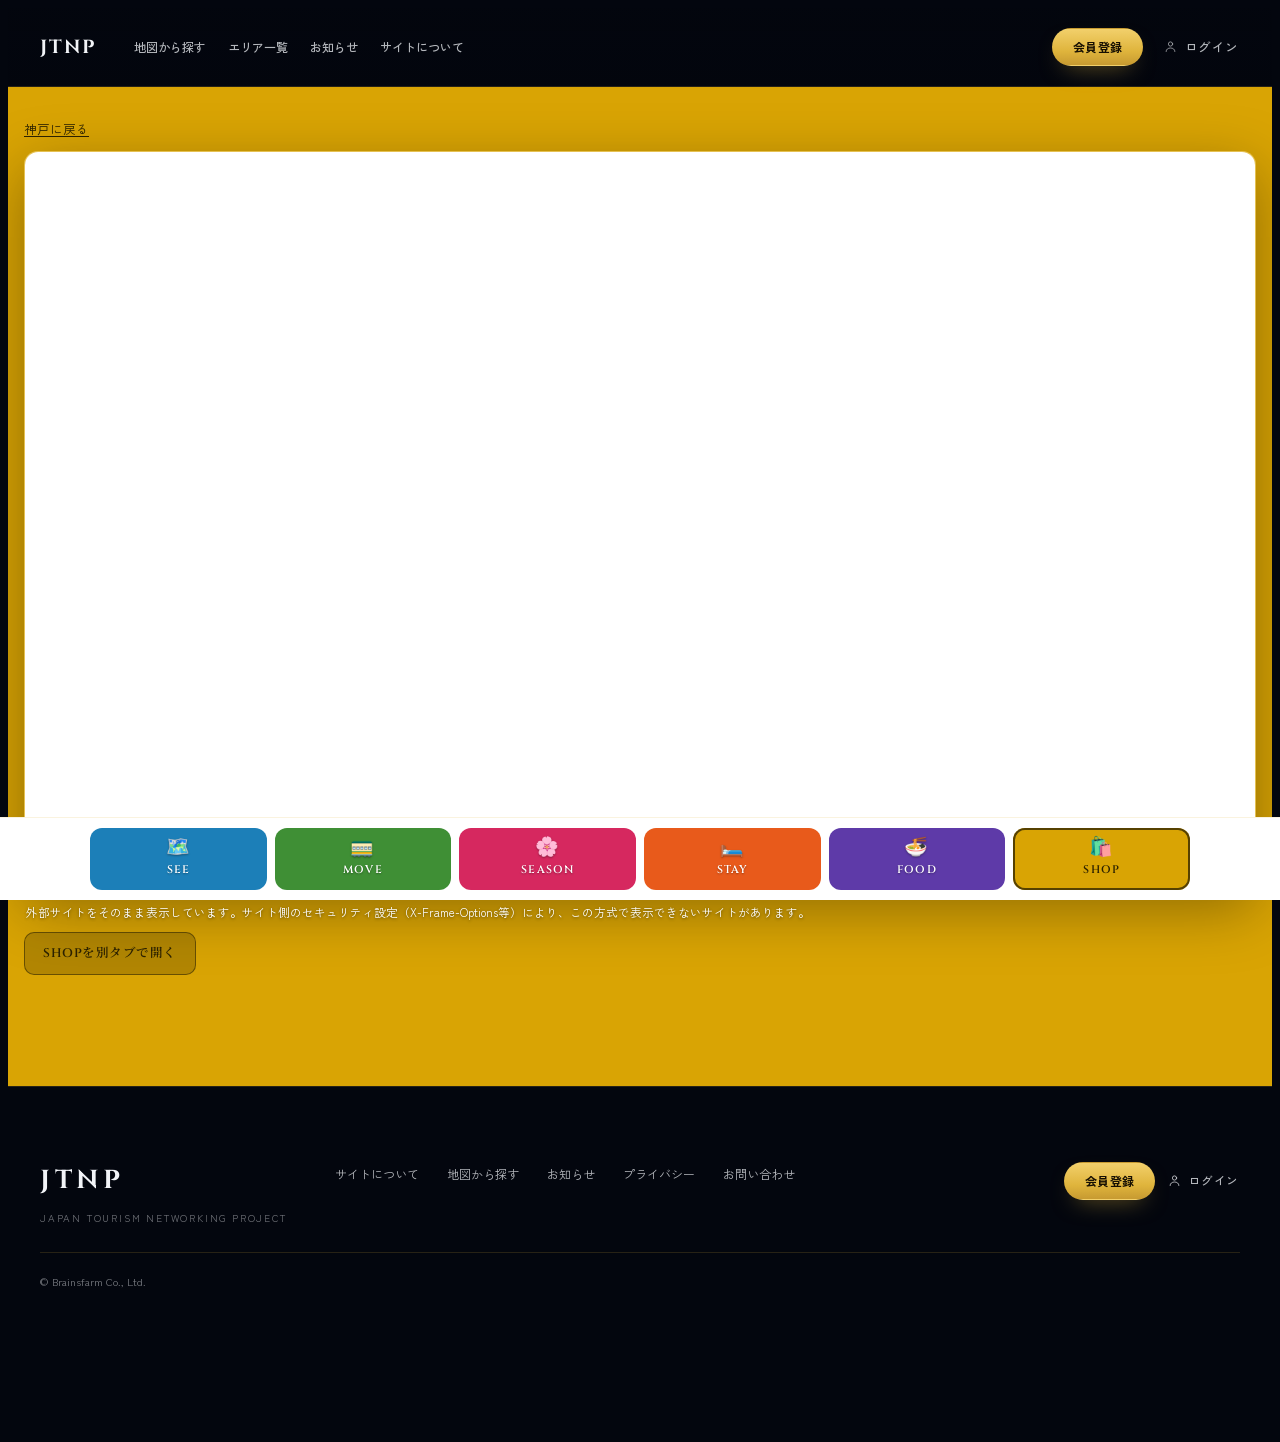
<file: kobe-iframe-test/shop/index.html>
<!DOCTYPE html>
<html lang="ja">
<head>
<meta charset="UTF-8">
<meta name="viewport" content="width=device-width, initial-scale=1">
<title>SHOP — JTNP KOBE iframe Navigation Prototype (検証用)</title>

<!--
  /kobe-iframe-test/shop/ — KOBE iframe navigation prototype, SHOP detail page.
  =======================================================================
  STANDALONE VERIFICATION PROTOTYPE ONLY, one of 6 category detail pages
  under /kobe-iframe-test/ (see ../index.html's entry-page comment for the
  full 7-page structure and rationale). NOT a WordPress implementation and
  completely separate from WordPress production, JTNP_Kobe_WP_Migration,
  the existing HOME prototype and the existing KOBE prototype — none of
  those are modified by this file.

  Reused, unmodified, from the existing KOBE prototype (Source of Truth for
  visual design per this task's brief):
    - APP BAR markup + ../../assets/css/jtnp-area.css + ../../assets/js/jtnp-appbar.js
    - FOOTER markup + ../../assets/css/jtnp-area.css
  This page has no HERO and no 神戸ニュース section (entry-page only content).

  This page's only real content is the IFRAME SECTION below, fixed to this
  one category:
    SHOP -> https://kansaionepass.com/en/
  Background color = this category's fixed menu color (previously JS-driven
  when all 6 categories shared one page; now static, since one page = one
  category).
-->

<link rel="stylesheet" href="https://fonts.googleapis.com/css2?family=Cinzel:wght@600;700&family=Noto+Serif+JP:wght@400;600;700&family=Zen+Kaku+Gothic+New:wght@400;500;700&display=swap">
<link rel="stylesheet" href="../../assets/css/jtnp-area.css">
<link rel="stylesheet" href="../css/kobe-iframe-test.css">
</head>
<body class="jtnp-area-page">
<div class="jtnp-area" id="main" role="main">

  <!-- =====================================================================
       APP BAR — reused verbatim from ../../kobe/index.html (unmodified
       file). No HERO on this page, so the App Bar's own solid background
       (not HERO-transparent) is what keeps it fully legible here.
       ===================================================================== -->
  <section class="blk jtnp-appbar-blk">
    <div class="appbar" data-jtnp-appbar>
      <div class="ab-left">
        <a class="jtnp" href="../../index.html" aria-label="JTNP ホーム">JTNP</a>
      </div>

      <ul class="ab-nav" id="jtnp-ab-nav" data-jtnp-nav>
        <li><a href="../../kobe/index.html#jtnp-explore" data-jtnp-nav-link>地図から探す</a></li>
        <li><a href="../../kobe/index.html#jtnp-collection" data-jtnp-nav-link>エリア一覧</a></li>
        <li><a href="../../kobe/index.html#jtnp-news" data-jtnp-nav-link>お知らせ</a></li>
        <li><a href="../../index.html#jtnp-about" data-jtnp-nav-link>サイトについて</a></li>
      </ul>

      <div class="ab-right">
        <a class="btn primary sm ab-join" href="#">会員登録</a>

        <a class="btn text ab-login" href="#">
          <svg class="i" viewBox="0 0 24 24" width="15" height="15" fill="none" stroke="currentColor" stroke-width="1.5" stroke-linecap="round" stroke-linejoin="round" aria-hidden="true" focusable="false"><circle cx="12" cy="8" r="3.4"/><path d="M5 20c0-3.6 3.1-5.6 7-5.6s7 2 7 5.6"/></svg>
          ログイン
        </a>

        <button
          type="button"
          class="ab-navtoggle"
          data-jtnp-nav-toggle
          aria-expanded="false"
          aria-controls="jtnp-ab-nav"
          aria-label="メニューを開く"
          data-label-open="メニューを開く"
          data-label-close="メニューを閉じる"
        >
          <svg class="i" viewBox="0 0 24 24" width="20" height="20" fill="none" stroke="currentColor" stroke-width="1.5" stroke-linecap="round" stroke-linejoin="round" aria-hidden="true" focusable="false"><path d="M4 7h16"/><path d="M4 12h16"/><path d="M4 17h16"/></svg>
        </button>
      </div>
    </div>
  </section>

  <!-- =====================================================================
       IFRAME SECTION — this page's only real content. The external site is
       shown as-is, unmodified, inside this iframe; internal navigation
       inside the external site is left to that site's own links. Section
       background is this category's fixed color (see 11 in the brief).
       ===================================================================== -->
  <section class="blk kit-iframe-blk" id="kit-iframe" data-kit-color="shop">
    <div class="kit-content">
      <a class="kit-back-link" href="../">神戸に戻る</a>
      <div class="kit-iframe-wrap">
        <iframe
          id="kit-frame"
          class="kit-frame"
          src="https://kansaionepass.com/en/"
          title="外部観光情報サイト（SHOP）"
          loading="eager"
          referrerpolicy="no-referrer-when-downgrade"
        ></iframe>
      </div>
      <p class="kit-note">外部サイトをそのまま表示しています。サイト側のセキュリティ設定（X-Frame-Options等）により、この方式で表示できないサイトがあります。</p>
      <a class="kit-open-link" href="https://kansaionepass.com/en/" target="_blank" rel="noopener noreferrer">SHOPを別タブで開く</a>
    </div>
  </section>

  <!-- =====================================================================
       FOOTER — reused verbatim from ../../kobe/index.html.
       ===================================================================== -->
  <section class="blk jtnp-footer-blk">
    <div class="footer">
      <p class="ft-logo"><a class="ft-logo-link" href="../../index.html" aria-label="JTNP ホーム">JTNP</a></p>
      <p class="ft-sub">Japan Tourism Networking Project</p>

      <div class="ft-links">
        <a class="ft-link" href="../../index.html#jtnp-about">サイトについて</a>
        <a class="ft-link" href="../../kobe/index.html#jtnp-explore">地図から探す</a>
        <a class="ft-link" href="../../kobe/index.html#jtnp-news">お知らせ</a>
        <span class="ft-link">プライバシー</span>
        <span class="ft-link">お問い合わせ</span>
      </div>

      <div class="ft-login">
        <a class="btn primary sm ft-join" href="#">会員登録</a>
        <a class="btn text ft-loginlink" href="#">
          <svg class="i" viewBox="0 0 24 24" width="15" height="15" fill="none" stroke="currentColor" stroke-width="1.5" stroke-linecap="round" stroke-linejoin="round" aria-hidden="true" focusable="false"><circle cx="12" cy="8" r="3.4"/><path d="M5 20c0-3.6 3.1-5.6 7-5.6s7 2 7 5.6"/></svg>
          ログイン
        </a>
      </div>

      <p class="ft-c">&copy; Brainsfarm Co., Ltd.</p>
    </div>
  </section>

</div><!-- [ /.jtnp-area ] -->

<!-- =========================================================================
     BOTTOM FIXED 6-MENU. Plain internal navigation to the 6 category detail
     pages — always visible, fixed to the bottom of the viewport. SHOP is
     the active category on this page.
     ========================================================================= -->
<nav class="kit-menu" data-kit-menu aria-label="カテゴリメニュー">
  <div class="kit-menu-grid">
    <a class="kit-menu-item" href="../see/" data-kit-color="see">
      <span class="kit-menu-icon" aria-hidden="true">🗺️</span>
      <span class="kit-menu-text">SEE</span>
    </a>
    <a class="kit-menu-item" href="../move/" data-kit-color="move">
      <span class="kit-menu-icon" aria-hidden="true">🚃</span>
      <span class="kit-menu-text">MOVE</span>
    </a>
    <a class="kit-menu-item" href="../season/" data-kit-color="season">
      <span class="kit-menu-icon" aria-hidden="true">🌸</span>
      <span class="kit-menu-text">SEASON</span>
    </a>
    <a class="kit-menu-item" href="../stay/" data-kit-color="stay">
      <span class="kit-menu-icon" aria-hidden="true">🛏️</span>
      <span class="kit-menu-text">STAY</span>
    </a>
    <a class="kit-menu-item" href="../food/" data-kit-color="food">
      <span class="kit-menu-icon" aria-hidden="true">🍜</span>
      <span class="kit-menu-text">FOOD</span>
    </a>
    <a class="kit-menu-item is-current" href="../shop/" data-kit-color="shop" aria-current="page">
      <span class="kit-menu-icon" aria-hidden="true">🛍️</span>
      <span class="kit-menu-text">SHOP</span>
    </a>
  </div>
</nav>

<script src="../../assets/js/jtnp-appbar.js"></script>
<script src="../js/kobe-iframe-test.js"></script>
</body>
</html>
</file>
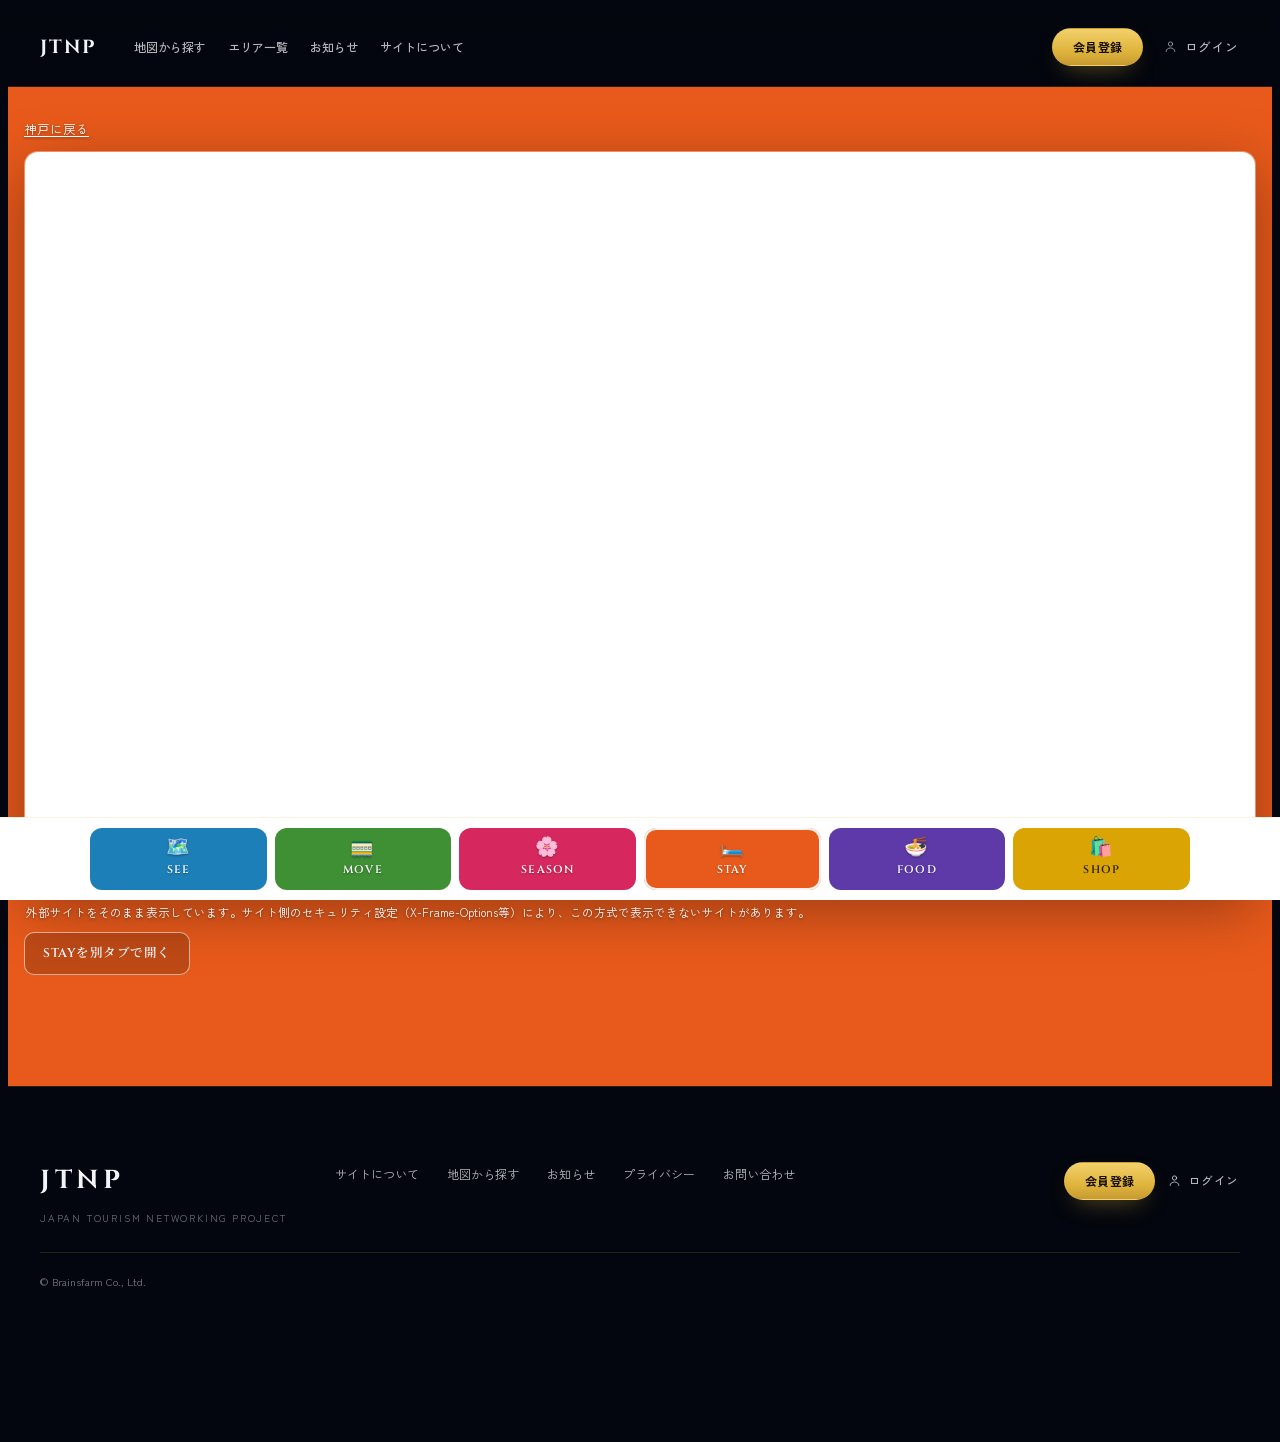
<file: kobe-iframe-test/stay/index.html>
<!DOCTYPE html>
<html lang="ja">
<head>
<meta charset="UTF-8">
<meta name="viewport" content="width=device-width, initial-scale=1">
<title>STAY — JTNP KOBE iframe Navigation Prototype (検証用)</title>

<!--
  /kobe-iframe-test/stay/ — KOBE iframe navigation prototype, STAY detail page.
  =======================================================================
  STANDALONE VERIFICATION PROTOTYPE ONLY, one of 6 category detail pages
  under /kobe-iframe-test/ (see ../index.html's entry-page comment for the
  full 7-page structure and rationale). NOT a WordPress implementation and
  completely separate from WordPress production, JTNP_Kobe_WP_Migration,
  the existing HOME prototype and the existing KOBE prototype — none of
  those are modified by this file.

  Reused, unmodified, from the existing KOBE prototype (Source of Truth for
  visual design per this task's brief):
    - APP BAR markup + ../../assets/css/jtnp-area.css + ../../assets/js/jtnp-appbar.js
    - FOOTER markup + ../../assets/css/jtnp-area.css
  This page has no HERO and no 神戸ニュース section (entry-page only content).

  This page's only real content is the IFRAME SECTION below, fixed to this
  one category:
    STAY -> https://www.j-hotel.or.jp/en/?wonv=en
  Background color = this category's fixed menu color (previously JS-driven
  when all 6 categories shared one page; now static, since one page = one
  category).
-->

<link rel="stylesheet" href="https://fonts.googleapis.com/css2?family=Cinzel:wght@600;700&family=Noto+Serif+JP:wght@400;600;700&family=Zen+Kaku+Gothic+New:wght@400;500;700&display=swap">
<link rel="stylesheet" href="../../assets/css/jtnp-area.css">
<link rel="stylesheet" href="../css/kobe-iframe-test.css">
</head>
<body class="jtnp-area-page">
<div class="jtnp-area" id="main" role="main">

  <!-- =====================================================================
       APP BAR — reused verbatim from ../../kobe/index.html (unmodified
       file). No HERO on this page, so the App Bar's own solid background
       (not HERO-transparent) is what keeps it fully legible here.
       ===================================================================== -->
  <section class="blk jtnp-appbar-blk">
    <div class="appbar" data-jtnp-appbar>
      <div class="ab-left">
        <a class="jtnp" href="../../index.html" aria-label="JTNP ホーム">JTNP</a>
      </div>

      <ul class="ab-nav" id="jtnp-ab-nav" data-jtnp-nav>
        <li><a href="../../kobe/index.html#jtnp-explore" data-jtnp-nav-link>地図から探す</a></li>
        <li><a href="../../kobe/index.html#jtnp-collection" data-jtnp-nav-link>エリア一覧</a></li>
        <li><a href="../../kobe/index.html#jtnp-news" data-jtnp-nav-link>お知らせ</a></li>
        <li><a href="../../index.html#jtnp-about" data-jtnp-nav-link>サイトについて</a></li>
      </ul>

      <div class="ab-right">
        <a class="btn primary sm ab-join" href="#">会員登録</a>

        <a class="btn text ab-login" href="#">
          <svg class="i" viewBox="0 0 24 24" width="15" height="15" fill="none" stroke="currentColor" stroke-width="1.5" stroke-linecap="round" stroke-linejoin="round" aria-hidden="true" focusable="false"><circle cx="12" cy="8" r="3.4"/><path d="M5 20c0-3.6 3.1-5.6 7-5.6s7 2 7 5.6"/></svg>
          ログイン
        </a>

        <button
          type="button"
          class="ab-navtoggle"
          data-jtnp-nav-toggle
          aria-expanded="false"
          aria-controls="jtnp-ab-nav"
          aria-label="メニューを開く"
          data-label-open="メニューを開く"
          data-label-close="メニューを閉じる"
        >
          <svg class="i" viewBox="0 0 24 24" width="20" height="20" fill="none" stroke="currentColor" stroke-width="1.5" stroke-linecap="round" stroke-linejoin="round" aria-hidden="true" focusable="false"><path d="M4 7h16"/><path d="M4 12h16"/><path d="M4 17h16"/></svg>
        </button>
      </div>
    </div>
  </section>

  <!-- =====================================================================
       IFRAME SECTION — this page's only real content. The external site is
       shown as-is, unmodified, inside this iframe; internal navigation
       inside the external site is left to that site's own links. Section
       background is this category's fixed color (see 11 in the brief).
       ===================================================================== -->
  <section class="blk kit-iframe-blk" id="kit-iframe" data-kit-color="stay">
    <div class="kit-content">
      <a class="kit-back-link" href="../">神戸に戻る</a>
      <div class="kit-iframe-wrap">
        <iframe
          id="kit-frame"
          class="kit-frame"
          src="https://www.j-hotel.or.jp/en/?wonv=en"
          title="外部観光情報サイト（STAY）"
          loading="eager"
          referrerpolicy="no-referrer-when-downgrade"
        ></iframe>
      </div>
      <p class="kit-note">外部サイトをそのまま表示しています。サイト側のセキュリティ設定（X-Frame-Options等）により、この方式で表示できないサイトがあります。</p>
      <a class="kit-open-link" href="https://www.j-hotel.or.jp/en/?wonv=en" target="_blank" rel="noopener noreferrer">STAYを別タブで開く</a>
    </div>
  </section>

  <!-- =====================================================================
       FOOTER — reused verbatim from ../../kobe/index.html.
       ===================================================================== -->
  <section class="blk jtnp-footer-blk">
    <div class="footer">
      <p class="ft-logo"><a class="ft-logo-link" href="../../index.html" aria-label="JTNP ホーム">JTNP</a></p>
      <p class="ft-sub">Japan Tourism Networking Project</p>

      <div class="ft-links">
        <a class="ft-link" href="../../index.html#jtnp-about">サイトについて</a>
        <a class="ft-link" href="../../kobe/index.html#jtnp-explore">地図から探す</a>
        <a class="ft-link" href="../../kobe/index.html#jtnp-news">お知らせ</a>
        <span class="ft-link">プライバシー</span>
        <span class="ft-link">お問い合わせ</span>
      </div>

      <div class="ft-login">
        <a class="btn primary sm ft-join" href="#">会員登録</a>
        <a class="btn text ft-loginlink" href="#">
          <svg class="i" viewBox="0 0 24 24" width="15" height="15" fill="none" stroke="currentColor" stroke-width="1.5" stroke-linecap="round" stroke-linejoin="round" aria-hidden="true" focusable="false"><circle cx="12" cy="8" r="3.4"/><path d="M5 20c0-3.6 3.1-5.6 7-5.6s7 2 7 5.6"/></svg>
          ログイン
        </a>
      </div>

      <p class="ft-c">&copy; Brainsfarm Co., Ltd.</p>
    </div>
  </section>

</div><!-- [ /.jtnp-area ] -->

<!-- =========================================================================
     BOTTOM FIXED 6-MENU. Plain internal navigation to the 6 category detail
     pages — always visible, fixed to the bottom of the viewport. STAY is
     the active category on this page.
     ========================================================================= -->
<nav class="kit-menu" data-kit-menu aria-label="カテゴリメニュー">
  <div class="kit-menu-grid">
    <a class="kit-menu-item" href="../see/" data-kit-color="see">
      <span class="kit-menu-icon" aria-hidden="true">🗺️</span>
      <span class="kit-menu-text">SEE</span>
    </a>
    <a class="kit-menu-item" href="../move/" data-kit-color="move">
      <span class="kit-menu-icon" aria-hidden="true">🚃</span>
      <span class="kit-menu-text">MOVE</span>
    </a>
    <a class="kit-menu-item" href="../season/" data-kit-color="season">
      <span class="kit-menu-icon" aria-hidden="true">🌸</span>
      <span class="kit-menu-text">SEASON</span>
    </a>
    <a class="kit-menu-item is-current" href="../stay/" data-kit-color="stay" aria-current="page">
      <span class="kit-menu-icon" aria-hidden="true">🛏️</span>
      <span class="kit-menu-text">STAY</span>
    </a>
    <a class="kit-menu-item" href="../food/" data-kit-color="food">
      <span class="kit-menu-icon" aria-hidden="true">🍜</span>
      <span class="kit-menu-text">FOOD</span>
    </a>
    <a class="kit-menu-item" href="../shop/" data-kit-color="shop">
      <span class="kit-menu-icon" aria-hidden="true">🛍️</span>
      <span class="kit-menu-text">SHOP</span>
    </a>
  </div>
</nav>

<script src="../../assets/js/jtnp-appbar.js"></script>
<script src="../js/kobe-iframe-test.js"></script>
</body>
</html>
</file>
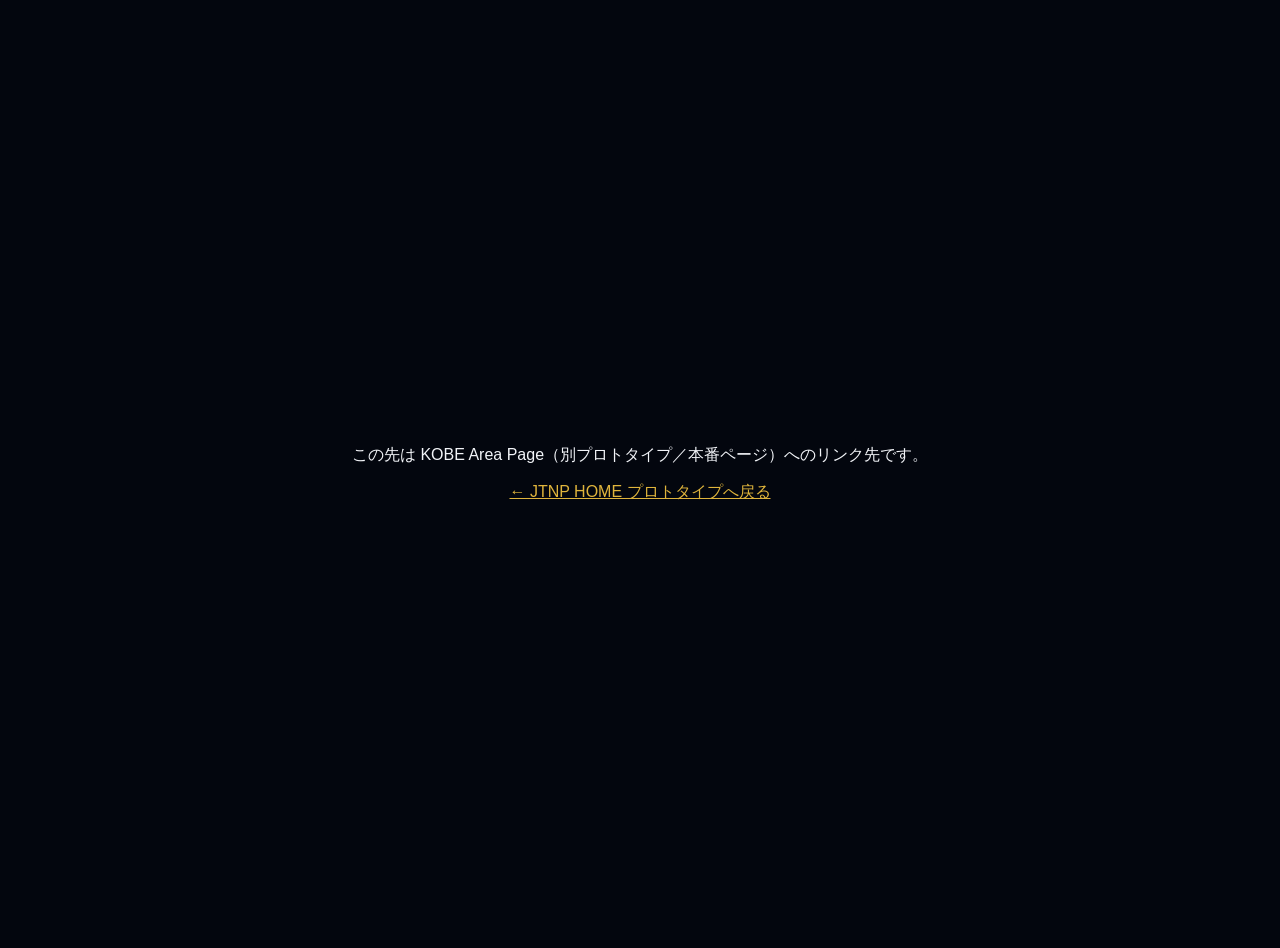
<file: kobe-area-preview.html>
<!DOCTYPE html>
<html lang="ja">
<head>
<meta charset="UTF-8">
<meta name="viewport" content="width=device-width, initial-scale=1">
<title>KOBE Area Page (dummy link target)</title>
<style>
  body{background:#03060E;color:#F2F4F8;font-family:-apple-system,BlinkMacSystemFont,'Hiragino Sans',sans-serif;
       display:flex;align-items:center;justify-content:center;min-height:100vh;margin:0;text-align:center;padding:24px;}
  a{color:#DFB43C;}
</style>
</head>
<body>
  <div>
    <p>この先は KOBE Area Page（別プロトタイプ／本番ページ）へのリンク先です。</p>
    <p><a href="index.html">← JTNP HOME プロトタイプへ戻る</a></p>
  </div>
</body>
</html>
</file>
<file: assets/css/jtnp-area.css>
@charset "UTF-8";
/* ===========================================================================
   JTNP Area Page — Variant C / Hi-Fi
   ---------------------------------------------------------------------------
   Ported from design/JTNP_Kobe_Design_1.html (Variant C, Hi-Fi skin).

   Three deliberate differences from the design file, all documented in the
   handoff:

   1. SCOPE. Every selector is prefixed with .jtnp-area-page, which is added to
      <body> only on pages using the "JTNP Area Page" template. The design file
      is a standalone document and styles bare html/body/img/a/table/*; none of
      that is carried over unscoped. Nothing in this file can match on any other
      page of the site.

   2. BREAKPOINTS. The design authors its three tiers as
      @container screen (min-width: …) purely so the 390/820/1440 renders can
      sit side by side on one review page. Here they are plain
      @media (min-width: …) with identical bodies — a 1:1 conversion, no rule
      logic changed. The container-type/container-name declaration is dropped.

        base            < 576px   Mobile
        min-width:576   576–991   Tablet
        min-width:992   >= 992    Desktop
        min-width:1200  >= 1200   Large Desktop refinement ONLY

   3. CUSTOM PROPERTIES. The design's property names (--bg, --tx, --gold, --r …)
      are extremely generic and this stylesheet loads into a site that also runs
      Lightning, VK Blocks, VK ExUnit and WPML. Every one is namespaced --jtnp-*
      so it can neither be overwritten by, nor leak into, any of them.
      (--teal in particular is defined by the Bootstrap bundled in Lightning's
      _g2 tree.)

   Collision notes from the read-only audit: .btn and .panel are the only design
   class names that Lightning/VK also define. .panel is not used by Variant C
   and its rules are not ported. .btn is — and .jtnp-area-page .btn (0,2,0)
   outranks Lightning's Bootstrap-derived .btn (0,1,0) regardless of load order.
   The stylesheet also declares a dependency on lightning-design-style, so it is
   emitted afterwards as well. Belt and braces.
   =========================================================================== */

/* ---------------------------------------------------------------- tokens */
.jtnp-area-page {
  --jtnp-bg: #03060E;
  --jtnp-bg2: #070C18;
  --jtnp-surf: rgba(255, 255, 255, .055);
  --jtnp-surf2: rgba(255, 255, 255, .09);
  --jtnp-line: rgba(255, 255, 255, .11);
  --jtnp-gold: #DFB43C;
  --jtnp-gold-hi: #F2D06B;
  --jtnp-gold-dim: rgba(223, 180, 60, .40);
  --jtnp-teal: rgba(53, 198, 198, .30);
  --jtnp-tx: #F2F4F8;
  --jtnp-tx2: rgba(242, 244, 248, .74);
  --jtnp-tx3: rgba(242, 244, 248, .48);

  /* ---- JTNP Global Design System tokens ----------------------------------
     Added for the national-top build. These are the exact values confirmed
     for Global Components shared with the national top (App Bar, Buttons,
     News, Official SNS, Footer) and are used ONLY on those components' own
     selectors below. Everything KOBE-specific and left unchanged by this
     phase (Hero, Landmark, Official, Ranking, Instagram/influencer, Areas,
     Japan band) keeps reading --jtnp-line / --jtnp-gold-dim exactly as
     before, so this addition cannot shift any protected section's visuals. */
  --jtnp-divider: rgba(223, 180, 60, .16);     /* Global Component divider */
  --jtnp-gold-border: rgba(223, 180, 60, .36); /* Global Component border */
  --jtnp-teal-accent: #35C6C6;                 /* Global teal-accent (solid) */

  --jtnp-fdisp: 'Cinzel', 'Noto Serif JP', Georgia, serif;
  --jtnp-fjp: 'Noto Serif JP', serif;
  --jtnp-fb: 'Zen Kaku Gothic New', -apple-system, BlinkMacSystemFont, 'Hiragino Sans', 'Noto Sans JP', sans-serif;
  --jtnp-mono: ui-monospace, SFMono-Regular, Menlo, Consolas, monospace;

  --jtnp-r: 14px;
}

/* Page canvas. Lightning paints its own body background, so this has to be
   stated explicitly or the dark design sits on a light ground. */
body.jtnp-area-page {
  background: var(--jtnp-bg);
  color: var(--jtnp-tx);
  font-family: var(--jtnp-fb);
  font-size: 15px;
  line-height: 1.7;
  /* App Bar sticky fix: Lightning's own style.css sets `body, html {
     overflow-x: hidden}` site-wide to block horizontal scroll. That leaves
     overflow-y unset, and per the CSS Overflow spec's "either propagates"
     rule (the same one .jtnp-area's own overflow-x:clip fix below quotes),
     an axis left at 'visible' while its sibling is 'hidden' is silently
     forced to 'auto' — so <body> itself becomes a CSS scroll container.
     <html> already carries its own explicit overflow-x too, which blocks the
     usual html/body propagation to the viewport, so <body> keeps that
     used overflow-y:auto as a real box property rather than it applying to
     the viewport. <body>'s box is always exactly as tall as its content
     (nothing sets its height), so it never actually gains scrollable
     overflow of its own — but position:sticky only cares whether an
     ancestor IS a scroll container, not whether that container ever
     scrolls, and a container that never scrolls holds every sticky
     descendant at a permanent scrollTop of 0 (i.e. always "unstuck"). That
     put .jtnp-appbar-blk's sticky positioning (line ~242 below) at the
     mercy of <body> instead of the real viewport, so it never actually
     pinned to the top on scroll. `overflow-x: clip` here keeps the exact
     same horizontal-scroll prevention as Lightning's `hidden` (no visual
     difference, no scrollbar, no programmatic scrollLeft) without coupling
     overflow-y — restoring the viewport as the App Bar's sticky containing
     block, exactly like .jtnp-area's own overflow-x:clip fix already does
     one level down. Scoped to .jtnp-area-page only; every other page on the
     site keeps Lightning's overflow-x:hidden untouched. */
  overflow-x: clip;
  overflow-y: visible;
  /* 0.7.5 hotfix (News CMS runtime): on a short page (e.g. the Kobe-News
     archive empty state) <body>'s box was only as tall as its content —
     see the sticky-fix note above, "always exactly as tall as its
     content" — so on a short page it ended before the bottom of the
     viewport, exposing <html>'s default light background beneath. A page
     that already has enough content to exceed one viewport (every page
     today except an empty archive) is completely unaffected — min-height
     only grows a box that would otherwise be shorter. Scoped to
     .jtnp-area-page only, so no other page on the site is touched. */
  min-height: 100vh;
}

/* box-sizing is scoped to the design wrapper rather than applied globally. */
.jtnp-area-page .jtnp-area,
.jtnp-area-page .jtnp-area *,
.jtnp-area-page .jtnp-area *::before,
.jtnp-area-page .jtnp-area *::after {
  box-sizing: border-box;
}

.jtnp-area-page .jtnp-area {
  background: var(--jtnp-bg);
  /* Same short-page fix as body.jtnp-area-page above, belt-and-braces: this
     is the element that actually paints the visible black canvas, so it
     gets its own min-height too rather than relying on <body>'s box alone. */
  min-height: 100vh;
  overflow-x: clip; /* horizontal overflow is confined to .feed3 / .areas */
  /* Found during 0.7.1's sticky App Bar audit: setting only overflow-x (with
     overflow-y left unset) computes overflow-y to auto per the CSS Overflow
     spec's "either propagates" rule — silently turning .jtnp-area into a
     scroll container of its own. It never actually scrolls internally (its
     height is auto, sized to its content; the <html>/<body> document is what
     scrolls), but position:sticky descendants (.appbar) resolve against the
     nearest ancestor scroll container regardless of whether that container's
     own box ever overflows itself — so the App Bar silently behaved as
     position:relative, scrolling away with the rest of the page, until this
     was pinned back to visible. */
  overflow-y: visible;
}

.jtnp-area-page .jtnp-area a {
  color: inherit;
  text-decoration: none;
}

.jtnp-area-page .blk {
  display: block;
}

.jtnp-area-page .sec {
  padding: 44px 20px 46px;
}

.jtnp-area-page .eyebrow {
  font-family: var(--jtnp-fdisp);
  font-size: 10px;
  font-weight: 600;
  letter-spacing: .3em;
  text-transform: uppercase;
  color: var(--jtnp-gold);
  margin: 0 0 11px;
}

.jtnp-area-page .sec-t {
  font-family: var(--jtnp-fdisp);
  font-weight: 600;
  font-size: 23px;
  line-height: 1.25;
  letter-spacing: .03em;
  color: var(--jtnp-tx);
  margin: 0 0 8px;
}

.jtnp-area-page .sec-s {
  font-size: 12.5px;
  color: var(--jtnp-tx3);
  margin: 0 0 18px;
  line-height: 1.6;
}

.jtnp-area-page .body {
  font-size: 14.5px;
  line-height: 1.78;
  color: var(--jtnp-tx2);
  margin: 16px 0 0;
}

.jtnp-area-page .note {
  font-size: 11px;
  color: var(--jtnp-tx3);
  margin: 14px 0 0;
  line-height: 1.6;
}

.jtnp-area-page .i {
  flex: 0 0 auto;
  vertical-align: -2px;
}

/* Media Library images. Beats Lightning's global img rule on specificity. */
.jtnp-area-page .rimg {
  display: block;
  width: 100%;
  height: 100%;
  object-fit: cover;
  object-position: center;
  background-color: var(--jtnp-surf2);
  border-radius: var(--jtnp-r);
  border: 0;
  max-width: 100%;
}

/* Slot whose attachment is not in the Media Library yet — keeps the layout
   measurable instead of collapsing or showing a broken image. */
.jtnp-area-page .jtnp-img-missing {
  display: block;
  width: 100%;
  height: 100%;
  background-color: var(--jtnp-surf2);
  border-radius: var(--jtnp-r);
}

.jtnp-area-page .hero-pic,
.jtnp-area-page .jp-pic {
  /* The <img> inside positions itself (.hero-img / .jp-img are
     position:absolute; inset:0 within their section), so the wrapper only
     needs to exist to hold the mobile <source> — it must not generate a box
     of its own. */
  display: contents;
}

.jtnp-area-page .landmark-pic {
  /* Landmark is the opposite case: .sec-landmark > .photo is a CSS Grid item
     at the tablet/desktop tiers (see the grid-area rules below), which only
     works if .photo is an actual DOM child that generates a box — a
     display:contents wrapper here would silently break that placement. So
     this wrapper carries the "photo r16" positioning classes itself and
     renders as a normal block box; the <img> inside is a plain .rimg that
     fills it via width/height:100% + object-fit:cover, exactly as any other
     .rimg does. See jtnp_the_responsive_image() in
     inc/jtnp-template-tags.php for the full rationale. */
  display: block;
}

/* -------------------------------------------------------------- app bar
   Global Component — shared by the national top (front-page.php) and every
   JTNP Area Page (page-jtnp-area.php): one markup, one CSS block, no
   per-page variation at all since 0.7.1 (not even an Area Label on the left
   — every JTNP page shows plain "JTNP", present and future).

   Sticky at every breakpoint (0.7.1 brief §3): position:sticky needs no JS.
   z-index just needs to clear this page's own content — nothing else on a
   JTNP page goes above 4 (.hero-frame / .hero-body / .scrollcue) — so 40 is
   deliberately not a "compete with everything" number.

   position:sticky is on .jtnp-appbar-blk (the <section> — see
   template-parts/jtnp/appbar.php), NOT on .appbar itself, even though .appbar
   is the element that visually needs to stick. A sticky element can only
   travel within the vertical span of its own containing block (normally its
   parent), and .jtnp-appbar-blk's parent is .jtnp-area, which spans the
   entire page — exactly the room a bar needs to stay stuck across a long
   scroll. .appbar's own parent, .jtnp-appbar-blk, is only ever as tall as
   .appbar itself (nothing else lives in that <section>): had sticky been put
   there instead, the bar would have had zero effective room to stick within
   and would scroll away with the rest of the page after only its own height
   in scroll distance — caught during the 0.7.1 QA pass by testing an actual
   scroll, not just the computed style. .ab-nav's Mobile/Tablet dropdown still
   anchors correctly (position:absolute;top:100%) against .appbar, because
   sticky/relative/etc. all equally establish a positioned containing block —
   only the sticky *travel range* cares which element carries the property. */
.jtnp-area-page .jtnp-appbar-blk {
  position: sticky;
  top: 0;
  z-index: 40;
}

.jtnp-area-page .appbar {
  display: flex;
  align-items: center;
  justify-content: space-between;
  gap: 10px;
  padding: 12px 18px; /* ~60px total height at Mobile */
  background: linear-gradient(180deg, rgba(3, 6, 14, .96), rgba(3, 6, 14, .86));
  border-bottom: 1px solid var(--jtnp-divider);
}

/* WordPress admin bar is position:fixed at the real viewport top, at every
   width, and does not participate in this sticky element's own containing
   block the way the <html> margin it adds does — so top:0 alone would tuck
   the App Bar underneath it once the page scrolls. 782px matches WP core's
   own admin-bar breakpoint (wp-admin/css/admin-bar.css), not a value chosen
   here. */
body.admin-bar .jtnp-area-page .jtnp-appbar-blk {
  top: 32px;
}

@media (max-width: 782px) {
  body.admin-bar .jtnp-area-page .jtnp-appbar-blk {
    top: 46px;
  }
}

.jtnp-area-page .jtnp {
  font-family: var(--jtnp-fdisp);
  font-weight: 700;
  font-size: 16px;
  letter-spacing: .1em;
  color: var(--jtnp-tx);
  text-decoration: none;
  white-space: nowrap;
}

.jtnp-area-page .ab-left {
  display: flex;
  align-items: center;
  gap: 10px;
  min-width: 0;
}

/* Mobile/Tablet: a dropdown panel, closed by default, below the App Bar —
   never squeezed into the top row (0.7.1 brief §4). Opened via
   assets/js/jtnp-appbar.js toggling [data-open]; .appbar's own
   position:sticky is what makes position:absolute here anchor correctly. */
.jtnp-area-page .ab-nav {
  display: none;
  position: absolute;
  top: 100%;
  left: 0;
  right: 0;
  flex-direction: column;
  gap: 1px;
  margin: 0;
  padding: 4px 18px 10px;
  list-style: none;
  background: linear-gradient(180deg, rgba(3, 6, 14, .98), rgba(3, 6, 14, .95));
  border-bottom: 1px solid var(--jtnp-divider);
  box-shadow: 0 14px 24px -14px rgba(0, 0, 0, .6);
}

.jtnp-area-page .ab-nav[data-open] {
  display: flex;
}

.jtnp-area-page .ab-nav a {
  display: flex;
  align-items: center;
  min-height: 44px;
  font-family: var(--jtnp-fb);
  font-size: 13.5px;
  font-weight: 500;
  color: var(--jtnp-tx2);
  text-decoration: none;
  border-top: 1px solid var(--jtnp-divider);
}

.jtnp-area-page .ab-nav li:first-child a {
  border-top: none;
}

.jtnp-area-page .ab-nav a:hover,
.jtnp-area-page .ab-nav a:focus-visible {
  color: var(--jtnp-gold-hi);
}

.jtnp-area-page .ab-right {
  display: flex;
  align-items: center;
  gap: 10px;
  margin-left: auto;
  color: var(--jtnp-tx2);
}

/* Hamburger toggle. Hidden again at Desktop, where .ab-nav becomes the
   always-visible inline row (see the >= 992px tier below). */
.jtnp-area-page .ab-navtoggle {
  position: relative; /* anchors the ::before hit-area below */
  display: inline-flex;
  align-items: center;
  justify-content: center;
  width: 36px;
  height: 36px;
  flex: 0 0 auto;
  padding: 0;
  border: 1px solid var(--jtnp-divider);
  border-radius: 999px;
  background: transparent;
  color: var(--jtnp-tx2);
  appearance: none;
  cursor: pointer;
}

.jtnp-area-page .ab-navtoggle:hover,
.jtnp-area-page .ab-navtoggle:focus-visible {
  border-color: var(--jtnp-gold-border);
  color: var(--jtnp-gold);
}

/* Global Accessibility Rule (44x44 minimum click/tap target — added after
   0.7.1's own report understated .ab-login's real size, see .ab-login
   below): visible size stays 36-40px everywhere (unchanged from the values
   above); only the invisible hit-area grows, via a centred ::before that
   does not affect layout (position:absolute), does not affect any sibling's
   gap (no box of its own in flow), and is never smaller than the element's
   own visible box on either axis (max(100%, 44px)) so it can only add area,
   never cover less than what was already clickable. Clicking anywhere in
   this pseudo-element's box registers as a click on its host — a pseudo-
   element is not an independent hit-test target — so no JS is needed and no
   existing href/onclick changes. .ab-lang and .ab-join both need this (their
   own visible height is 33-38px depending on breakpoint); .ab-navtoggle
   needs it on both axes (36x36 visible); .ab-login and every .ab-nav a
   (Mobile/Tablet dropdown item) already compute to 44x44+ and are listed
   here only as the audit trail for why they are NOT touched. */
.jtnp-area-page .ab-lang::before,
.jtnp-area-page .ab-join::before,
.jtnp-area-page .ab-navtoggle::before {
  content: '';
  position: absolute;
  top: 50%;
  left: 50%;
  transform: translate(-50%, -50%);
  width: max(100%, 44px);
  height: 44px;
}

/* App Bar anchor-jump offset (0.7.1 brief §28): with the App Bar now sticky,
   an in-page jump to one of these four ids (App Bar Navigation / Footer
   Navigation, both via jtnp_nav_url()) would otherwise land with the
   section's own heading tucked directly under the bar. scroll-margin-top
   values match the App Bar's own padding-driven height at each tier (~60px
   Mobile per .appbar's comment above, ~68px Tablet, ~74px Desktop) plus a
   little breathing room; the admin-bar override adds its height on top,
   matching the same 782px breakpoint the App Bar's own sticky offset uses. */
#jtnp-explore,
#jtnp-collection,
#jtnp-news,
#jtnp-about {
  scroll-margin-top: 72px;
}

body.admin-bar #jtnp-explore,
body.admin-bar #jtnp-collection,
body.admin-bar #jtnp-news,
body.admin-bar #jtnp-about {
  scroll-margin-top: 104px;
}

@media (max-width: 782px) {
  body.admin-bar #jtnp-explore,
  body.admin-bar #jtnp-collection,
  body.admin-bar #jtnp-news,
  body.admin-bar #jtnp-about {
    scroll-margin-top: 118px;
  }
}

@media (min-width: 992px) {
  #jtnp-explore,
  #jtnp-collection,
  #jtnp-news,
  #jtnp-about {
    scroll-margin-top: 90px;
  }

  body.admin-bar #jtnp-explore,
  body.admin-bar #jtnp-collection,
  body.admin-bar #jtnp-news,
  body.admin-bar #jtnp-about {
    scroll-margin-top: 122px;
  }
}

/* Rendered as <a> rather than the design's <button>: it is a real navigation
   link whose href comes from WPML. Visual is unchanged. */
.jtnp-area-page .ab-lang {
  position: relative; /* anchors the ::before hit-area above */
  appearance: none;
  background: transparent;
  border: 1px solid var(--jtnp-divider);
  border-radius: 999px;
  color: var(--jtnp-tx2);
  font-family: var(--jtnp-fb);
  font-size: 10.5px;
  letter-spacing: .1em;
  padding: 4px 9px;
  display: inline-flex;
  align-items: center;
  gap: 5px;
  text-decoration: none;
  white-space: nowrap;
}

.jtnp-area-page .ab-lang:hover,
.jtnp-area-page .ab-lang:focus-visible {
  border-color: var(--jtnp-gold-border);
  color: var(--jtnp-gold);
}

/* App Bar 会員登録 — Primary ButtonのSmallサイズ。
   色・背景・borderは.btn.primaryを正本とし、ここではApp Bar固有の
   sizing/spacingだけを扱う。 */
.jtnp-area-page .ab-join {
  position: relative; /* anchors the ::before hit-area above */
  min-height: 36px;
  padding: 0 15px;
  font-size: 10.5px;
  white-space: nowrap;
}

/* .ab-login's own min-height/min-width below were 36px until this audit —
   dead values in practice, always beaten by the higher-specificity
   .btn.text{min-height:44px;min-width:44px} it also carries (3 classes vs.
   this rule's 2 — see the Button System, above). Written as 44px here too so
   the source states the true, already-44x44 rendered size directly, rather
   than depending on that cascade accident to keep reading correctly. No
   ::before needed here: unlike .ab-lang/.ab-join/.ab-navtoggle, this one
   never was smaller than 44x44 in the first place. */
.jtnp-area-page .ab-login {
  min-height: 44px;
  min-width: 44px;
  font-size: 10.5px;
  white-space: nowrap;
  padding: 0 4px;
  gap: 5px;
}

.jtnp-area-page .ab-login .i {
  opacity: .8;
}

@media (max-width: 374.98px) {
  /* Smallest supported phones: language pill sheds its label text, the
     icon alone still carries the "current vs destination language"
     meaning via aria-label. */
  .jtnp-area-page .appbar {
    gap: 6px;
    padding: 12px 14px;
  }

  .jtnp-area-page .ab-join {
    padding: 0 10px;
  }
}

/* ----------------------------------------------------------------- hero */
/* Hero hierarchy (0.7.1 brief §5/§6/§7): a JTNP Area Page's Hero is a
   Destination page's opener — one step below the national top's Hero
   (.jtnp-national-hero .hs-slides in assets/css/jtnp-national.css), which is
   the Japan Discovery Hub's Main Entrance and is sized/typeset larger at
   every tier on purpose. Compare the two side by side rather than reading
   either in isolation. svh (with a vh fallback for browsers that do not
   support it — the fallback is simply overridden, never used alongside it)
   avoids the classic 100vh-jumps-when-the-mobile-toolbar-hides bug; the
   Tablet/Desktop clamp()s below use vh since those viewports do not have a
   comparable dynamic toolbar. */
.jtnp-area-page .hero {
  position: relative;
  height: 60vh;
  height: 60svh;
  min-height: 420px;
  overflow: hidden;
  background: var(--jtnp-bg);
}

.jtnp-area-page .hero-img {
  position: absolute;
  inset: 0;
  border-radius: 0;
}

.jtnp-area-page .hero::after {
  content: '';
  position: absolute;
  inset: 0;
  pointer-events: none;
  background: linear-gradient(180deg, rgba(3, 6, 14, .70) 0%, rgba(3, 6, 14, .10) 26%, rgba(3, 6, 14, .62) 52%, rgba(3, 6, 14, .93) 78%, #03060E 100%);
}

.jtnp-area-page .hero-frame {
  position: absolute;
  inset: 16px;
  border: 1px solid var(--jtnp-gold-dim);
  pointer-events: none;
  z-index: 3;
}

.jtnp-area-page .hero-frame::after {
  content: '';
  position: absolute;
  inset: 3px;
  border: 1px solid var(--jtnp-teal);
}

.jtnp-area-page .hero-body {
  position: absolute;
  left: 22px;
  right: 22px;
  bottom: 88px;
  z-index: 4;
}

/* Display L — Area Hero headline (one step below the national top's Display
   XL, .hs-jp in assets/css/jtnp-national.css: 48/62/86px at the same three
   tiers). KOBE's Art Direction (Cinzel gold-foil "KOBE" wordmark) is kept as
   a modifier on top of this shared role — see the @supports block below —
   not a reason to give it its own untracked scale. */
.jtnp-area-page .hero-jp {
  font-family: var(--jtnp-fjp);
  font-size: 26px;
  line-height: 1;
  letter-spacing: .14em;
  color: var(--jtnp-gold-hi);
  margin: 0 0 6px;
}

.jtnp-area-page .hero-en {
  font-family: var(--jtnp-fdisp);
  font-weight: 600;
  font-size: 44px;
  line-height: .98;
  letter-spacing: .06em;
  margin: 0;
  color: var(--jtnp-tx);
}

/* Gold foil gradient on the area name. Guarded by @supports so that a browser
   without background-clip:text keeps the solid --jtnp-tx colour above rather
   than rendering transparent text on a dark ground. */
@supports ((-webkit-background-clip: text) or (background-clip: text)) {
  .jtnp-area-page .hero-en {
    background: linear-gradient(100deg, #FFF6DF 12%, #EFCE79 42%, #FFFFFF 58%, #D8AE45 84%);
    -webkit-background-clip: text;
    background-clip: text;
    color: transparent;
  }
}

.jtnp-area-page .hero-sub {
  font-family: var(--jtnp-fdisp);
  font-size: 10.5px;
  font-weight: 600;
  letter-spacing: .34em;
  color: var(--jtnp-gold);
  margin: 12px 0 0;
}

.jtnp-area-page .hero-lead {
  font-size: 13.5px;
  line-height: 1.72;
  color: var(--jtnp-tx2);
  margin: 15px 0 0;
  max-width: 305px;
}

.jtnp-area-page .scrollcue {
  position: absolute;
  left: 0;
  right: 0;
  bottom: 24px;
  text-align: center;
  z-index: 4;
  font-family: var(--jtnp-fdisp);
  font-size: 9.5px;
  font-weight: 600;
  letter-spacing: .3em;
  color: var(--jtnp-gold);
}

.jtnp-area-page .scrollcue i {
  display: block;
  width: 1px;
  height: 26px;
  margin: 9px auto 0;
  background: linear-gradient(180deg, var(--jtnp-gold), transparent);
}

/* ------------------------------------------------------------- landmark */
.jtnp-area-page .photo {
  width: 100%;
  aspect-ratio: 16 / 10;
  margin: 6px 0 0;
}

.jtnp-area-page .chips {
  display: flex;
  flex-wrap: wrap;
  gap: 8px;
  margin-top: 16px;
}

.jtnp-area-page .chip {
  display: inline-flex;
  align-items: center;
  gap: 6px;
  font-size: 11.5px;
  color: var(--jtnp-tx2);
  border: 1px solid var(--jtnp-line);
  border-radius: 999px;
  padding: 6px 12px;
  background: var(--jtnp-surf);
}

.jtnp-area-page .chip .i {
  color: var(--jtnp-tx3);
}

.jtnp-area-page .btns {
  display: flex;
  flex-direction: column;
  gap: 9px;
  margin-top: 18px;
}

/* ===== Global Button System =====
   .btn            = Secondary / Outline Button（副次CTA用）— base
   .btn.primary / .btn.gold = Primary Button（主要CTA用・金グラデーション）
   .btn.sm         = Small / Header Button（App Bar等のコンパクトなCTA用）
   .btn.text       = Text Link（Navigation的な軽い導線用・タップ領域44px）
   .btn — the one real collision with Lightning/VK. Scoped here at (0,2,0). */
.jtnp-area-page .btn {
  display: inline-flex;
  align-items: center;
  justify-content: center;
  gap: 7px;
  min-height: 46px;
  border-radius: 999px;
  font-size: 12.5px;
  font-weight: 600;
  letter-spacing: .02em;
  text-decoration: none;
  padding: 0 22px;
  text-align: center;
  background: rgba(255, 255, 255, .02);
  border: 1px solid var(--jtnp-gold-border);
  font-family: var(--jtnp-fb);
  color: var(--jtnp-tx);
  transition: border-color .15s, background .15s, color .15s;
  -webkit-tap-highlight-color: transparent;
}

.jtnp-area-page .btn:hover,
.jtnp-area-page .btn:focus-visible {
  border-color: var(--jtnp-gold);
  background: rgba(223, 180, 60, .06);
  color: var(--jtnp-gold);
}

.jtnp-area-page .btn:focus-visible {
  outline: 2px solid var(--jtnp-gold-hi);
  outline-offset: 2px;
}

/* .ghost is the pre-existing Secondary alias. It intentionally has no visual
   override: .btn and .btn.ghost use the exact same Default/Hover/Focus states. */

.jtnp-area-page .btn.gold,
.jtnp-area-page .btn.primary {
  background: linear-gradient(180deg, var(--jtnp-gold-hi) 0%, var(--jtnp-gold) 62%, #C79A31 100%);
  color: #160F02;
  border-color: transparent;
  font-weight: 700;
  box-shadow: 0 10px 24px -12px rgba(223, 180, 60, .6);
}

.jtnp-area-page .btn.gold:hover,
.jtnp-area-page .btn.primary:hover {
  filter: brightness(1.06);
  background: linear-gradient(180deg, var(--jtnp-gold-hi) 0%, var(--jtnp-gold) 62%, #C79A31 100%);
  color: #160F02;
}

.jtnp-area-page .btn.sm {
  min-height: 36px;
  font-size: 11.5px;
  padding: 0 16px;
  gap: 5px;
}

/* .btn.sm grows to 38px at Desktop — see the >= 992px tier below. */

/* Text Link — Login and other lightweight navigation-style CTAs. No pill,
   no border; the 44px minimum keeps the tap target correct even though the
   visible label is much smaller. */
.jtnp-area-page .btn.text {
  min-height: 44px;
  min-width: 44px;
  padding: 0 2px;
  border: none;
  background: none;
  border-radius: 0;
  color: var(--jtnp-tx2);
  font-weight: 500;
  border-bottom: 1px solid transparent;
}

.jtnp-area-page .btn.text:hover,
.jtnp-area-page .btn.text:focus-visible {
  color: var(--jtnp-tx);
  border-bottom-color: var(--jtnp-gold-border);
  background: none;
}

.jtnp-area-page .btn[disabled],
.jtnp-area-page .btn.disabled {
  opacity: .4;
  cursor: not-allowed;
  pointer-events: none;
}

.jtnp-area-page .btn.wide {
  width: 100%;
  margin-top: 16px;
}

.jtnp-area-page button.btn {
  appearance: none;
  cursor: pointer;
}

/* -------------------------------------------------------------- ranking */
.jtnp-area-page .ranks {
  display: flex;
  flex-direction: column;
  gap: 9px;
  margin-top: 4px;
}

.jtnp-area-page .rank {
  display: flex;
  align-items: center;
  gap: 13px;
  padding: 10px 12px 10px 10px;
  background: var(--jtnp-surf);
  border: 1px solid var(--jtnp-line);
  border-radius: var(--jtnp-r);
  text-decoration: none;
  color: var(--jtnp-tx);
}

.jtnp-area-page .rk {
  font-family: var(--jtnp-fdisp);
  font-weight: 700;
  font-size: 27px;
  line-height: 1;
  width: 26px;
  text-align: center;
  flex: 0 0 auto;
  color: var(--jtnp-gold);
  font-variant-numeric: tabular-nums;
}

@supports ((-webkit-background-clip: text) or (background-clip: text)) {
  .jtnp-area-page .rk.r1,
  .jtnp-area-page .rk.r2,
  .jtnp-area-page .rk.r3 {
    background: linear-gradient(160deg, #FFF3D4, #E4B846 46%, #9E7A22);
    -webkit-background-clip: text;
    background-clip: text;
    color: transparent;
  }
}

/* Ranks 4 and beyond are de-emphasised. Written as :not() on 1–3 rather than
   listing r4/r5 so that ranks 6–10 inherit it automatically when the real data
   arrives — no CSS change needed at that point. */
.jtnp-area-page .rk:not(.r1):not(.r2):not(.r3) {
  opacity: .5;
}

.jtnp-area-page .rk-i {
  width: 60px;
  height: 60px;
  flex: 0 0 auto;
  border-radius: 10px;
}

.jtnp-area-page .rk-b {
  display: flex;
  flex-direction: column;
  gap: 3px;
  min-width: 0;
  flex: 1;
}

.jtnp-area-page .rk-b b {
  font-size: 14px;
  font-weight: 700;
  line-height: 1.35;
  letter-spacing: .01em;
}

.jtnp-area-page .rk-c {
  font-size: 10px;
  letter-spacing: .14em;
  text-transform: uppercase;
  color: var(--jtnp-tx3);
}

.jtnp-area-page .rank .i {
  color: var(--jtnp-tx3);
}

/* ------------------------------------------------------------- official */
.jtnp-area-page .ext {
  display: flex;
  align-items: center;
  gap: 12px;
  padding: 15px;
  background: var(--jtnp-surf);
  border: 1px solid var(--jtnp-line);
  border-radius: var(--jtnp-r);
  text-decoration: none;
  color: var(--jtnp-tx);
  margin-bottom: 10px;
}

.jtnp-area-page .ext-b {
  display: flex;
  flex-direction: column;
  gap: 3px;
  flex: 1;
  min-width: 0;
}

.jtnp-area-page .ext-b b {
  font-size: 15px;
  letter-spacing: .01em;
}

.jtnp-area-page .ext-b span {
  font-size: 12px;
  color: var(--jtnp-tx2);
  line-height: 1.5;
}

.jtnp-area-page .dom {
  font-family: var(--jtnp-mono);
  font-size: 10.5px;
  color: var(--jtnp-gold);
  letter-spacing: .03em;
}

.jtnp-area-page .ext .i {
  color: var(--jtnp-gold);
}

/* ----------------------------------------- influencer (Instagram B3) */
.jtnp-area-page .igsec {
  background: var(--jtnp-bg2);
  border-top: 1px solid var(--jtnp-line);
  border-bottom: 1px solid var(--jtnp-line);
}

.jtnp-area-page .igtop {
  display: block;
}

.jtnp-area-page .igt {
  margin: 0;
}

/* Rail Prev/Next: Tablet and up only — mobile is a vertical stack, not a rail.
   These scroll .feed3 alone via scrollBy(); they never touch the Instagram
   iframe or its internal carousel. */
.jtnp-area-page .igctrl {
  display: none;
  align-items: center;
  gap: 8px;
  flex: 0 0 auto;
}

.jtnp-area-page .igprev,
.jtnp-area-page .ignext {
  appearance: none;
  cursor: pointer;
  padding: 0;
  width: 38px;
  height: 38px;
  border-radius: 50%;
  border: 1px solid var(--jtnp-gold-dim);
  background: transparent;
  color: var(--jtnp-gold);
  display: flex;
  align-items: center;
  justify-content: center;
}

.jtnp-area-page .igprev .i {
  transform: rotate(180deg);
}

.jtnp-area-page .igprev:disabled,
.jtnp-area-page .ignext:disabled {
  opacity: .3;
  cursor: default;
}

.jtnp-area-page .grule {
  display: block;
  width: 34px;
  height: 1px;
  background: var(--jtnp-gold-dim);
  margin: 14px 0 0;
}

.jtnp-area-page .igsub {
  font-size: 12.5px;
  line-height: 1.6;
  color: var(--jtnp-tx3);
  margin: 14px 0 26px;
}

.jtnp-area-page .feed3 {
  display: flex;
  flex-direction: column;
  align-items: center;
  gap: 16px;
}

.jtnp-area-page .ig3 {
  width: 326px;
  max-width: 100%;
}

/* The outer blockquote box only. 540px is Instagram's own default max-width,
   which stops a 9:16 Reel growing to ~1000px tall in a wide column; 326px is
   their documented minimum and is never crossed. Nothing inside the iframe is
   styled, cropped or overlaid. */
.jtnp-area-page .ig3 .instagram-media {
  margin: 0 auto !important;
  max-width: 540px !important;
  min-width: 326px !important;
  width: 100% !important;
}

.jtnp-area-page .more3,
.jtnp-area-page .more10 {
  appearance: none;
  cursor: pointer;
  background: none;
  border: 0;
  display: flex;
  align-items: center;
  justify-content: center;
  gap: 7px;
  width: 100%;
  min-height: 46px;
  margin: 20px 0 0;
  padding: 0;
  color: var(--jtnp-gold);
  font-family: var(--jtnp-fb);
  font-size: 12px;
  font-weight: 700;
  letter-spacing: .14em;
  text-transform: uppercase;
}

.jtnp-area-page .more10 .i {
  transition: transform .2s ease;
}

.jtnp-area-page .more10[aria-expanded="true"] .i {
  transform: rotate(180deg);
}

/* Author-level .rank { display:flex } overrides the browser's default
   [hidden] rule unless hidden is declared at the same cascade origin. */
.jtnp-area-page .rank[hidden] {
  display: none;
}

.jtnp-area-page .more3[hidden] {
  display: none;
}

/* ----------------------------------------------------------------- news
   Editorial hairline list at EVERY width — thumbnail | date+title | arrow.
   Never a card grid; widening only scales the thumbnail and the type. */
.jtnp-area-page .newslist {
  display: flex;
  flex-direction: column;
  gap: 1px;
  background: var(--jtnp-divider);
  border-top: 1px solid var(--jtnp-divider);
  border-bottom: 1px solid var(--jtnp-divider);
}

.jtnp-area-page .news {
  display: flex;
  gap: 13px;
  align-items: center;
  padding: 13px 2px;
  background: var(--jtnp-bg);
  text-decoration: none;
  color: var(--jtnp-tx);
}

/* Global News thumbnail: 58px Mobile/Tablet, 84px Desktop (see the 992px
   tier below) — never a card grid, at any breakpoint. */
.jtnp-area-page .nw-i {
  width: 58px;
  height: 58px;
  flex: 0 0 auto;
  border-radius: 2px;
}

.jtnp-area-page .nw-b {
  display: flex;
  flex-direction: column;
  gap: 5px;
  flex: 1;
  min-width: 0;
}

.jtnp-area-page .nw-d {
  font-family: var(--jtnp-mono);
  font-size: 10px;
  letter-spacing: .06em;
  color: var(--jtnp-gold);
  display: inline-flex;
  align-items: center;
  gap: 8px;
}

/* Optional Area Badge metadata slot (national top only — see
   template-parts/jtnp/news.php $show_badge). KOBE passes no badge. */
.jtnp-area-page .nw-badge {
  border: 1px solid var(--jtnp-gold-border);
  color: var(--jtnp-gold);
  border-radius: 2px;
  padding: 1px 6px;
  font-family: var(--jtnp-fb);
  letter-spacing: 0;
}

.jtnp-area-page .nw-b b {
  font-size: 13.5px;
  line-height: 1.45;
  font-weight: 700;
}

.jtnp-area-page .nw-a {
  flex: 0 0 auto;
  color: var(--jtnp-tx3);
  display: flex;
  align-items: center;
}

/* ------------------------------------------------ news CMS: breadcrumb
   Shared by the News/Kobe-News archive and single templates. It stays in the
   normal .sec content flow and reuses the Footer/App Bar text-link states. */
.jtnp-area-page .jtnp-breadcrumb {
  margin: 0 0 20px;
  color: var(--jtnp-tx3);
  font-family: var(--jtnp-fb);
  font-size: 12px;
  font-weight: 500;
  line-height: 1.6;
}

.jtnp-area-page .jtnp-breadcrumb ol {
  display: flex;
  flex-wrap: wrap;
  align-items: baseline;
  gap: 4px 8px;
  min-width: 0;
  margin: 0;
  padding: 0;
  list-style: none;
}

.jtnp-area-page .jtnp-breadcrumb li {
  display: inline-flex;
  align-items: baseline;
  gap: 8px;
  min-width: 0;
  max-width: 100%;
}

.jtnp-area-page .jtnp-breadcrumb li + li::before {
  content: '\203A';
  flex: 0 0 auto;
  color: var(--jtnp-tx3);
}

.jtnp-area-page .jtnp-breadcrumb a {
  color: var(--jtnp-tx2);
  text-decoration: none;
}

.jtnp-area-page .jtnp-breadcrumb a:hover,
.jtnp-area-page .jtnp-breadcrumb a:focus-visible {
  color: var(--jtnp-gold-hi);
}

.jtnp-area-page .jtnp-breadcrumb [aria-current="page"] {
  min-width: 0;
  overflow-wrap: anywhere;
  word-break: break-word;
}

/* ------------------------------------------------ news CMS: pagination
   category.php's the_posts_pagination() output (0.7.5 News CMS pass).
   Standard core markup (nav.jtnp-pagination > .page-numbers), styled with
   the same tokens as every other bordered control on the page — no new
   colors, no new component. */
.jtnp-area-page .jtnp-pagination {
  display: flex;
  flex-wrap: wrap;
  justify-content: center;
  gap: 8px;
  margin: 28px 0 0;
}

.jtnp-area-page .jtnp-pagination .page-numbers {
  display: inline-flex;
  align-items: center;
  justify-content: center;
  min-width: 36px;
  height: 36px;
  padding: 0 10px;
  border: 1px solid var(--jtnp-divider);
  border-radius: var(--jtnp-r);
  color: var(--jtnp-tx2);
  font-family: var(--jtnp-fb);
  font-size: 12.5px;
  text-decoration: none;
}

.jtnp-area-page .jtnp-pagination a.page-numbers:hover,
.jtnp-area-page .jtnp-pagination a.page-numbers:focus-visible {
  border-color: var(--jtnp-gold-border);
  color: var(--jtnp-gold);
}

.jtnp-area-page .jtnp-pagination .page-numbers.current {
  border-color: var(--jtnp-gold-border);
  color: var(--jtnp-gold-hi);
}

.jtnp-area-page .jtnp-pagination .page-numbers.dots {
  border-color: transparent;
  color: var(--jtnp-tx3);
}

/* ------------------------------------------------ news CMS: single post
   single.php's article body (0.7.5 News CMS pass). .body already sets the
   base paragraph type; these add just enough for the block editor's other
   common elements (headings, links, lists, images, quotes) to read as part
   of the same design instead of falling back to the browser/Lightning
   default. Every color is one of the tokens already used elsewhere on this
   page. */
.jtnp-area-page .jtnp-news-single-date {
  margin: 0 0 20px;
}

.jtnp-area-page .jtnp-news-single-body :is(h2, h3, h4) {
  font-family: var(--jtnp-fdisp);
  font-weight: 600;
  color: var(--jtnp-tx);
  line-height: 1.4;
  margin: 1.6em 0 .6em;
}

.jtnp-area-page .jtnp-news-single-body :is(h2, h3, h4):first-child {
  margin-top: 0;
}

.jtnp-area-page .jtnp-news-single-body p {
  margin: 0 0 1em;
}

.jtnp-area-page .jtnp-news-single-body a {
  color: var(--jtnp-gold);
  text-decoration: underline;
  text-underline-offset: 2px;
}

.jtnp-area-page .jtnp-news-single-body img {
  max-width: 100%;
  height: auto;
  border-radius: var(--jtnp-r);
}

.jtnp-area-page .jtnp-news-single-body :is(ul, ol) {
  padding-left: 1.4em;
  margin: 0 0 1em;
}

.jtnp-area-page .jtnp-news-single-body li + li {
  margin-top: .4em;
}

.jtnp-area-page .jtnp-news-single-body blockquote {
  margin: 0 0 1em;
  padding-left: 16px;
  border-left: 2px solid var(--jtnp-gold-border);
  color: var(--jtnp-tx3);
}

.jtnp-area-page .jtnp-news-single-blk .btn {
  margin-top: 32px;
}

/* ------------------------------------------------------------------ sns */
.jtnp-area-page .snssec {
  background: var(--jtnp-bg2);
  border-top: 1px solid var(--jtnp-divider);
  border-bottom: 1px solid var(--jtnp-divider);
  text-align: center;
  padding: 34px 20px;
}

.jtnp-area-page .snssec .eyebrow {
  margin-bottom: 6px;
}

.jtnp-area-page .sns-t {
  font-family: var(--jtnp-fdisp);
  font-size: 19px;
  font-weight: 600;
  letter-spacing: .16em;
  text-transform: uppercase;
  margin: 0 0 18px;
  color: var(--jtnp-tx);
}

.jtnp-area-page .snsrow {
  display: flex;
  justify-content: center;
  gap: 14px;
}

.jtnp-area-page .sns {
  width: 48px;
  height: 48px;
  border-radius: 50%;
  border: 1px solid var(--jtnp-gold-border);
  background: transparent;
  color: var(--jtnp-tx);
  display: flex;
  align-items: center;
  justify-content: center;
  flex: 0 0 auto;
  transition: border-color .15s, color .15s, background .15s;
}

.jtnp-area-page .sns:hover,
.jtnp-area-page .sns:focus-visible {
  border-color: var(--jtnp-gold);
  color: var(--jtnp-gold);
  background: rgba(223, 180, 60, .06);
}

/* ------------------------------------------- Global Member/Collection CTA
   Global Component — identical markup and CSS on the national top and every
   JTNP Area Page (template-parts/jtnp/member.php is one shared file). Class
   names (.japan / .jp-*) are kept from this component's origin as KOBE's
   "Japan-wide band" — the visual (full-bleed photo, dark overlay, centred
   copy, gold CTA) is unchanged, only its content and role changed: from a
   one-off "see all of Japan" banner into the shared Member/Collection
   entry point, CTA now shared with the App Bar / Footer 会員登録 button via
   jtnp_join_url(). See inc/jtnp-global-data.php::jtnp_member_cta(). */
.jtnp-area-page .japan {
  position: relative;
  overflow: hidden;
  background: var(--jtnp-bg2);
}

.jtnp-area-page .jp-img {
  position: absolute;
  inset: 0;
  border-radius: 0;
}

.jtnp-area-page .japan::after {
  content: '';
  position: absolute;
  inset: 0;
  background: linear-gradient(180deg, rgba(1, 10, 26, .86), rgba(1, 6, 16, .94));
}

.jtnp-area-page .jp-b {
  position: relative;
  z-index: 2;
  padding: 42px 20px 46px;
  text-align: center;
}

.jtnp-area-page .jp-t {
  font-family: var(--jtnp-fdisp);
  font-weight: 600;
  font-size: 26px;
  line-height: 1.25;
  letter-spacing: .03em;
  margin: 8px 0 22px;
  color: var(--jtnp-tx);
}

/* Vertical rhythm fix (this revision): .btn.wide's general margin-top (16px
   — assets/css/jtnp-area.css, Global Button System) is correct for the News
   archive CTA, which follows a list rather than a paragraph of body copy —
   the list's own bottom spacing already reads as a break before the button.
   Here the CTA follows .body directly with nothing in
   between, so the same 16px read as cramped relative to the 22px this
   section already puts between its own heading and body immediately above
   (.jp-t's margin-bottom, right above). Scoped to .japan so the News/Ranking
   callers are untouched. 24px is the next step up the confirmed spacing
   scale (4/8/12/16/20/24/32/44/56/72px); the >=576px tier below matches
   .jp-t's own 28px margin-bottom exactly at that tier for the same reason. */
.jtnp-area-page .japan .btn.wide {
  margin-top: 24px;
}

.jtnp-area-page .eyebrow.gold {
  color: var(--jtnp-gold);
}
/* ------------------------------------------- Global Spoon Collection
   + Global Explore Japan MAP
   Global Components — identical markup, CSS and JS on the national top and
   every JTNP Area Page. Ported unchanged from assets/css/jtnp-national.css
   (where this shipped as a national-top-only file before 0.7.1) — only the
   scoping class changed (.jtnp-national-explore/.jtnp-national-collection ->
   .jtnp-explore-blk/.jtnp-collection-blk), not one property value. The MAP
   interaction itself lives in assets/js/jtnp-explore-map.js (also shared),
   built on assets/js/jtnp-map-data.js (static geometry, unchanged since
   0.7.0). See template-parts/jtnp/{explore,collection}.php. */

/* ------------------------------------------------------- explore / MAP */
.jtnp-explore-blk .explore-lead {
  max-width: 60ch;
}

.jtnp-explore-blk .wf-ex {
  display: grid;
  gap: 16px;
  grid-template-columns: minmax(0, 1fr);
  margin-top: 22px;
}

.jtnp-explore-blk .wf-ex > * {
  min-width: 0;
}

@media (min-width: 992px) {
  .jtnp-explore-blk .wf-ex {
    grid-template-columns: minmax(0, 1.32fr) minmax(0, 1fr);
    gap: 30px;
    align-items: start;
  }
}

.jtnp-explore-blk .mapwrap {
  position: relative;
  border: 1px solid var(--jtnp-divider);
  border-radius: 5px;
  background: var(--jtnp-bg);
  overflow: hidden;
}

.jtnp-explore-blk .mapstage {
  position: relative;
}

.jtnp-explore-blk .mapwrap svg {
  display: block;
  width: 100%;
  height: 330px;
}

@media (min-width: 576px) {
  .jtnp-explore-blk .mapwrap svg {
    height: 440px;
  }
}

@media (min-width: 992px) {
  .jtnp-explore-blk .mapwrap svg {
    height: 560px;
  }
}

.jtnp-explore-blk .pinlayer {
  position: absolute;
  inset: 0;
  pointer-events: none;
  z-index: 2;
}

.jtnp-explore-blk .mpin {
  position: absolute;
  transform: translate(-50%, -50%);
  pointer-events: auto;
  display: flex;
  flex-direction: column;
  align-items: center;
  gap: 3px;
  background: none;
  border: none;
  padding: 8px 10px;
  cursor: pointer;
  font-family: inherit;
  color: var(--jtnp-tx);
  min-width: 44px;
  min-height: 44px;
  justify-content: center;
  appearance: none;
}

.jtnp-explore-blk .mpin .nm {
  font-size: 11.5px;
  font-weight: 700;
  line-height: 1;
  white-space: nowrap;
  text-shadow: 0 1px 5px var(--jtnp-bg), 0 0 8px var(--jtnp-bg);
}

.jtnp-explore-blk .mpin .dot {
  width: 13px;
  height: 13px;
  border-radius: 50%;
  background: var(--jtnp-bg);
  border: 2px solid var(--jtnp-gold-hi);
  box-shadow: 0 0 0 3px rgba(3, 6, 14, .85), 0 0 10px rgba(223, 180, 60, .55);
  display: flex;
  align-items: center;
  justify-content: center;
}

.jtnp-explore-blk .mpin .sub {
  font-family: var(--jtnp-mono);
  font-size: 9px;
  color: rgba(255, 255, 255, .6);
  line-height: 1;
  white-space: nowrap;
  text-shadow: 0 1px 5px var(--jtnp-bg);
}

.jtnp-explore-blk .mpin.soon {
  cursor: default;
}

.jtnp-explore-blk .mpin.soon .dot {
  background: transparent;
  border-style: dashed;
  border-color: var(--jtnp-teal-accent);
  width: 11px;
  height: 11px;
  box-shadow: none;
}

.jtnp-explore-blk .mpin.soon .nm {
  font-weight: 400;
  color: rgba(255, 255, 255, .5);
  font-size: 10.5px;
}

@media (max-width: 575.98px) {
  .jtnp-explore-blk .mpin .sub {
    display: none;
  }

  .jtnp-explore-blk .mpin {
    padding: 6px 8px;
    gap: 2px;
  }

  .jtnp-explore-blk .mpin .nm {
    font-size: 11px;
  }
}

.jtnp-explore-blk .mpin.ar .dot {
  width: 25px;
  height: 25px;
  font-family: var(--jtnp-mono);
  font-size: 11px;
  color: #160F02;
  border-width: 0;
  background: linear-gradient(180deg, var(--jtnp-gold-hi), var(--jtnp-gold));
  box-shadow: 0 0 0 3px rgba(3, 6, 14, .85), 0 3px 8px rgba(0, 0, 0, .4);
}

.jtnp-explore-blk .mpin.sel .dot {
  background: linear-gradient(180deg, #fff, var(--jtnp-gold-hi));
  border-color: #fff;
}

.jtnp-explore-blk .mpin:focus-visible {
  outline: 2px solid var(--jtnp-gold-hi);
  outline-offset: 2px;
  border-radius: 6px;
}

.jtnp-explore-blk .mapbar {
  position: absolute;
  top: 0;
  left: 0;
  right: 0;
  z-index: 3;
  display: flex;
  align-items: center;
  gap: 8px;
  padding: 10px;
  pointer-events: none;
}

.jtnp-explore-blk .backbtn {
  pointer-events: auto;
  display: none;
  align-items: center;
  gap: 6px;
  height: 38px;
  padding: 0 15px;
  border: 1px solid var(--jtnp-gold-border);
  border-radius: 999px;
  background: rgba(3, 6, 14, .92);
  color: var(--jtnp-tx);
  font-size: 11.5px;
  font-family: var(--jtnp-fb);
  cursor: pointer;
  appearance: none;
}

.jtnp-explore-blk .backbtn:hover,
.jtnp-explore-blk .backbtn:focus-visible {
  border-color: var(--jtnp-gold);
}

/* Explore previewの「閉じる」はCTAではなくUI control。
   .btnのSecondary hover色変更を継承させず、従来の白文字を維持する。 */
.jtnp-explore-blk [data-jtnp-prevclose]:hover,
.jtnp-explore-blk [data-jtnp-prevclose]:focus-visible {
  color: var(--jtnp-tx);
}

.jtnp-explore-blk .mapwrap[data-st="pref"] .backbtn {
  display: inline-flex;
}

.jtnp-explore-blk .crumb {
  margin-left: auto;
  font-family: var(--jtnp-mono);
  font-size: 10px;
  color: var(--jtnp-tx3);
  background: rgba(3, 6, 14, .86);
  padding: 6px 10px;
  border-radius: 3px;
  border: 1px solid var(--jtnp-divider);
}

.jtnp-explore-blk .legend {
  display: flex;
  flex-wrap: wrap;
  gap: 9px 16px;
  padding: 11px 14px;
  border-top: 1px solid var(--jtnp-divider);
  font-size: 10.5px;
  color: var(--jtnp-tx2);
}

.jtnp-explore-blk .legend i {
  display: inline-block;
  width: 12px;
  height: 12px;
  border-radius: 2px;
  margin-right: 5px;
  vertical-align: -2px;
}

.jtnp-explore-blk .lg-on {
  background: rgba(223, 180, 60, .28);
  border: 1px solid var(--jtnp-gold-hi);
}

.jtnp-explore-blk .lg-soon {
  background: rgba(53, 198, 198, .05);
  border: 1px dashed var(--jtnp-teal-accent);
}

.jtnp-explore-blk .lg-off {
  background: rgba(255, 255, 255, .04);
  border: 1px solid rgba(255, 255, 255, .14);
}

.jtnp-explore-blk .pf {
  cursor: default;
  transition: fill .18s, opacity .3s;
}

.jtnp-explore-blk .pf.on {
  cursor: pointer;
}

.jtnp-explore-blk .pf.on:hover,
.jtnp-explore-blk .pf.on.hi {
  fill: rgba(223, 180, 60, .34) !important;
}

/* panel — Prefecture Selector + Area list + Area preview */
.jtnp-explore-blk .panel {
  border: 1px solid var(--jtnp-divider);
  border-radius: 5px;
  background: rgba(255, 255, 255, .015);
  padding: 18px;
}

.jtnp-explore-blk .sublab {
  font-family: var(--jtnp-fdisp);
  font-size: 9.5px;
  letter-spacing: .24em;
  color: var(--jtnp-gold);
  text-transform: uppercase;
  margin: 0 0 12px;
}

.jtnp-explore-blk .rail {
  display: flex;
  gap: 9px;
  overflow-x: auto;
  padding: 2px 0 8px;
  scroll-snap-type: x mandatory;
  scrollbar-width: none;
}

.jtnp-explore-blk .rail::-webkit-scrollbar {
  display: none;
}

@media (min-width: 992px) {
  .jtnp-explore-blk .rail {
    display: none;
  }
}

.jtnp-explore-blk .rail .pchip {
  scroll-snap-align: start;
}

.jtnp-explore-blk .pchip {
  flex: 0 0 auto;
  min-height: 44px;
  display: flex;
  flex-direction: column;
  justify-content: center;
  gap: 1px;
  padding: 6px 15px;
  border: 1px solid var(--jtnp-gold-border);
  border-radius: 999px;
  background: rgba(255, 255, 255, .025);
  font-size: 12px;
  cursor: pointer;
  white-space: nowrap;
  color: var(--jtnp-tx);
  font-family: var(--jtnp-fb);
  appearance: none;
}

.jtnp-explore-blk .pchip small {
  font-family: var(--jtnp-mono);
  font-size: 9px;
  color: var(--jtnp-tx3);
}

.jtnp-explore-blk .pchip.soon {
  border-style: dashed;
  border-color: var(--jtnp-teal);
  color: var(--jtnp-tx3);
  cursor: default;
}

.jtnp-explore-blk .pchip.sel {
  background: linear-gradient(180deg, var(--jtnp-gold-hi), var(--jtnp-gold));
  color: #160F02;
  border-color: transparent;
  font-weight: 700;
}

.jtnp-explore-blk .pchip.sel small {
  color: rgba(22, 15, 2, .6);
}

.jtnp-explore-blk .acc {
  border-top: 1px solid var(--jtnp-divider);
  margin-top: 10px;
  padding-top: 12px;
}

.jtnp-explore-blk .acc > b {
  display: flex;
  align-items: center;
  justify-content: space-between;
  min-height: 44px;
  font-size: 12.5px;
  cursor: pointer;
  color: var(--jtnp-tx);
  font-weight: 700;
}

.jtnp-explore-blk .acc > b:focus-visible,
.jtnp-explore-blk .backbtn:focus-visible {
  outline: 2px solid var(--jtnp-gold-hi);
  outline-offset: 2px;
}

.jtnp-explore-blk .reglist {
  display: none;
  grid-template-columns: 1fr;
  gap: 11px;
  margin-top: 6px;
}

.jtnp-explore-blk .acc.open .reglist {
  display: grid;
}

@media (min-width: 992px) {
  .jtnp-explore-blk .reglist {
    display: grid !important;
    grid-template-columns: 1fr;
    gap: 13px;
    margin-top: 2px;
  }

  .jtnp-explore-blk .acc {
    border-top: none;
    padding-top: 0;
    margin-top: 0;
  }

  .jtnp-explore-blk .acc > b {
    display: none;
  }
}

.jtnp-explore-blk .reg {
  border-bottom: 1px solid var(--jtnp-divider);
  padding-bottom: 11px;
}

.jtnp-explore-blk .reg > span {
  display: block;
  font-family: var(--jtnp-fdisp);
  font-size: 9.5px;
  letter-spacing: .2em;
  color: var(--jtnp-tx3);
  margin-bottom: 8px;
}

.jtnp-explore-blk .reg .prow {
  display: flex;
  flex-wrap: wrap;
  gap: 7px;
}

.jtnp-explore-blk .ptag {
  font-size: 11.5px;
  padding: 5px 10px;
  border-radius: 3px;
  border: 1px solid transparent;
  color: var(--jtnp-tx3);
  font-family: var(--jtnp-fb);
  background: none;
  appearance: none;
}

.jtnp-explore-blk .ptag.on {
  color: var(--jtnp-tx);
  border-color: var(--jtnp-gold-border);
  background: rgba(255, 255, 255, .025);
  cursor: pointer;
  min-height: 34px;
  display: inline-flex;
  align-items: center;
  gap: 6px;
}

.jtnp-explore-blk .ptag.on:hover,
.jtnp-explore-blk .ptag.on:focus-visible {
  border-color: var(--jtnp-gold);
}

.jtnp-explore-blk .ptag.on b {
  font-family: var(--jtnp-mono);
  font-size: 9px;
  color: var(--jtnp-tx2);
  font-weight: 400;
}

.jtnp-explore-blk .ptag.soon {
  border: 1px dashed var(--jtnp-teal);
  color: var(--jtnp-tx3);
}

.jtnp-explore-blk .areahead {
  display: flex;
  align-items: baseline;
  gap: 9px;
  margin: 0 0 12px;
}

.jtnp-explore-blk .areahead h4 {
  margin: 0;
  font-family: var(--jtnp-fjp);
  font-size: 16px;
  color: var(--jtnp-tx);
}

.jtnp-explore-blk .areahead .cnt {
  font-family: var(--jtnp-mono);
  font-size: 10px;
  color: var(--jtnp-gold);
}

.jtnp-explore-blk .acards {
  display: grid;
  gap: 10px;
  grid-template-columns: 1fr;
}

@media (min-width: 576px) and (max-width: 991.98px) {
  .jtnp-explore-blk .acards {
    grid-template-columns: 1fr 1fr;
  }
}

.jtnp-explore-blk .acard {
  display: grid;
  grid-template-columns: auto 70px 1fr auto;
  gap: 11px;
  align-items: center;
  border: 1px solid var(--jtnp-divider);
  border-radius: 5px;
  padding: 10px;
  background: rgba(255, 255, 255, .025);
  cursor: pointer;
  min-height: 64px;
  transition: border-color .15s, background .15s;
}

.jtnp-explore-blk .acard:hover,
.jtnp-explore-blk .acard:focus-visible {
  border-color: var(--jtnp-gold-border);
  background: rgba(223, 180, 60, .04);
}

.jtnp-explore-blk .acard .no {
  font-family: var(--jtnp-fdisp);
  font-size: 11px;
  color: var(--jtnp-gold);
  width: 18px;
  text-align: center;
}

.jtnp-explore-blk .acard .ph {
  height: 52px;
  border-radius: 2px;
}

.jtnp-explore-blk .acard .nm {
  font-size: 12.5px;
  font-weight: 700;
  line-height: 1.35;
  font-family: var(--jtnp-fjp);
  color: var(--jtnp-tx);
}

.jtnp-explore-blk .acard .nm em {
  display: block;
  font-style: normal;
  font-family: var(--jtnp-mono);
  font-size: 9px;
  color: var(--jtnp-tx3);
  letter-spacing: .08em;
  margin-top: 2px;
}

.jtnp-explore-blk .acard .ar {
  color: var(--jtnp-gold);
  font-size: 14px;
  padding-right: 4px;
}

.jtnp-explore-blk .acard.sel {
  background: rgba(223, 180, 60, .09);
  border-color: var(--jtnp-gold-border);
}

.jtnp-explore-blk .acard:focus-visible {
  outline: 2px solid var(--jtnp-gold-hi);
  outline-offset: 2px;
}

.jtnp-explore-blk .empty {
  border: 1px solid var(--jtnp-divider);
  border-radius: 5px;
  padding: 20px;
  text-align: center;
  color: var(--jtnp-tx2);
  font-size: 12px;
  background: radial-gradient(120% 140% at 50% -10%, rgba(53, 198, 198, .06), transparent 60%);
}

.jtnp-explore-blk .empty b {
  display: block;
  color: var(--jtnp-tx);
  font-size: 12.5px;
  margin-bottom: 5px;
  font-family: var(--jtnp-fjp);
}

.jtnp-explore-blk .prev {
  border: 1px solid var(--jtnp-gold-border);
  border-radius: 5px;
  padding: 13px;
  margin-top: 12px;
  background: rgba(223, 180, 60, .04);
  display: none;
}

.jtnp-explore-blk .prev.show {
  display: block;
}

.jtnp-explore-blk .prev .ph {
  height: 120px;
  margin-bottom: 10px;
  border-radius: 3px;
}

.jtnp-explore-blk .prev .pt {
  font-size: 15px;
  font-weight: 700;
  margin: 0 0 2px;
  font-family: var(--jtnp-fjp);
  color: var(--jtnp-tx);
}

.jtnp-explore-blk .prev .pe {
  font-family: var(--jtnp-mono);
  font-size: 9.5px;
  color: var(--jtnp-tx3);
  letter-spacing: .1em;
  margin: 0 0 8px;
}

.jtnp-explore-blk .prev .prow2 {
  display: flex;
  gap: 9px;
  flex-wrap: wrap;
}

.jtnp-explore-blk .ph {
  position: relative;
  overflow: hidden;
  border: none;
  border-radius: 2px;
  background-size: cover;
  background-position: center;
  background-color: transparent;
  background-image:
    radial-gradient(130% 150% at 18% -10%, rgba(223, 180, 60, .13), transparent 58%),
    linear-gradient(158deg, #0C1220 0%, #070B14 55%, var(--jtnp-bg) 100%);
}

/* ------------------------------------------------------- Spoon Collection
   cards — vertical package-photo card, not a circular medallion (this
   revision). The photography (485x922) IS the product packaging, not an
   interchangeable destination thumbnail, so cropping it into a circle would
   cut off real content: .spoonc-media locks the source aspect-ratio and
   every image renders with object-fit:contain, never cover, so the full
   package is always visible, uncropped, at any card width. */
.jtnp-collection-blk .spoonc-list {
  display: flex;
  gap: 16px;
  overflow-x: auto;
  padding: 20px 4px 12px;
  scroll-snap-type: x mandatory;
  scrollbar-width: none;
  margin-top: 4px;
}

.jtnp-collection-blk .spoonc-list::-webkit-scrollbar {
  display: none;
}

/* Tablet/Desktop: grid, not the Mobile scroll rail. auto-fit + a 160px
   minimum means the column count is never hardcoded to 6 — with exactly 6
   cards in the shelf (jtnp_spoon_collection()) the browser fits as many as
   the available width allows at >=160px each and stretches them evenly, so
   this naturally renders 6 across at the Desktop content-band width without
   a single Desktop-specific column count written here. */
@media (min-width: 576px) {
  .jtnp-collection-blk .spoonc-list {
    display: grid;
    grid-template-columns: repeat(auto-fit, minmax(160px, 1fr));
    overflow: visible;
    gap: 20px;
    padding: 4px 0 0;
  }
}

@media (min-width: 992px) {
  .jtnp-collection-blk .spoonc-list {
    gap: 22px;
  }
}

/* SNS-SPOON-COLLECTION-CMS-1: once the CMS holds more spoons than the
   Tablet/Desktop grid above fits in one row (>6 — see
   template-parts/jtnp/collection.php, which adds this class), stay a single
   horizontally-scrollable shelf instead of wrapping to a second/third row.
   Card width is pinned close to what the auto-fit grid already renders it at
   in this range (160-220px) so 6-or-fewer spoons already looked the same
   before this class existed, and adding a 7th+ spoon does not change how the
   first 6 look — it only makes the rail start scrolling. Mouse wheel is left
   completely alone (native vertical wheel scroll still scrolls the PAGE, not
   this rail) — only an explicit horizontal input (trackpad/touch drag, the
   scrollbar, Shift+wheel, or the Home/End/Left/Right keys via
   .spoonc-list[tabindex]) moves it, same as the Mobile rail already behaves
   below 576px. */
@media (min-width: 576px) {
  .jtnp-collection-blk .spoonc-list.has-overflow {
    display: flex;
    overflow-x: auto;
    overflow-y: hidden;
    flex-wrap: nowrap;
    scroll-snap-type: x proximity;
    scrollbar-width: thin;
    padding: 4px 4px 16px;
  }

  .jtnp-collection-blk .spoonc-list.has-overflow::-webkit-scrollbar {
    display: block;
    height: 6px;
  }

  .jtnp-collection-blk .spoonc-list.has-overflow::-webkit-scrollbar-thumb {
    background: var(--jtnp-gold-border);
    border-radius: 3px;
  }

  .jtnp-collection-blk .spoonc-list.has-overflow .spoonc-card {
    flex: 0 0 200px;
    max-width: 200px;
    scroll-snap-align: start;
  }

  /* Keyboard focus on the rail itself (tabindex="0", added only when
     has-overflow — template-parts/jtnp/collection.php), not on a card:
     Left/Right/Home/End then scroll it, same as focusing any native
     scrollable region. */
  .jtnp-collection-blk .spoonc-list.has-overflow:focus-visible {
    outline: 2px solid var(--jtnp-gold-hi);
    outline-offset: 2px;
  }
}

@media (min-width: 992px) {
  .jtnp-collection-blk .spoonc-list.has-overflow .spoonc-card {
    flex-basis: 220px;
    max-width: 220px;
  }
}

.jtnp-collection-blk .spoonc-card {
  position: relative;
  flex: 0 0 62%;
  max-width: 240px;
  scroll-snap-align: start;
  display: block;
  text-decoration: none;
  color: var(--jtnp-tx);
  border: 1px solid transparent;
  border-radius: 6px;
  padding: 8px 8px 12px;
  cursor: pointer;
  transition: border-color .2s ease, background .2s ease, box-shadow .2s ease;
}

@media (min-width: 576px) {
  .jtnp-collection-blk .spoonc-card {
    flex: none;
    max-width: none;
  }
}

.jtnp-collection-blk .spoonc-media {
  display: block;
  aspect-ratio: 485 / 922;
  border-radius: 4px;
  overflow: hidden; /* contains the :hover scale below; also crops nothing
    of the photo itself, since object-fit:contain never overflows this box */
  background: var(--jtnp-bg);
  transition: transform .2s ease;
}

.jtnp-collection-blk .spoonc-img,
.jtnp-collection-blk .spoonc-media .jtnp-img-missing {
  width: 100%;
  height: 100%;
  object-fit: contain;
  border-radius: 0;
  background: var(--jtnp-bg);
}

.jtnp-collection-blk .spoonc-body {
  display: block;
  text-align: center;
  margin-top: 10px;
}

.jtnp-collection-blk .spoonc-name {
  display: block;
  font-size: 13.5px;
  font-family: var(--jtnp-fjp);
  font-weight: 600;
}

.jtnp-collection-blk .spoonc-sub {
  display: block;
  font-family: var(--jtnp-mono);
  font-size: 9.5px;
  color: var(--jtnp-tx3);
  letter-spacing: .06em;
  margin-top: 3px;
}

.jtnp-collection-blk .spoonc-card.soon .spoonc-sub {
  color: var(--jtnp-teal-accent);
}

/* Hover / focus — subtle and reversible: a thin gold border, a faint gold
   wash, and a small (1.02x) scale on the photo only (not the whole card, so
   the name/sub text never shifts). See .current below for the persistent,
   always-on equivalent. */
.jtnp-collection-blk .spoonc-card:hover,
.jtnp-collection-blk .spoonc-card:focus-visible {
  border-color: var(--jtnp-gold-border);
  background: rgba(223, 180, 60, .04);
}

.jtnp-collection-blk .spoonc-card:hover .spoonc-media,
.jtnp-collection-blk .spoonc-card:focus-visible .spoonc-media {
  transform: scale(1.02);
}

.jtnp-collection-blk .spoonc-card:focus-visible {
  outline: 2px solid var(--jtnp-gold-hi);
  outline-offset: 2px;
}

/* Current / Selected — the JTNP Area Page whose own slug matches this card
   (jtnp_current_spoon_slug(), inc/jtnp-area-setup.php). This border/glow is
   only the visual channel: template-parts/jtnp/collection.php also sets
   aria-current="page" on the card and renders the 表示中 badge below, so the
   state does not depend on colour perception or on hovering/focusing it.
   Intentionally a stronger, ALWAYS-ON version of :hover's treatment above,
   not merely the same rule reused, so a current card reads as "this one" at
   a glance even sitting next to a card someone happens to be hovering. */
.jtnp-collection-blk .spoonc-card.current {
  border-color: var(--jtnp-gold-hi);
  background: rgba(223, 180, 60, .06);
  box-shadow: 0 0 0 1px var(--jtnp-gold-hi), 0 0 22px -8px rgba(223, 180, 60, .55);
}

.jtnp-collection-blk .spoonc-badge {
  position: absolute;
  top: 16px;
  left: 16px;
  z-index: 1;
  background: linear-gradient(180deg, var(--jtnp-gold-hi), var(--jtnp-gold));
  color: #160F02;
  font-family: var(--jtnp-mono);
  font-size: 9px;
  font-weight: 700;
  letter-spacing: .08em;
  text-transform: uppercase;
  padding: 3px 8px;
  border-radius: 2px;
}

/* ------------------------------------------------- The Spoon / Where to Buy
   Area-reusable Component — ported verbatim from
   design/JTNP_Kobe_Design_1.html (Variant A, id="a-hf-spoon"). KOBE-specific
   content lives entirely in inc/jtnp-area-data.php
   (jtnp_area_spoon_product()/jtnp_area_spoon_stores()); this CSS, like the
   markup in template-parts/jtnp/area-spoon.php, is written for any Area
   Page, not only KOBE. */
.jtnp-area-page .product {
  display: flex;
  gap: 15px;
  background: var(--jtnp-surf);
  border: 1px solid var(--jtnp-gold-border);
  border-radius: var(--jtnp-r);
  padding: 15px;
}

.jtnp-area-page .pd-img {
  width: 118px;
  flex: 0 0 auto;
  aspect-ratio: 56 / 68;
  border-radius: 8px;
}

.jtnp-area-page .pd-b {
  flex: 1;
  min-width: 0;
}

.jtnp-area-page .pd-n {
  font-family: var(--jtnp-fdisp);
  font-size: 14px;
  font-weight: 600;
  letter-spacing: .05em;
  line-height: 1.35;
  margin: 0 0 10px;
  color: var(--jtnp-tx);
}

.jtnp-area-page .pd-n span {
  font-size: 10.5px;
  letter-spacing: .16em;
  color: var(--jtnp-gold);
}

.jtnp-area-page .pd-line {
  font-size: 12px;
  line-height: 1.65;
  color: var(--jtnp-tx2);
  margin: 0;
}

.jtnp-area-page .pd-price {
  font-family: var(--jtnp-fdisp);
  font-size: 19px;
  font-weight: 600;
  letter-spacing: .04em;
  color: var(--jtnp-gold);
  margin: 12px 0 0;
  display: flex;
  align-items: baseline;
  gap: 6px;
}

.jtnp-area-page .pd-price span {
  font-family: var(--jtnp-fb);
  font-size: 10px;
  letter-spacing: .1em;
  text-transform: uppercase;
  color: var(--jtnp-tx3);
  font-weight: 400;
}

.jtnp-area-page .sub-h {
  font-family: var(--jtnp-fdisp);
  font-size: 12px;
  font-weight: 600;
  letter-spacing: .2em;
  text-transform: uppercase;
  color: var(--jtnp-gold);
  margin: 32px 0 14px;
}

.jtnp-area-page .stores {
  display: flex;
  flex-direction: column;
  gap: 10px;
}

.jtnp-area-page .store {
  display: flex;
  gap: 12px;
  align-items: center;
  background: var(--jtnp-surf);
  border: 1px solid var(--jtnp-line);
  border-radius: var(--jtnp-r);
  padding: 11px;
}

.jtnp-area-page .st-i {
  width: 56px;
  height: 56px;
  flex: 0 0 auto;
  border-radius: 8px;
}

.jtnp-area-page .st-b {
  display: flex;
  flex-direction: column;
  gap: 4px;
  min-width: 0;
}

.jtnp-area-page .st-b b {
  font-size: 13px;
  line-height: 1.4;
}

.jtnp-area-page .st-a {
  font-size: 11px;
  color: var(--jtnp-tx3);
  line-height: 1.5;
}

.jtnp-area-page .st-l {
  display: flex;
  gap: 8px;
  margin-top: 3px;
}

/* Inert (jtnp_link_open() renders a <span>) until a real Map/Site URL is
   filtered in — same convention as every other not-yet-linked CTA on these
   pages. */
.jtnp-area-page .mini {
  display: inline-flex;
  align-items: center;
  gap: 4px;
  min-height: 28px;
  font-size: 10.5px;
  font-weight: 700;
  color: var(--jtnp-gold);
  border: 1px solid var(--jtnp-gold-border);
  border-radius: 999px;
  padding: 3px 9px;
  text-decoration: none;
}

.jtnp-area-page .mini:hover,
.jtnp-area-page .mini:focus-visible {
  border-color: var(--jtnp-gold);
  color: var(--jtnp-gold-hi);
}

/* Where to Buy — Map/Site mini-link with no URL set (SNS-WHERE-TO-BUY-CMS-1).
   Reuses the theme's existing muted text/border tokens (the same --jtnp-tx3 /
   --jtnp-line pair .st-a and .store already use) rather than introducing a
   new color, and the same opacity/cursor convention .btn[disabled] already
   uses elsewhere on this page. jtnp_link_open() already renders this as an
   inert <span>, so pointer-events/cursor here are belt-and-braces, not the
   only thing preventing a click. */
.jtnp-area-page .mini.is-disabled {
  color: var(--jtnp-tx3);
  border-color: var(--jtnp-line);
  opacity: .7;
  cursor: not-allowed;
  pointer-events: none;
}

.jtnp-area-page .mini.is-disabled:hover,
.jtnp-area-page .mini.is-disabled:focus-visible {
  border-color: var(--jtnp-line);
  color: var(--jtnp-tx3);
}

/* --------------------------------------------------------------- footer
   Global Component — identical markup and CSS on the national top and every
   JTNP Area Page (template-parts/jtnp/footer.php is one shared file). */
.jtnp-area-page .footer {
  background: var(--jtnp-bg);
  padding: 36px 20px 40px;
  text-align: center;
  border-top: 1px solid var(--jtnp-divider);
}

.jtnp-area-page .ft-logo {
  font-family: var(--jtnp-fdisp);
  font-weight: 700;
  font-size: 22px;
  letter-spacing: .18em;
  margin: 0;
  color: var(--jtnp-tx);
}

.jtnp-area-page .ft-logo-link {
  color: inherit;
  text-decoration: none;
}

.jtnp-area-page .ft-sub {
  font-size: 10px;
  letter-spacing: .18em;
  text-transform: uppercase;
  color: var(--jtnp-tx3);
  margin: 5px 0 22px;
}

.jtnp-area-page .ft-links {
  display: flex;
  flex-wrap: wrap;
  justify-content: center;
  gap: 8px 18px;
  font-size: 12px;
  color: var(--jtnp-tx2);
}

.jtnp-area-page .ft-link:hover,
.jtnp-area-page .ft-link:focus-visible {
  color: var(--jtnp-gold-hi);
}

/* 会員登録 (Primary Small) + Login (Text Link), the same two Global Buttons
   as the App Bar — see .ab-join / .ab-login above. */
.jtnp-area-page .ft-login {
  display: inline-flex;
  align-items: center;
  justify-content: center;
  flex-wrap: wrap;
  gap: 10px;
  margin: 22px 0 0;
}

.jtnp-area-page .ft-join {
  min-height: 38px;
  padding: 0 18px;
  font-size: 11.5px;
}

.jtnp-area-page .ft-loginlink {
  min-height: 38px;
  font-size: 11.5px;
}

.jtnp-area-page .ft-c {
  font-size: 10.5px;
  color: var(--jtnp-tx3);
  margin: 22px 0 0;
}

/* ------------------------------------------------------------ a11y */
.jtnp-area-page .jtnp-area a:focus-visible,
.jtnp-area-page .jtnp-area button:focus-visible {
  outline: 2px solid var(--jtnp-gold-hi);
  outline-offset: 2px;
}

/* ===========================================================================
   RESPONSIVE — Lightning / VK breakpoint convention

   Content band: padding-inline: max(32px, calc((100% - 1200px) / 2))
     390px  -> not applied (20px base padding, 350px content)
     820px  -> 32px  padding,  756px content
    1440px  -> 120px padding, 1200px content
   =========================================================================== */

/* ------------------------------------------------- Tablet: >= 576px */
@media (min-width: 576px) {
  .jtnp-area-page .blk {
    --jtnp-pad: max(32px, calc((100% - 1200px) / 2));
  }

  .jtnp-area-page .sec {
    padding: 64px var(--jtnp-pad) 68px;
  }

  .jtnp-area-page .eyebrow {
    font-size: 10.5px;
    margin-bottom: 13px;
  }

  .jtnp-area-page .sec-t {
    font-size: 30px;
    margin-bottom: 10px;
  }

  .jtnp-area-page .sec-s {
    font-size: 13.5px;
    margin-bottom: 24px;
  }

  .jtnp-area-page .body {
    font-size: 15.5px;
  }

  .jtnp-area-page .note {
    font-size: 12px;
  }

  /* app bar */
  .jtnp-area-page .appbar {
    padding: 16px var(--jtnp-pad);
  }

  .jtnp-area-page .jtnp {
    font-size: 19px;
  }

  .jtnp-area-page .ab-lang {
    font-size: 11.5px;
    padding: 6px 12px;
  }

  .jtnp-area-page .ab-right {
    gap: 18px;
  }

  /* hero — full-bleed image, copy inside the content band */
  .jtnp-area-page .hero {
    height: clamp(460px, 56vh, 540px);
  }

  .jtnp-area-page .hero-frame {
    inset: 24px;
  }

  .jtnp-area-page .hero-body {
    left: 0;
    right: 0;
    bottom: 96px;
    padding: 0 var(--jtnp-pad);
  }

  .jtnp-area-page .hero-jp {
    font-size: 32px;
  }

  .jtnp-area-page .hero-en {
    font-size: 58px;
  }

  .jtnp-area-page .hero-sub {
    font-size: 12px;
    margin-top: 16px;
  }

  .jtnp-area-page .hero-lead {
    font-size: 15px;
    max-width: 470px;
    margin-top: 20px;
  }

  .jtnp-area-page .scrollcue {
    bottom: 32px;
    font-size: 10.5px;
  }

  /* landmark — copy left, photo right. Row 5 (the buttons) is the flexible
     track so surplus height from the photo lands below them instead of
     stretching the gaps between paragraphs. */
  .jtnp-area-page .sec-landmark {
    display: grid;
    grid-template-columns: minmax(0, 1fr) minmax(0, 1.02fr);
    grid-template-rows: auto auto auto auto 1fr;
    column-gap: 44px;
    align-items: start;
  }

  .jtnp-area-page .sec-landmark > .eyebrow { grid-area: 1 / 1; }
  .jtnp-area-page .sec-landmark > .sec-t   { grid-area: 2 / 1; }

  .jtnp-area-page .sec-landmark > .body {
    grid-area: 3 / 1;
    margin-top: 18px;
  }

  .jtnp-area-page .sec-landmark > .chips {
    grid-area: 4 / 1;
    margin-top: 22px;
  }

  .jtnp-area-page .sec-landmark > .btns {
    grid-area: 5 / 1;
    flex-direction: row;
    flex-wrap: wrap;
    align-content: start;
    margin-top: 24px;
  }

  .jtnp-area-page .sec-landmark > .photo {
    grid-area: 1 / 2 / span 5 / 3;
    margin: 0;
    aspect-ratio: 4 / 5;
    align-self: start;
  }

  .jtnp-area-page .sec-landmark .btn {
    flex: 0 1 auto;
    padding: 0 22px;
  }

  /* ranking — two columns */
  .jtnp-area-page .sec-ranking .ranks {
    display: grid;
    grid-template-columns: 1fr 1fr;
    gap: 12px;
    margin-top: 6px;
  }

  .jtnp-area-page .sec-ranking .btn.wide {
    width: 100%;
    max-width: 320px;
    margin: 26px auto 0;
  }

  .jtnp-area-page .sec-ranking .note {
    text-align: center;
  }

  .jtnp-area-page .rank {
    padding: 13px 15px;
  }

  .jtnp-area-page .rk-i {
    width: 70px;
    height: 70px;
  }

  .jtnp-area-page .rk-b b {
    font-size: 15px;
  }

  /* official guides — two columns */
  .jtnp-area-page .sec-official {
    display: grid;
    grid-template-columns: 1fr 1fr;
    column-gap: 24px;
  }

  .jtnp-area-page .sec-official > .eyebrow,
  .jtnp-area-page .sec-official > .sec-t,
  .jtnp-area-page .sec-official > .note {
    grid-column: 1 / -1;
  }

  .jtnp-area-page .sec-official > .sec-t {
    margin-bottom: 26px;
  }

  .jtnp-area-page .sec-official .ext {
    margin-bottom: 0;
    padding: 22px;
  }

  .jtnp-area-page .sec-official .ext-b b {
    font-size: 17px;
  }

  /* instagram — horizontal rail, not a 2-column grid. The embed never drops
     below its 326px minimum (tablet card 366px, desktop 380px from the 992
     tier). Prev/Next scroll the rail only. */
  .jtnp-area-page .igtop {
    display: flex;
    align-items: flex-end;
    justify-content: space-between;
    gap: 16px;
  }

  .jtnp-area-page .igctrl {
    display: flex;
  }

  .jtnp-area-page .igsub {
    font-size: 13.5px;
    margin-bottom: 32px;
  }

  .jtnp-area-page .feed3 {
    display: flex;
    flex-direction: row;
    flex-wrap: nowrap;
    align-items: stretch;
    gap: 24px;
    overflow-x: auto;
    scroll-snap-type: x mandatory;
    scrollbar-width: none;
    margin: 0 calc(-1 * var(--jtnp-pad));
    padding: 4px var(--jtnp-pad) 8px;
  }

  .jtnp-area-page .feed3::-webkit-scrollbar {
    display: none;
  }

  .jtnp-area-page .ig3 {
    flex: 0 0 366px;
    width: 366px;
    max-width: none;
    min-width: 0;
    scroll-snap-align: start;
  }

  .jtnp-area-page .more3,
  .jtnp-area-page .more10 {
    max-width: 360px;
    margin: 28px auto 0;
  }

  /* news — still the hairline editorial list. Widening only scales the
     thumbnail and type; it never becomes a card grid. */
  .jtnp-area-page .sec-news .news {
    padding: 16px 4px;
    gap: 16px;
  }

  .jtnp-area-page .sec-news .nw-b b {
    font-size: 14.5px;
  }

  .jtnp-area-page .sec-news .nw-d {
    font-size: 10.5px;
  }

  .jtnp-area-page .sec-news .btn.wide {
    width: 100%;
    max-width: 320px;
    margin: 26px auto 0;
  }

  /* sns — title left, icons right */
  .jtnp-area-page .snssec {
    display: grid;
    grid-template-columns: minmax(0, 1fr) auto;
    align-items: center;
    column-gap: 40px;
    text-align: left;
    padding: 52px var(--jtnp-pad);
  }

  .jtnp-area-page .snssec .eyebrow {
    grid-area: 1 / 1;
    margin: 0 0 8px;
  }

  .jtnp-area-page .snssec .sns-t {
    grid-area: 2 / 1;
    margin: 0;
    font-size: 26px;
  }

  .jtnp-area-page .snssec .snsrow {
    grid-area: 1 / 2 / 3 / 3;
    justify-content: flex-end;
    gap: 14px;
  }

  .jtnp-area-page .snssec .sns {
    width: 48px;
    height: 48px;
  }

  /* other areas — stays a horizontal rail at every tier (handoff §8, after
     production Visual QA: 6 areas must slide, never wrap into a grid or
     shrink to fit one screen). Only the card size grows with the viewport,
     the same pattern the Instagram rail uses at this tier — gutter margin
     and padding mirror .feed3 exactly so both rails feel consistent. */
  .jtnp-area-page .sec-areas .areas {
    gap: 28px;
    margin: 0 calc(-1 * var(--jtnp-pad));
    padding: 14px var(--jtnp-pad) 8px;
  }

  /* japan band */
  .jtnp-area-page .jp-b {
    padding: 78px var(--jtnp-pad) 84px;
  }

  .jtnp-area-page .jp-t {
    font-size: 34px;
    margin: 10px 0 28px;
  }

  /* .japan .btn.primary and .japan .btn.wide are the same element in practice
     (jtnp_link_open( $url, 'btn primary wide' ) in template-parts/jtnp/member.php)
     and are the same specificity (4 classes each) — writing the margin-top
     fix as a second, separate .japan .btn.wide rule here silently lost to
     this rule's own `margin: 0 auto` shorthand (which also sets
     margin-top: 0) purely by appearing later in the file, a bug caught
     while QA-verifying this fix visually rather than trusting the diff.
     One rule, one full margin shorthand, avoids the specificity tie
     entirely. 28px matches .jp-t's own margin-bottom at this tier, above. */
  .jtnp-area-page .japan .btn.primary,
  .jtnp-area-page .japan .btn.gold {
    max-width: 340px;
    margin: 28px auto 0;
  }

  /* footer — multi-column */
  .jtnp-area-page .footer {
    display: grid;
    grid-template-columns: auto minmax(0, 1fr) auto;
    align-items: start;
    text-align: left;
    column-gap: 48px;
    padding: 56px var(--jtnp-pad) 52px;
  }

  .jtnp-area-page .footer .ft-logo {
    grid-area: 1 / 1;
  }

  .jtnp-area-page .footer .ft-sub {
    grid-area: 2 / 1;
    margin: 6px 0 0;
  }

  .jtnp-area-page .footer .ft-links {
    grid-area: 1 / 2 / 3 / 3;
    justify-content: flex-start;
    gap: 10px 28px;
    align-content: start;
    padding-top: 5px;
  }

  .jtnp-area-page .footer .ft-login {
    grid-area: 1 / 3 / 3 / 4;
    margin: 0;
    justify-self: end;
  }

  .jtnp-area-page .footer .ft-c {
    grid-area: 3 / 1 / 4 / -1;
    border-top: 1px solid var(--jtnp-divider);
    padding-top: 20px;
    margin: 26px 0 0;
  }

  .jtnp-area-page .footer .ft-login {
    justify-content: flex-end;
  }

  /* The Spoon / Where to Buy */
  .jtnp-area-page .sec-spoon .product {
    padding: 24px;
    gap: 28px;
    align-items: center;
  }

  .jtnp-area-page .sec-spoon .pd-img {
    width: 208px;
  }

  .jtnp-area-page .sec-spoon .pd-n {
    font-size: 19px;
  }

  .jtnp-area-page .sec-spoon .pd-line {
    font-size: 14px;
    max-width: 56ch;
  }

  .jtnp-area-page .sec-spoon .pd-price {
    font-size: 26px;
  }

  .jtnp-area-page .sec-spoon .stores {
    display: grid;
    grid-template-columns: 1fr 1fr;
    gap: 14px;
  }
}

/* ------------------------------------------------ Desktop: >= 992px */
@media (min-width: 992px) {
  .jtnp-area-page .sec {
    padding: 80px var(--jtnp-pad) 84px;
  }

  .jtnp-area-page .sec-t {
    font-size: 36px;
  }

  .jtnp-area-page .body {
    font-size: 16px;
  }

  /* app bar — ~74px total height at Desktop, container width follows the
     shared content band. .ab-nav becomes the always-visible inline row here
     (it is a Mobile/Tablet dropdown below this breakpoint — see the base
     tier above) and the hamburger toggle that opens that dropdown disappears. */
  .jtnp-area-page .appbar {
    padding: 17px var(--jtnp-pad);
  }

  .jtnp-area-page .ab-nav {
    display: flex !important;
    position: static;
    flex-direction: row;
    align-items: center;
    gap: 22px;
    margin: 0 0 0 28px;
    padding: 0;
    background: none;
    border-bottom: none;
    box-shadow: none;
  }

  .jtnp-area-page .ab-nav a {
    min-height: auto;
    font-size: 12px;
    border-top: none;
  }

  .jtnp-area-page .ab-navtoggle {
    display: none;
  }

  .jtnp-area-page .btn.sm {
    min-height: 38px;
    font-size: 12px;
    padding: 0 20px;
  }

  .jtnp-area-page .hero {
    height: clamp(480px, 60vh, 630px);
  }

  .jtnp-area-page .hero-frame {
    inset: 32px;
  }

  .jtnp-area-page .hero-body {
    bottom: 124px;
  }

  .jtnp-area-page .hero-jp {
    font-size: 38px;
  }

  .jtnp-area-page .hero-en {
    font-size: 76px;
  }

  .jtnp-area-page .hero-lead {
    font-size: 16px;
    max-width: 540px;
  }

  .jtnp-area-page .sec-landmark {
    column-gap: 72px;
    grid-template-columns: minmax(0, .92fr) minmax(0, 1.08fr);
  }

  .jtnp-area-page .sec-landmark > .photo {
    aspect-ratio: 4 / 3;
  }

  .jtnp-area-page .rk {
    font-size: 32px;
    width: 32px;
  }

  .jtnp-area-page .rk-i {
    width: 78px;
    height: 78px;
  }

  .jtnp-area-page .rk-b b {
    font-size: 16px;
  }

  .jtnp-area-page .rank {
    padding: 16px 18px;
    gap: 16px;
  }

  .jtnp-area-page .sec-ranking .ranks {
    gap: 14px;
  }

  .jtnp-area-page .sec-official {
    column-gap: 32px;
  }

  .jtnp-area-page .sec-official .ext {
    padding: 26px;
  }

  /* desktop rail: wider card, controls sized up slightly. Same horizontal
     scroll structure as tablet, not a new layout. */
  .jtnp-area-page .ig3 {
    flex-basis: 380px;
    width: 380px;
  }

  .jtnp-area-page .igprev,
  .jtnp-area-page .ignext {
    width: 42px;
    height: 42px;
  }

  .jtnp-area-page .sec-news .nw-i {
    width: 84px;
    height: 84px;
  }

  .jtnp-area-page .sec-news .news {
    padding: 20px 4px;
    gap: 20px;
  }

  .jtnp-area-page .sec-news .nw-b b {
    font-size: 15.5px;
  }

  .jtnp-area-page .sec-news .nw-d {
    font-size: 11px;
  }

  .jtnp-area-page .snssec {
    padding: 64px var(--jtnp-pad);
  }

  .jtnp-area-page .snssec .sns-t {
    font-size: 30px;
  }

  .jtnp-area-page .snssec .sns {
    width: 52px;
    height: 52px;
  }

  .jtnp-area-page .jp-b {
    padding: 112px var(--jtnp-pad) 118px;
  }

  .jtnp-area-page .jp-t {
    font-size: 44px;
  }

  .jtnp-area-page .footer {
    padding: 72px var(--jtnp-pad) 60px;
  }

  .jtnp-area-page .ft-logo {
    font-size: 26px;
  }

  /* The Spoon / Where to Buy */
  .jtnp-area-page .sec-spoon .product {
    padding: 32px;
    gap: 40px;
  }

  .jtnp-area-page .sec-spoon .pd-img {
    width: 262px;
  }

  .jtnp-area-page .sec-spoon .pd-b {
    display: grid;
    grid-template-columns: minmax(0, 1fr) auto;
    align-items: start;
  }

  .jtnp-area-page .sec-spoon .pd-n {
    font-size: 22px;
    grid-area: 1 / 1;
    margin-bottom: 12px;
  }

  .jtnp-area-page .sec-spoon .pd-line {
    grid-area: 2 / 1;
    max-width: 46ch;
  }

  .jtnp-area-page .sec-spoon .pd-price {
    grid-area: 1 / 2 / 3 / 3;
    margin: 0;
    font-size: 30px;
  }

  .jtnp-area-page .sec-spoon .stores {
    grid-template-columns: repeat(3, 1fr);
    gap: 18px;
  }
}

/* ------------------------------- Large Desktop refinement: >= 1200px
   Spacing / control-position nudges ONLY. No grid-template-columns, no
   display change, no new card width: the Desktop layout shape from the
   992px tier stays exactly as it is. */
@media (min-width: 1200px) {
  .jtnp-area-page .igtop {
    gap: 20px;
  }

  .jtnp-area-page .feed3 {
    gap: 28px;
  }

  .jtnp-area-page .igprev,
  .jtnp-area-page .ignext {
    width: 44px;
    height: 44px;
  }

  .jtnp-area-page .sec-news .news {
    padding: 22px 4px;
  }

  .jtnp-area-page .sec-news .newslist {
    gap: 2px;
  }

  .jtnp-area-page .jtnp-explore-blk .wf-ex {
    gap: 40px;
  }
}

/* ------------------------------------------------------------- motion */
@media (prefers-reduced-motion: reduce) {
  .jtnp-area-page .jtnp-area *,
  .jtnp-area-page .jtnp-area *::before,
  .jtnp-area-page .jtnp-area *::after {
    animation: none !important;
    transition: none !important;
    scroll-behavior: auto !important;
  }
}
</file>
<file: assets/css/jtnp-national.css>
@charset "UTF-8";
/* ===========================================================================
   JTNP National Top — https://jtnp-souvenir.com/
   ---------------------------------------------------------------------------
   Ported from design/JTNP_JapanTOP_HiFi_ja.html (the confirmed source of
   truth for this page). Loads only on the national top
   (inc/jtnp-national-assets.php, jtnp_is_national_top()) and depends on
   assets/css/jtnp-area.css, which supplies the Global Component styles
   shared with every JTNP Area Page (tokens, App Bar, Buttons, News, Official
   SNS, Footer) and the .jtnp-area-page scope.

   Every selector here is additionally scoped .jtnp-national-top (the extra
   body class jtnp_area_body_class() adds only on this page), so nothing in
   this file can ever match a JTNP Area Page even though both share
   .jtnp-area-page.

   Breakpoints match the rest of the site exactly (Mobile < 576, Tablet
   576–991, Desktop >= 992, >= 1200 refinement-only) — the design's
   `@container wf (min-width: …)` become plain `@media (min-width: …)` with
   identical bodies, the same 1:1 conversion jtnp-area.css itself documents.
   =========================================================================== */

.jtnp-national-top .jtnp-area {
  overflow-x: clip; /* horizontal overflow confined to .rail / .medals */
}

/* --------------------------------------------------------------- sections */
.jtnp-national-top .sec {
  padding: 44px 20px 46px;
}

@media (min-width: 576px) {
  .jtnp-national-top .sec {
    padding: 64px var(--jtnp-pad, max(32px, calc((100% - 1200px) / 2))) 68px;
  }
}

@media (min-width: 992px) {
  .jtnp-national-top .sec {
    padding: 80px var(--jtnp-pad, max(32px, calc((100% - 1200px) / 2))) 84px;
  }
}

/* ---------------------------------------------------------- hero slider */
.jtnp-national-hero {
  position: relative;
  border-bottom: 1px solid var(--jtnp-divider);
  overflow: hidden;
  background: var(--jtnp-bg);
}

/* Hero hierarchy (0.7.1 brief §5/§6): the national top's Hero is the Japan
   Discovery Hub's Main Entrance and is deliberately the largest, strongest
   Hero on the site — a JTNP Area Page's own Hero
   (.jtnp-area-page .hero in assets/css/jtnp-area.css) is one step smaller at
   every tier on purpose. Compare the two side by side rather than reading
   either in isolation. svh/vh fallback pairing as in .hero — see its comment
   for why. */
.jtnp-national-hero .hs-slides {
  position: relative;
  height: 70vh;
  height: 70svh;
  min-height: 460px;
}

@media (min-width: 576px) {
  .jtnp-national-hero .hs-slides {
    height: clamp(520px, 64vh, 620px);
  }
}

@media (min-width: 992px) {
  .jtnp-national-hero .hs-slides {
    height: clamp(560px, 76vh, 740px);
  }
}

.jtnp-national-hero .hs-slide {
  position: absolute;
  inset: 0;
  opacity: 0;
  visibility: hidden;
  transition: opacity .5s ease;
  display: flex;
  flex-direction: column;
}

.jtnp-national-hero .hs-slide.active {
  opacity: 1;
  visibility: visible;
  z-index: 1;
}

.jtnp-national-hero .hs-pic {
  display: contents;
}

.jtnp-national-hero .hs-img {
  position: absolute;
  inset: 0;
  border-radius: 0;
}

/* Design-matching gold-tinted gradient placeholder — shown until the real
   Hero photos (jtnp-home-hero-{japan|kobe}-{desktop|mobile}) are uploaded to
   the Media Library. jtnp_the_image() already degrades to .jtnp-img-missing
   on its own; this only restyles that degraded state for the Hero slot. */
.jtnp-national-hero .jtnp-img-missing {
  position: absolute;
  inset: 0;
  border-radius: 0;
  background:
    radial-gradient(130% 150% at 18% -10%, rgba(223, 180, 60, .13), transparent 58%),
    linear-gradient(158deg, #0C1220 0%, #070B14 55%, var(--jtnp-bg) 100%);
}

.jtnp-national-hero .hs-slide[data-jtnp-slide-index="1"] .jtnp-img-missing {
  background:
    radial-gradient(140% 120% at 82% 8%, rgba(53, 198, 198, .10), transparent 55%),
    radial-gradient(120% 140% at 10% 100%, rgba(223, 180, 60, .16), transparent 60%),
    linear-gradient(158deg, #0C1220 0%, #070B14 55%, var(--jtnp-bg) 100%);
}

.jtnp-national-hero .hs-fade {
  position: absolute;
  inset: 0;
  z-index: 1;
  background: linear-gradient(180deg, rgba(3, 6, 14, 0) 32%, rgba(3, 6, 14, .55) 68%, rgba(3, 6, 14, .94) 100%);
}

.jtnp-national-hero .hs-text {
  position: absolute;
  inset: auto 0 0 0;
  padding: 0 20px 30px;
  display: flex;
  flex-direction: column;
  gap: 9px;
  align-items: flex-start;
  z-index: 2;
}

@media (min-width: 992px) {
  .jtnp-national-hero .hs-text {
    padding: 0 var(--jtnp-pad, max(32px, calc((100% - 1200px) / 2))) 56px;
  }
}

/* Display XL — the national top's Hero headline, the largest text on the
   site (0.7.1 brief §8/§9). One .hs-jp per slide, but only the first (the
   page's actual H1 — see template-parts/jtnp/national/hero.php) uses this
   size at rest; the rest is identical whichever slide is active. Compare
   against Display L, .hero-jp/.hero-en in assets/css/jtnp-area.css — kept
   deliberately smaller at every tier. */
.jtnp-national-hero .hs-jp {
  font-family: var(--jtnp-fjp);
  font-size: 48px;
  font-weight: 600;
  letter-spacing: .08em;
  margin: 0;
  color: var(--jtnp-tx);
  text-shadow: 0 2px 18px rgba(0, 0, 0, .5);
}

.jtnp-national-hero .hs-en {
  font-family: var(--jtnp-fdisp);
  font-size: 14px;
  letter-spacing: .34em;
  margin: 0;
  color: var(--jtnp-tx2);
}

@media (min-width: 576px) {
  .jtnp-national-hero .hs-jp {
    font-size: 62px;
  }

  .jtnp-national-hero .hs-en {
    font-size: 16px;
  }
}

@media (min-width: 992px) {
  .jtnp-national-hero .hs-jp {
    font-size: 86px;
  }

  .jtnp-national-hero .hs-en {
    font-size: 20px;
  }
}

.jtnp-national-hero .hs-lead {
  margin: 0;
  color: var(--jtnp-tx2);
  font-size: 13px;
  max-width: 34ch;
}

@media (min-width: 992px) {
  .jtnp-national-hero .hs-lead {
    font-size: 15px;
    max-width: 44ch;
  }
}

.jtnp-national-hero .hs-cta {
  margin-top: 6px;
}

.jtnp-national-hero .hs-dots {
  position: absolute;
  left: 50%;
  bottom: 14px;
  transform: translateX(-50%);
  display: flex;
  gap: 3px;
  z-index: 3;
}

@media (min-width: 992px) {
  .jtnp-national-hero .hs-dots {
    bottom: 24px;
  }
}

.jtnp-national-hero .hs-dot {
  width: 34px;
  height: 34px;
  display: flex;
  align-items: center;
  justify-content: center;
  background: none;
  border: none;
  cursor: pointer;
  padding: 0;
  appearance: none;
}

.jtnp-national-hero .hs-dot::after {
  content: '';
  width: 7px;
  height: 7px;
  border-radius: 50%;
  background: rgba(255, 255, 255, .35);
  display: block;
  transition: width .25s, background .25s, border-radius .25s;
}

.jtnp-national-hero .hs-dot.active::after {
  background: linear-gradient(90deg, var(--jtnp-gold-hi), var(--jtnp-gold));
  width: 22px;
  border-radius: 4px;
}

.jtnp-national-hero .hs-dot:focus-visible {
  outline: 2px solid var(--jtnp-gold-hi);
  outline-offset: 2px;
  border-radius: 4px;
}

.jtnp-national-hero .hs-swipe {
  position: absolute;
  right: 14px;
  top: 14px;
  z-index: 2;
  font-family: var(--jtnp-mono);
  font-size: 9px;
  letter-spacing: .1em;
  color: rgba(255, 255, 255, .75);
  display: flex;
  align-items: center;
  gap: 5px;
  background: rgba(3, 6, 14, .55);
  border: 1px solid rgba(255, 255, 255, .16);
  border-radius: 999px;
  padding: 6px 10px 6px 8px;
}

@media (min-width: 576px) {
  .jtnp-national-hero .hs-swipe {
    display: none;
  }
}

/* ----------------------------------------------------- about / journey
   3-step visual user journey (SNS-ABOUT-JOURNEY-1): 01 BUY → 02 SCAN &
   DISCOVER → 03 REGISTER & COLLECT (template-parts/jtnp/national/about.php).
   Replaces the previous text-only .wf-steps 3-column explainer.

   Stacked (01 → 02 → 03, top to bottom) through Tablet and switched to a
   horizontal 3-column row only at Desktop (>=992px, this site's confirmed
   "layout starts here" tier — docs:/IMPLEMENTATION_HANDOFF.md §10) rather
   than at the 576px tier .wf-steps used: Step 02's mock UI (spoon+QR tag,
   scan beam, phone) needs more than a ~180px-wide Tablet column to stay the
   easiest of the three to read at a glance, which is the one hard
   requirement on this section's redesign. */
.jtnp-national-about .about-lead {
  max-width: 60ch;
}

.jtnp-national-about .journey {
  display: flex;
  flex-direction: column;
  gap: 0;
  margin-top: 28px;
}

@media (min-width: 992px) {
  .jtnp-national-about .journey {
    flex-direction: row;
    align-items: stretch;
  }
}

.jtnp-national-about .jstep {
  flex: 1 1 0;
  min-width: 0;
  display: flex;
  flex-direction: column;
  gap: 16px;
  padding: 18px 18px 20px;
  border: 1px solid var(--jtnp-divider);
  border-radius: var(--jtnp-r);
  background: linear-gradient(180deg, rgba(223, 180, 60, .035), transparent);
  transition: transform .25s ease, border-color .25s ease;
}

.jtnp-national-about .jstep:hover {
  transform: translateY(-2px);
  border-color: var(--jtnp-gold-border);
}

/* connector between steps — numbers/line only, no busy flow-diagram arrows.
   Full-strength gold-hi (no opacity dimming) so the 01→02→03 read stays
   clear at a glance — design-review pass, SNS-ABOUT-DESIGN-POLISH-1. */
.jtnp-national-about .jstep-arrow {
  display: flex;
  align-items: center;
  justify-content: center;
  flex: 0 0 auto;
  height: 22px;
  color: var(--jtnp-gold-hi);
}

@media (min-width: 992px) {
  .jtnp-national-about .jstep-arrow {
    height: auto;
    width: 34px;
  }

  .jtnp-national-about .jstep-arrow .i {
    transform: rotate(-90deg);
  }
}

.jtnp-national-about .jstep-media {
  position: relative;
  aspect-ratio: 4 / 3;
  border-radius: calc(var(--jtnp-r) - 5px);
  overflow: hidden;
  background: transparent;
  border: none;
}

.jtnp-national-about .jstep-media .rimg {
  position: absolute;
  inset: 0;
  width: 100%;
  height: 100%;
  object-fit: contain;
  background-color: transparent;
}

/* Design-review pass (SNS-ABOUT-DESIGN-POLISH-1): the per-step English
   eyebrow label (BUY / SCAN & DISCOVER / REGISTER & COLLECT) is no longer
   rendered between the number and the title (see about.php) — the site's
   existing gold accent now goes on the number itself instead, both to fill
   the hierarchy gap that left and to make 01/02/03 easier to pick out at a
   glance, which was the actual point of the request. */
.jtnp-national-about .jstep-no {
  font-family: var(--jtnp-mono);
  font-size: 13px;
  font-weight: 600;
  letter-spacing: .16em;
  color: var(--jtnp-gold);
  display: block;
  margin-bottom: 8px;
}

.jtnp-national-about .jstep-t {
  font-family: var(--jtnp-fdisp);
  font-weight: 600;
  font-size: 17px;
  line-height: 1.35;
  letter-spacing: .02em;
  color: var(--jtnp-tx);
  margin: 0 0 6px;
}

.jtnp-national-about .jstep-d {
  font-size: 12.5px;
  line-height: 1.7;
  color: var(--jtnp-tx2);
  margin: 0;
}

/* ---------------------------------------------------------- mock UI —
   CSS-only placeholder diagrams shown while a step's Media Library
   attachment ('jtnp-about-{buy|scan|collect}') does not exist yet. Purely
   decorative (about.php marks the wrapper role="img" with the real alt
   text and every icon inside aria-hidden), replaced automatically by the
   real photo the moment that attachment is uploaded — see about.php. */
.jtnp-national-about .jstep-mock {
  position: absolute;
  inset: 0;
  overflow: hidden;
  color: var(--jtnp-tx2);
}

.jtnp-national-about .jstep-mock .i {
  display: block;
}

/* -- 01 BUY: package + spoon ------------------------------------------- */
.jtnp-national-about .mock-pack {
  position: absolute;
  top: 50%;
  left: 44%;
  width: 96px;
  height: 72px;
  transform: translate(-50%, -50%);
  border-radius: 10px;
  background: linear-gradient(155deg, rgba(223, 180, 60, .10), transparent);
  border: 1px solid var(--jtnp-gold-border);
}

.jtnp-national-about .mock-pack::before,
.jtnp-national-about .mock-pack::after {
  content: "";
  position: absolute;
  background: var(--jtnp-gold-dim);
}

.jtnp-national-about .mock-pack::before {
  inset: 0 0 0 50%;
  width: 1px;
}

.jtnp-national-about .mock-pack::after {
  inset: 50% 0 0 0;
  height: 1px;
}

.jtnp-national-about .mock-spoon-buy {
  position: absolute;
  top: 26%;
  right: 22%;
  display: flex;
  align-items: center;
  justify-content: center;
  width: 50px;
  height: 50px;
  border-radius: 50%;
  transform: rotate(-16deg);
  background: radial-gradient(circle at 35% 30%, rgba(223, 180, 60, .30), rgba(3, 6, 14, .92));
  border: 1px solid var(--jtnp-gold-border);
  color: var(--jtnp-gold-hi);
  box-shadow: 0 8px 18px rgba(0, 0, 0, .35);
}

/* -- 02 SCAN & DISCOVER: spoon's QR → phone ----------------------------- */
.jtnp-national-about .mock-tag {
  position: absolute;
  top: 20%;
  left: 12%;
  display: flex;
  align-items: center;
  gap: 6px;
  padding: 7px 9px;
  border-radius: 10px;
  background: rgba(3, 6, 14, .78);
  border: 1px solid var(--jtnp-line);
}

.jtnp-national-about .mock-qr {
  display: flex;
  align-items: center;
  justify-content: center;
  width: 26px;
  height: 26px;
  border-radius: 6px;
  background: rgba(223, 180, 60, .16);
  border: 1px solid var(--jtnp-gold-border);
  color: var(--jtnp-gold-hi);
  animation: jstep-pulse 2.6s ease-in-out infinite;
}

.jtnp-national-about .mock-beam {
  position: absolute;
  top: 40%;
  left: 28%;
  width: 46%;
  height: 1px;
  transform: rotate(24deg);
  transform-origin: left center;
  background: linear-gradient(90deg, var(--jtnp-gold-dim), var(--jtnp-teal-accent));
  animation: jstep-beam 2.6s ease-in-out infinite;
}

.jtnp-national-about .mock-phone {
  position: absolute;
  bottom: 14%;
  right: 14%;
  width: 60px;
  height: 96px;
  color: var(--jtnp-tx2);
}

.jtnp-national-about .mock-phone > .i {
  position: absolute;
  inset: 0;
  width: 100%;
  height: 100%;
}

.jtnp-national-about .mock-phone-screen {
  position: absolute;
  inset: 11% 13%;
  border-radius: 7px;
  background: linear-gradient(160deg, rgba(53, 198, 198, .18), rgba(223, 180, 60, .10));
  display: flex;
  flex-direction: column;
  align-items: center;
  justify-content: center;
  gap: 4px;
  padding: 4px;
}

.jtnp-national-about .mock-phone-pin {
  color: var(--jtnp-gold-hi);
}

.jtnp-national-about .mock-phone-line {
  width: 68%;
  height: 2px;
  border-radius: 2px;
  background: rgba(242, 244, 248, .35);
}

.jtnp-national-about .mock-phone-line.short {
  width: 42%;
}

/* -- 03 REGISTER & COLLECT: spoon cards + progress ---------------------- */
.jtnp-national-about .mock-cards {
  position: absolute;
  top: 18%;
  left: 50%;
  transform: translateX(-50%);
  display: flex;
  gap: 8px;
}

.jtnp-national-about .mock-card {
  width: 32px;
  height: 44px;
  border-radius: 6px;
  background: linear-gradient(160deg, rgba(223, 180, 60, .16), transparent);
  border: 1px solid var(--jtnp-gold-border);
}

.jtnp-national-about .mock-card.ghost {
  border-style: dashed;
  background: transparent;
  opacity: .4;
}

.jtnp-national-about .mock-progress {
  position: absolute;
  bottom: 32%;
  left: 18%;
  right: 18%;
  height: 4px;
  border-radius: 2px;
  background: var(--jtnp-surf2);
  overflow: hidden;
}

.jtnp-national-about .mock-progress-fill {
  display: block;
  height: 100%;
  width: 62%;
  border-radius: 2px;
  background: linear-gradient(90deg, var(--jtnp-gold), var(--jtnp-teal-accent));
}

/* Dashed pill + muted colour is the point — reads as "not decided yet" at a
   glance, matching the description copy's "予定" (about.php / data layer's
   docblock: the collection incentive itself is not confirmed). */
.jtnp-national-about .mock-reward {
  position: absolute;
  bottom: 13%;
  left: 50%;
  transform: translateX(-50%);
  font-family: var(--jtnp-mono);
  font-size: 9px;
  letter-spacing: .12em;
  text-transform: uppercase;
  white-space: nowrap;
  color: var(--jtnp-tx3);
  border: 1px dashed var(--jtnp-line);
  border-radius: 999px;
  padding: 5px 10px;
}

@keyframes jstep-pulse {
  0%, 100% { opacity: .7; transform: scale(1); }
  50%      { opacity: 1; transform: scale(1.08); }
}

@keyframes jstep-beam {
  0%, 100% { opacity: .35; }
  50%      { opacity: .85; }
}

@media (min-width: 1200px) {
  .jtnp-national-about .journey {
    gap: 4px;
  }

  .jtnp-national-about .jstep {
    padding: 22px 22px 24px;
  }
}


/* --------------------------------------------------------------------- b2b */
.jtnp-national-b2b .b2b {
  position: relative;
  border: 1px solid var(--jtnp-gold-border);
  border-radius: 6px;
  overflow: hidden;
  display: grid;
  grid-template-columns: 1fr;
  min-height: 300px;
}

.jtnp-national-b2b .b2b-bg {
  position: relative;
  grid-row: 1;
  grid-column: 1;
  min-height: 300px;
}

.jtnp-national-b2b .b2b-pic {
  display: contents;
}

.jtnp-national-b2b .b2b-img {
  position: absolute;
  inset: 0;
  border-radius: 0;
}

.jtnp-national-b2b .jtnp-img-missing {
  position: absolute;
  inset: 0;
  border-radius: 0;
  background:
    radial-gradient(130% 150% at 82% -10%, rgba(223, 180, 60, .16), transparent 58%),
    linear-gradient(158deg, #0C1220 0%, #070B14 55%, var(--jtnp-bg) 100%);
}

.jtnp-national-b2b .b2b-overlay {
  position: absolute;
  inset: 0;
  z-index: 1;
  pointer-events: none;
  background: linear-gradient(0deg, rgba(3, 6, 14, .96) 0%, rgba(3, 6, 14, .82) 42%, rgba(3, 6, 14, .38) 78%, rgba(3, 6, 14, .10) 100%);
}

.jtnp-national-b2b .b2b-body {
  position: relative;
  z-index: 2;
  grid-row: 1;
  grid-column: 1;
  align-self: end;
  padding: 26px 20px 28px;
  display: flex;
  flex-direction: column;
  gap: 12px;
  align-items: flex-start;
}

.jtnp-national-b2b .b2b-body .body {
  color: rgba(236, 239, 245, .86);
}

@media (min-width: 992px) {
  .jtnp-national-b2b .b2b {
    grid-template-columns: 1.1fr 1fr;
    min-height: 380px;
  }

  .jtnp-national-b2b .b2b-bg {
    grid-column: 2;
    min-height: 380px;
  }

  .jtnp-national-b2b .b2b-overlay {
    background: linear-gradient(100deg, rgba(3, 6, 14, 1) 0%, rgba(3, 6, 14, 1) 34%, rgba(3, 6, 14, .55) 58%, rgba(3, 6, 14, .06) 82%);
  }

  .jtnp-national-b2b .b2b-body {
    grid-column: 1 / 2;
    grid-row: 1;
    align-self: center;
    padding: 0 20px 0 44px;
    max-width: 560px;
  }
}

/* ------------------------------------------- Large Desktop refinement */
@media (min-width: 1200px) {
  .jtnp-national-hero .hs-dots {
    bottom: 28px;
  }
}

/* ------------------------------------------------------------- motion */
@media (prefers-reduced-motion: reduce) {
  .jtnp-national-top .jtnp-area *,
  .jtnp-national-top .jtnp-area *::before,
  .jtnp-national-top .jtnp-area *::after {
    animation: none !important;
    transition: none !important;
    scroll-behavior: auto !important;
  }
}
</file>
<file: assets/css/hero-override.css>
/* ===========================================================================
   JTNP HOME prototype — HERO / App-Bar-over-HERO override
   ---------------------------------------------------------------------------
   The ONLY new CSS in this prototype. Everything else on the page is styled
   by the theme's own, unmodified assets/css/jtnp-area.css + jtnp-national.css
   (copied verbatim from the Source of Truth ZIP). This file touches ONLY:

     1. The HERO section — full-screen YouTube video background instead of
        the Hero Slider's static image, same text classes/content.
     2. The App Bar — transparent while over the HERO, the theme's own
        existing dark gradient (copied 1:1 from .jtnp-area-page .appbar
        below) once scrolled past it.

   No other Global Component's selectors are touched here.
   =========================================================================== */

/* ------------------------------------------------------------ Body reset - */
/* Standalone-prototype-only fix: this page loads without Lightning's own
   base stylesheet, so nothing zeroes the browser's default `body { margin:
   8px }` UA rule — leaving a visible 8px inset on all four edges of the
   HERO/App Bar. assets/css/jtnp-area.css is the theme's own unmodified file
   (kept byte-identical to the Source of Truth ZIP) and is intentionally not
   touched; this override applies the reset only in this prototype. Padding
   is already 0 here (verified via computed style), so only margin is reset. */
body.jtnp-area-page {
  margin: 0;
}

/* ------------------------------------------------------------- App Bar --- */
/* Production's .jtnp-appbar-blk is already `position: sticky; top:0;
   z-index:40` (assets/css/jtnp-area.css) — kept completely unchanged here,
   deliberately NOT switched to `position: fixed`, so the App Bar keeps
   resolving against the exact same containing-block/scroll-container the
   theme's own extensive comments there already worked out (.jtnp-area's
   overflow-x:clip, WP admin-bar offsets, etc.).
   To sit OVER the HERO instead of pushing it down, the App Bar's own
   rendered height (measured by assets/js/hero.js and written to
   --jtnp-appbar-h) is pulled back with a negative bottom margin, so the
   very next section (the HERO) starts at the same y=0 the App Bar's own
   box starts at — a plain visual overlap, not a positioning-scheme change.
   Sticky's normal "stay pinned while scrolling" behaviour is completely
   unaffected. */
.jtnp-area-page .jtnp-appbar-blk {
  margin-bottom: calc(-1 * var(--jtnp-appbar-h, 62px));
}

.jtnp-area-page .appbar {
  /* Transparent starting state — replaces production's always-on dark
     gradient background ONLY for this initial, over-the-HERO state. */
  background: transparent;
  border-bottom-color: transparent;
  transition: background .25s ease, border-color .25s ease;
}

/* Scrolled state — the THEME'S OWN existing dark App Bar background
   (assets/css/jtnp-area.css's own .jtnp-area-page .appbar rule), applied
   here once JS (assets/js/hero.js) marks the bar scrolled. Not a new design —
   the exact same gradient/border production already shows on every page at
   rest. */
.jtnp-area-page .appbar[data-jtnp-scrolled] {
  background: linear-gradient(180deg, rgba(3, 6, 14, .96), rgba(3, 6, 14, .86));
  border-bottom-color: var(--jtnp-divider);
}

/* The App Bar no longer reserves flow height (fixed, not sticky/static), so
   every section it used to sit above needs its own scroll-margin-top for
   in-page anchor links (#jtnp-news etc., the App Bar's own nav + Footer
   links) to land below the fixed bar instead of underneath it. Matches the
   App Bar's own rendered height at each tier (see its own CSS comment:
   ~60px Mobile, ~68px Tablet, ~74px Desktop). */
#jtnp-news,
#jtnp-about,
#jtnp-explore,
#jtnp-collection,
#jtnp-member {
  scroll-margin-top: 64px;
}

@media (min-width: 576px) {
  #jtnp-news,
  #jtnp-about,
  #jtnp-explore,
  #jtnp-collection,
  #jtnp-member {
    scroll-margin-top: 72px;
  }
}

@media (min-width: 992px) {
  #jtnp-news,
  #jtnp-about,
  #jtnp-explore,
  #jtnp-collection,
  #jtnp-member {
    scroll-margin-top: 80px;
  }
}

/* ------------------------------------------------------------------ HERO */
/* Full-viewport HERO frame for the video, replacing the Hero Slider's own
   capped clamp() heights (460px-740px) — the brief's own full-bleed/
   full-viewport requirement for the video background. Text content, fonts
   and CTA below stay the theme's own .hs-jp/.hs-en/.hs-lead/.hs-cta classes
   and copy, just re-centered for a single full-screen frame instead of a
   bottom-anchored multi-slide strip. */
.jtnp-hero-video-blk .hs-slides {
  height: 100vh;
  height: 100svh; /* ignores the mobile toolbar show/hide jump */
  min-height: 480px;
}

.jtnp-hero-video-blk .hs-slide {
  /* Always the single, already-active frame — no slider transition needed. */
  opacity: 1;
  visibility: visible;
}

/* ---- 1. fallback / poster ------------------------------------------------ */
/* Shown immediately and until the YouTube Player API reports state PLAYING;
   reappears automatically if the video is ever hidden again (autoplay
   blocked, reduced motion). Matches the theme's own .jtnp-img-missing
   gold-tinted placeholder gradient — the same "no photo yet" look the live
   Hero Slider already falls back to — rather than a new placeholder design. */
.hero-fallback {
  position: absolute;
  inset: 0;
  z-index: 0;
  background:
    radial-gradient(130% 150% at 18% -10%, rgba(223, 180, 60, .13), transparent 58%),
    linear-gradient(158deg, #0C1220 0%, #070B14 55%, var(--jtnp-bg) 100%);
  transition: opacity .5s ease;
}

.hero-video-slide[data-video-ready] .hero-fallback {
  opacity: 0;
}

/* ---- 2. YouTube video layer, cover-cropped, centered, no pointer events - */
.hero-video {
  position: absolute;
  inset: 0;
  z-index: 1;
  overflow: hidden;
  pointer-events: none; /* decorative only, never intercepts taps/clicks */
  opacity: 0;
  transition: opacity .6s ease;
}

.hero-video-slide[data-video-ready] .hero-video {
  opacity: 1;
}

/* The Player API's own iframe is created inside #jtnp-hero-yt by
   assets/js/hero.js; sizing (cover-crop math) is computed there and applied
   as inline width/height/transform on the iframe itself, matching this same
   centered-cover technique. These are just safe non-JS fallbacks. */
#jtnp-hero-yt {
  position: absolute;
  inset: 0;
}

#jtnp-hero-yt iframe {
  position: absolute;
  top: 50%;
  left: 50%;
  width: 177.78vh;
  height: 56.25vw;
  min-width: 100vw;
  min-height: 100svh;
  transform: translate(-50%, -50%);
  border: 0;
  pointer-events: none;
}

/* ---- hero text: re-centered for a single full-screen frame -------------- */
.jtnp-hero-video-blk .hs-text {
  position: absolute;
  inset: 0;
  padding: 0 20px;
  display: flex;
  flex-direction: column;
  align-items: center;
  justify-content: center;
  text-align: center;
  gap: 9px;
  z-index: 2;
}

@media (min-width: 992px) {
  .jtnp-hero-video-blk .hs-text {
    padding: 0 20px;
  }
}

.jtnp-hero-video-blk .hs-lead {
  max-width: 34ch;
}

@media (min-width: 992px) {
  .jtnp-hero-video-blk .hs-lead {
    max-width: 44ch;
  }
}

.jtnp-hero-video-blk .hs-cta {
  margin-top: 6px;
}

/* prefers-reduced-motion: never request the embed; keep the fallback as the
   permanent background instead (assets/js/hero.js also skips loadHeroVideo()
   under this same query, as a second, independent guard). */
@media (prefers-reduced-motion: reduce) {
  .hero-video {
    display: none;
  }

  .hero-fallback {
    opacity: 1 !important;
  }
}
</file>
<file: assets/css/kobe-hero-override.css>
/* ===========================================================================
   KOBE prototype — HERO / App-Bar-over-HERO override
   ---------------------------------------------------------------------------
   The ONLY new CSS for the /kobe/ prototype. Every other section on the page
   is styled by the theme's own, unmodified assets/css/jtnp-area.css (copied
   verbatim from the Source of Truth ZIP, JTNP_Lightning_Child_0.9.20). This
   file touches ONLY:

     1. The HERO section (template-parts/jtnp/hero.php's own .hero/.hero-img/
        .hero-frame/.hero-body/.scrollcue markup and CSS) — the static photo
        background becomes a full-viewport HTML5 <video>, and the text block
        is re-centered to the 4 elements confirmed for this prototype
        (eyebrow / 神戸 / HYOGO, JAPAN / description) instead of production's
        5-line eyebrow+hero-jp+hero-en+hero-sub+hero-lead stack.
     2. The App Bar (template-parts/jtnp/appbar.php, untouched markup) —
        transparent while over the HERO, the theme's own existing dark
        gradient (copied 1:1 from .jtnp-area-page .appbar below) once
        scrolled past it. Same technique already used by ../index.html's own
        assets/css/hero-override.css for the HOME YouTube HERO.

   No other Global Component's selectors are touched here, and this file is
   loaded ONLY by kobe/index.html — ../index.html (HOME) never references it.
   =========================================================================== */

/* ------------------------------------------------------------ Body reset - */
/* Standalone-prototype-only fix: this page loads without Lightning's own
   base stylesheet, so nothing zeroes the browser's default `body { margin:
   8px }` UA rule — leaving a visible 8px inset on all four edges of the
   HERO/App Bar. ../assets/css/jtnp-area.css is the theme's own unmodified
   file (kept byte-identical to the Source of Truth ZIP) and is intentionally
   not touched; this override applies the reset only in this prototype.
   Padding is already 0 here (verified via computed style), so only margin is
   reset. Same fix as ../index.html's own assets/css/hero-override.css. */
body.jtnp-area-page {
  margin: 0;
}

/* ------------------------------------------------------------- App Bar --- */
.jtnp-area-page .jtnp-appbar-blk {
  margin-bottom: calc(-1 * var(--jtnp-appbar-h, 62px));
}

.jtnp-area-page .appbar {
  background: transparent;
  border-bottom-color: transparent;
  transition: background .25s ease, border-color .25s ease;
}

.jtnp-area-page .appbar[data-jtnp-scrolled] {
  background: linear-gradient(180deg, rgba(3, 6, 14, .96), rgba(3, 6, 14, .86));
  border-bottom-color: var(--jtnp-divider);
}

#jtnp-landmark,
#jtnp-news,
#jtnp-collection,
#jtnp-explore,
#jtnp-member {
  scroll-margin-top: 64px;
}

@media (min-width: 576px) {
  #jtnp-landmark,
  #jtnp-news,
  #jtnp-collection,
  #jtnp-explore,
  #jtnp-member {
    scroll-margin-top: 72px;
  }
}

@media (min-width: 992px) {
  #jtnp-landmark,
  #jtnp-news,
  #jtnp-collection,
  #jtnp-explore,
  #jtnp-member {
    scroll-margin-top: 80px;
  }
}

/* ------------------------------------------------------------------ HERO */
/* Full-viewport HERO frame for the video, replacing the Area Hero's own
   60vh/min-height:420px cap (assets/css/jtnp-area.css .hero) — brief item 10
   ("full viewport HERO"). Everything else on .hero (background token, the
   .hero::after dark readability gradient, .hero-frame's gold/teal double
   border) is production's own, untouched. */
.jtnp-kobe-hero-blk .hero {
  height: 100vh;
  height: 100svh;
  min-height: 480px;
}

/* Remove production's own decorative gold/teal double inner border
   (assets/css/jtnp-area.css .hero-frame + .hero-frame::after) for the KOBE
   HERO only — scoped to .jtnp-kobe-hero-blk so no other Area Page / HOME
   HERO is affected. No layout property (padding/margin/size/position) of
   the HERO itself is touched, only this decorative element is hidden. */
.jtnp-kobe-hero-blk .hero-frame,
.jtnp-kobe-hero-blk .hero-frame::after {
  display: none;
}

/* ---- HTML5 video layer, cover-cropped, centered -------------------------
   Kept for the future WordPress/MP4 implementation; the <video> markup
   itself is currently commented out in kobe/index.html (see brief item 4 —
   asset not deleted, just not invoked by the HERO right now). */
.hero-video-el {
  position: absolute;
  inset: 0;
  z-index: 0;
  width: 100%;
  height: 100%;
  object-fit: cover;
  object-position: center;
  background: var(--jtnp-surf2);
}

/* Fallback / poster layer — the theme's own "missing image" surface token
   (same gradient .jtnp-img-missing / national Hero's own placeholder use),
   shown until the video is confirmed playing and again any time playback
   fails, so the HERO frame, its text and the App Bar above it never break.
   z-index raised from -1 to 0 (was correct for the always-visible <video>
   it used to sit behind) to support the same fade-behind-the-iframe
   technique as the HOME HERO's .hero-fallback (hero-override.css) now that
   the background layer above it toggles opacity via [data-video-ready]
   instead of a plain display:none. */
.hero-fallback {
  position: absolute;
  inset: 0;
  z-index: 0;
  background:
    radial-gradient(130% 150% at 18% -10%, rgba(223, 180, 60, .13), transparent 58%),
    linear-gradient(158deg, #0C1220 0%, #070B14 55%, var(--jtnp-bg) 100%);
  transition: opacity .5s ease;
}

.jtnp-kobe-hero-blk .hero[data-video-ready] .hero-fallback {
  opacity: 0;
}

/* ---- 2. TEMPORARY YouTube video layer, cover-cropped, centered, no
   pointer events — same technique as the HOME HERO's own .hero-video /
   #jtnp-hero-yt (hero-override.css), reimplemented here under KOBE's own
   selector/id so neither HERO's CSS or JS shares state with the other. */
.jtnp-kobe-hero-blk .hero-video {
  position: absolute;
  inset: 0;
  z-index: 1;
  overflow: hidden;
  pointer-events: none;
  opacity: 0;
  transition: opacity .6s ease;
}

.jtnp-kobe-hero-blk .hero[data-video-ready] .hero-video {
  opacity: 1;
}

#jtnp-kobe-hero-yt {
  position: absolute;
  inset: 0;
}

#jtnp-kobe-hero-yt iframe {
  position: absolute;
  top: 50%;
  left: 50%;
  width: 177.78vh;
  height: 56.25vw;
  min-width: 100vw;
  min-height: 100svh;
  transform: translate(-50%, -50%);
  border: 0;
  pointer-events: none;
}

/* ---- hero text: the 4 confirmed elements, centered ----------------------- */
.jtnp-kobe-hero-blk .hero-body {
  position: absolute;
  inset: 0;
  left: 0;
  right: 0;
  bottom: 0;
  display: flex;
  flex-direction: column;
  align-items: center;
  justify-content: center;
  text-align: center;
  padding: 0 22px;
  gap: 4px;
}

/* Eyebrow — production's own .eyebrow.gold, unmodified; only re-centered
   here since .hero-body's own text-align now applies to every child. */

/* Main title — 神戸. Same role and the same three-tier scale as the site's
   single largest headline, ../index.html's HOME Hero .hs-jp (0.7.1 Display
   XL, assets/css/jtnp-national.css: 48/62/86px, --jtnp-fjp Japanese serif,
   --jtnp-tx) — brief's own "HOME HERO「日本」に近いvisual hierarchy"
   instruction, reused verbatim rather than re-invented. */
.khero-title {
  font-family: var(--jtnp-fjp);
  font-size: 48px;
  font-weight: 600;
  letter-spacing: .08em;
  line-height: 1.05;
  margin: 6px 0 0;
  color: var(--jtnp-tx);
  text-shadow: 0 2px 18px rgba(0, 0, 0, .5);
}

@media (min-width: 576px) {
  .khero-title {
    font-size: 62px;
  }
}

@media (min-width: 992px) {
  .khero-title {
    font-size: 86px;
  }
}

/* Location — HYOGO, JAPAN. Same role/scale as HOME Hero's .hs-en (light/
   white tone, uppercase, wide letter-spacing, smaller than the main title). */
.khero-region {
  font-family: var(--jtnp-fdisp);
  font-size: 14px;
  font-weight: 600;
  letter-spacing: .34em;
  text-transform: uppercase;
  margin: 2px 0 0;
  color: var(--jtnp-tx2);
}

@media (min-width: 576px) {
  .khero-region {
    font-size: 16px;
  }
}

@media (min-width: 992px) {
  .khero-region {
    font-size: 20px;
  }
}

/* Description — same role/scale as HOME Hero's .hs-lead. */
.khero-lead {
  margin: 14px 0 0;
  color: var(--jtnp-tx2);
  font-size: 13.5px;
  line-height: 1.72;
  max-width: 34ch;
}

@media (min-width: 992px) {
  .khero-lead {
    font-size: 15px;
    max-width: 46ch;
  }
}

/* Scrollcue kept from production's own Area Hero; only re-anchored since the
   frame is now full-viewport instead of 60vh. */
.jtnp-kobe-hero-blk .scrollcue {
  bottom: 24px;
}

@media (prefers-reduced-motion: reduce) {
  .hero-video-el {
    display: none;
  }

  .jtnp-kobe-hero-blk .hero-video {
    display: none;
  }

  .hero-fallback {
    z-index: 0;
    opacity: 1;
  }
}
</file>
<file: kobe-iframe-test/css/kobe-iframe-test.css>
/* ===========================================================================
   KOBE iframe navigation prototype — /kobe-iframe-test/ ONLY.
   ---------------------------------------------------------------------------
   Shared by all 7 pages under /kobe-iframe-test/ (the entry page + the 6
   category detail pages: see/, move/, season/, stay/, food/, shop/). Loaded
   after ../../assets/css/jtnp-area.css (and, on the entry page only,
   ../../assets/css/kobe-hero-override.css for the HERO), both reused
   unmodified for the App Bar / HERO / Footer / Area News.
   This file adds ONLY:
     1. The IFRAME SECTION (each detail page's only real content, one fixed
        external URL per page) — its background color is that category's
        fixed color (no longer JS-driven; one page = one category).
     2. The iframe note + "◯◯を別タブで開く" external-site link shown under it.
     3. The bottom FIXED 6-menu — now plain internal navigation links to the
        6 detail pages (no in-page src switching). No open/close control, no
        HERO-based show/hide. Always fixed to the bottom of the viewport
        (see js/kobe-iframe-test.js for the menu-height sync only).
   Uses the theme's own --jtnp-* design tokens (defined in jtnp-area.css) for
   type/spacing/radius, plus a small set of category colors below (visual
   reference: 6-color menu screenshot supplied with this task's brief).
   =========================================================================== */

/* --------------------------------------------------------- CATEGORY COLORS --- */
:root {
  --kit-bar-h: 84px; /* recalculated in JS from the menu's real rendered height */

  --kit-color-see:    #1C7FB8; /* blue   */
  --kit-color-move:   #3F8F35; /* green  */
  --kit-color-season: #D6285F; /* pink   */
  --kit-color-stay:   #E85A1B; /* orange */
  --kit-color-food:   #5E3AA8; /* purple */
  --kit-color-shop:   #D9A404; /* gold / yellow */
}

/* ------------------------------------------------------------- IFRAME --- */
.kit-iframe-blk {
  background: var(--jtnp-bg2);
  padding: 28px 16px calc(28px + var(--kit-bar-h, 84px) + env(safe-area-inset-bottom, 0px));
  transition: background-color .3s ease;
}

/* The selected category's color drives the SECTION background (not the
   external site inside the iframe, which is left completely untouched). */
.kit-iframe-blk[data-kit-color="see"]    { background-color: var(--kit-color-see); }
.kit-iframe-blk[data-kit-color="move"]   { background-color: var(--kit-color-move); }
.kit-iframe-blk[data-kit-color="season"] { background-color: var(--kit-color-season); }
.kit-iframe-blk[data-kit-color="stay"]   { background-color: var(--kit-color-stay); }
.kit-iframe-blk[data-kit-color="food"]   { background-color: var(--kit-color-food); }
.kit-iframe-blk[data-kit-color="shop"]   { background-color: var(--kit-color-shop); }

/* Shared content column — the SINGLE source of the left/right alignment for
   the iframe, the note and the external-site link below it. All three are
   plain-flow children of this one box (no max-width/margin-auto of their
   own any more), so their left edges always line up, whatever their own
   display type (block <p>, inline-flex <a>, …) would otherwise do on its
   own — inline-level boxes ignore margin:auto centering, which is why the
   note/link previously drifted to the section's own left padding edge
   instead of the iframe's (centered, max-width-1280) left edge. */
.kit-content {
  max-width: 1280px;
  margin: 0 auto;
}

/* "神戸に戻る" — plain text link back to the /kobe-iframe-test/ entry page,
   shown directly above the iframe on every detail page. A real link, not a
   button (no background/border/radius), so it reads as in-page wayfinding
   rather than another CTA next to the fixed 6-menu. */
/* #kit-iframe (an ID) is used to out-specificity the shared reset
   `.jtnp-area-page .jtnp-area a { text-decoration: none; }` in
   assets/css/jtnp-area.css, which otherwise wins over a class selector here
   and would strip the underline back off. */
#kit-iframe .kit-back-link {
  display: inline-block;
  margin: 0 0 12px;
  color: #fff;
  text-decoration: underline;
  text-underline-offset: 2px;
  text-shadow: 0 1px 3px rgba(0, 0, 0, .45);
  font-family: var(--jtnp-fb);
  font-size: 12.5px;
  transition: opacity .2s ease;
}

.kit-back-link:hover,
.kit-back-link:focus-visible {
  opacity: .75;
}

#kit-iframe[data-kit-color="shop"] .kit-back-link {
  color: #2B2100;
  text-shadow: none;
}

.kit-iframe-wrap {
  border: 1px solid rgba(255, 255, 255, .28);
  border-radius: var(--jtnp-r);
  overflow: hidden;
  background: var(--jtnp-surf);
  box-shadow: 0 18px 60px rgba(0, 0, 0, .35);
}

.kit-frame {
  display: block;
  width: 100%;
  border: 0;
  background: #fff;
  height: 82vh;
  min-height: 640px;
}

.kit-note {
  margin: 12px 0 0;
  padding: 0 2px;
  color: #fff;
  text-shadow: 0 1px 3px rgba(0, 0, 0, .45);
  font-family: var(--jtnp-fb);
  font-size: 11.5px;
  line-height: 1.6;
}

/* "◯◯を別タブで開く" — direct link to the external site, shown under the
   note on every detail page so visitors always have a way out of the iframe
   (STAY/FOOD in particular may refuse to render at all, X-Frame-Options). */
.kit-open-link {
  display: inline-flex;
  align-items: center;
  gap: 6px;
  margin: 10px 0 0;
  padding: 10px 18px;
  border: 1px solid rgba(255, 255, 255, .55);
  border-radius: var(--jtnp-r-sm, 10px);
  background: rgba(0, 0, 0, .18);
  color: #fff;
  font-family: var(--jtnp-fdisp);
  font-size: 12.5px;
  font-weight: 600;
  letter-spacing: .04em;
  text-decoration: none;
  transition: background-color .2s ease;
}

.kit-open-link:hover,
.kit-open-link:focus-visible {
  background: rgba(0, 0, 0, .32);
}

.kit-iframe-blk[data-kit-color="shop"] .kit-open-link {
  border-color: rgba(43, 33, 0, .55);
  color: #2B2100;
}

@media (max-width: 991px) {
  .kit-iframe-blk {
    padding: 22px 12px calc(22px + var(--kit-bar-h, 84px) + env(safe-area-inset-bottom, 0px));
  }
  .kit-frame {
    height: 75vh;
    min-height: 560px;
  }
}

@media (max-width: 576px) {
  .kit-iframe-blk {
    padding: 16px 10px calc(16px + var(--kit-bar-h, 84px) + env(safe-area-inset-bottom, 0px));
  }
  .kit-frame {
    height: calc(100vh - 130px);
    height: calc(100svh - 130px);
    min-height: 460px;
  }
}

/* Footer must never sit under the fixed bottom bar. */
.jtnp-footer-blk {
  padding-bottom: calc(var(--kit-bar-h, 84px) + env(safe-area-inset-bottom, 0px));
}

/* --------------------------------------------------------- FIXED 6-MENU --- */
/* No open/close control. Always fixed to the bottom of the viewport, for the
   entire page (HERO included) — no HERO-based show/hide. */
.kit-menu {
  position: fixed;
  left: 0;
  right: 0;
  bottom: 0;
  z-index: 9001;
  font-family: var(--jtnp-fdisp);
  background: #FFFFFF;
  border-top: 1px solid var(--jtnp-divider);
  padding-bottom: env(safe-area-inset-bottom, 0px);
}

.kit-menu-grid {
  display: grid;
  grid-template-columns: repeat(6, 1fr);
  gap: 8px;
  padding: 10px 12px;
  max-width: 1100px;
  margin: 0 auto;
}

.kit-menu-item {
  display: flex;
  flex-direction: column;
  align-items: center;
  justify-content: center;
  gap: 4px;
  padding: 10px 6px;
  border: 0;
  border-radius: 12px;
  background: #333;
  color: #fff;
  text-shadow: 0 1px 2px rgba(0, 0, 0, .35);
  text-decoration: none;
  font-family: var(--jtnp-fdisp);
  font-size: 11px;
  font-weight: 600;
  letter-spacing: .1em;
  cursor: pointer;
  transition: filter .2s ease, box-shadow .2s ease;
  -webkit-tap-highlight-color: transparent;
}

.kit-menu-item[data-kit-color="see"]    { background: var(--kit-color-see); }
.kit-menu-item[data-kit-color="move"]   { background: var(--kit-color-move); }
.kit-menu-item[data-kit-color="season"] { background: var(--kit-color-season); }
.kit-menu-item[data-kit-color="stay"]   { background: var(--kit-color-stay); }
.kit-menu-item[data-kit-color="food"]   { background: var(--kit-color-food); }
.kit-menu-item[data-kit-color="shop"]   {
  background: var(--kit-color-shop);
  /* Gold reads far better with dark text than white — kept for contrast. */
  color: #2B2100;
  text-shadow: none;
}

.kit-menu-item:hover {
  filter: brightness(1.08);
}

/* Active state: a white ring, no size/layout change. */
.kit-menu-item.is-current {
  box-shadow: inset 0 0 0 2px rgba(255, 255, 255, .92);
}

.kit-menu-item[data-kit-color="shop"].is-current {
  box-shadow: inset 0 0 0 2px rgba(43, 33, 0, .75);
}

.kit-menu-icon {
  font-size: 19px;
  line-height: 1;
}

/* PC / Tablet: single row of 6. Smartphone: 3 columns x 2 rows, matching
   the reference screenshot and keeping each button comfortably tappable. */
@media (max-width: 640px) {
  .kit-menu-grid {
    grid-template-columns: repeat(3, 1fr);
    gap: 8px;
    padding: 10px 12px;
  }

  .kit-menu-item {
    padding: 10px 4px;
  }

  .kit-menu-icon {
    font-size: 20px;
  }
}

@media (prefers-reduced-motion: reduce) {
  .kit-iframe-blk {
    transition: none;
  }
}
</file>
